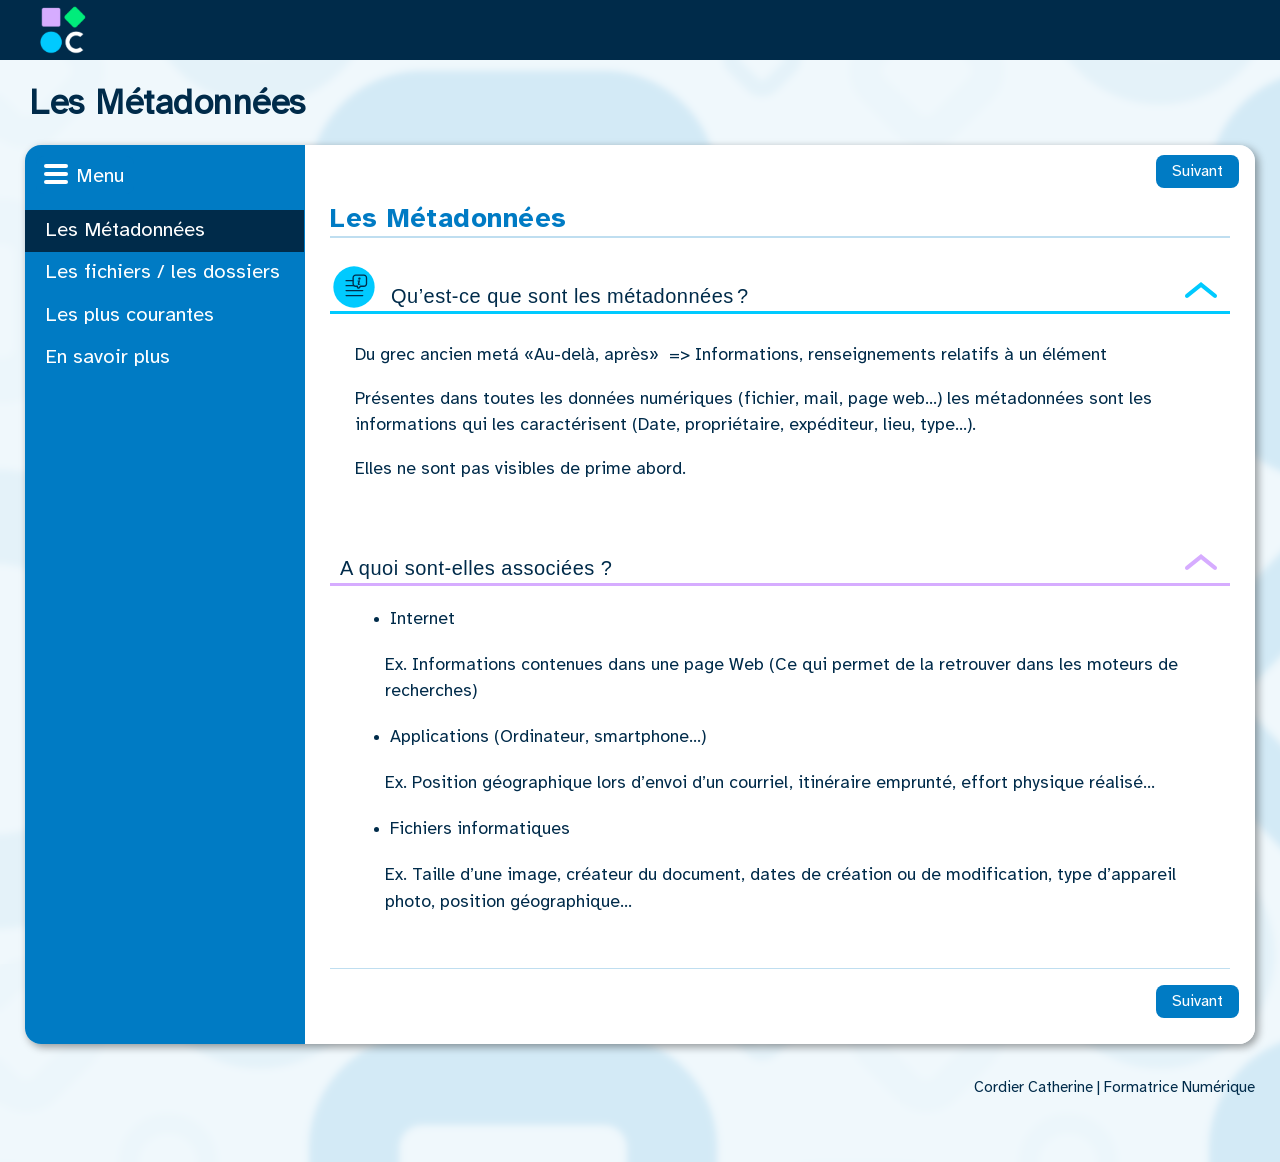
<file: index.html>
<!doctype html>
<html lang="fr">
<head>
<link rel="stylesheet" type="text/css" href="base.css" />
<link rel="stylesheet" type="text/css" href="content.css" />
<link rel="stylesheet" type="text/css" href="nav.css" />
<meta http-equiv="content-type" content="text/html;  charset=utf-8" />
<title>Les Métadonnées </title>
<link rel="shortcut icon" href="favicon.ico" type="image/x-icon" />
<meta name="author" content="Cordier Catherine" />
<meta name="generator" content="eXeLearning 2.9 Portable - exelearning.net" />
<meta name="description" content="Atelier découverte" />
<!--[if lt IE 9]><script type="text/javascript" src="exe_html5.js"></script><![endif]-->
<script type="text/javascript" src="exe_jquery.js"></script>
<script type="text/javascript" src="common_i18n.js"></script>
<script type="text/javascript" src="common.js"></script>
<meta name="viewport" content="width=device-width, initial-scale=1" />
    </head>
<body class="exe-web-site" id="exe-node-0"><script type="text/javascript">document.body.className+=" js"</script>
<div id="content">
<p id="skipNav"><a href="#main" class="sr-av">Ignorer la navigation</a></p>
<header id="header" ><div id="headerContent">Les Métadonnées</div></header>
<nav id="siteNav">
<ul>
   <li id="active"><a href="index.html" class="active daddy main-node">Les Métadonnées</a></li>
   <li><a href="les_fichiers__les_dossiers.html" class="no-ch">Les fichiers / les dossiers</a></li>
   <li><a href="les_plus_courantes.html" class="no-ch">Les plus courantes</a></li>
   <li><a href="en_savoir_plus.html" class="no-ch">En savoir plus</a></li>
</ul>
</nav>
<div id='topPagination'>
<nav class="pagination noprt">
<a href="les_fichiers__les_dossiers.html" class="next"><span>Suivant<span> &raquo;</span></span></a>
</nav>
</div>
<div id="main-wrapper">
<section id="main">
<header id="nodeDecoration"><h1 id="nodeTitle">Les Métadonnées</h1></header>
<article class="iDevice_wrapper activityIdevice em_iDevice em_iDevice_activity" id="id0">
<div class="iDevice emphasis1" >
<header class="iDevice_header"><h1 class="iDeviceTitle">Qu’est-ce que sont les métadonnées ?</h1></header>
<div class="iDevice_inner">
<div class="iDevice_content_wrapper">
<div id="ta0_127_2" class="block iDevice_content">
<p>Du grec ancien metá «Au-delà, après»  =&gt; Informations, renseignements relatifs à un élément</p>
<p>Présentes dans toutes les données numériques (fichier, mail, page web…) les métadonnées sont les informations qui les caractérisent (Date, propriétaire, expéditeur, lieu, type…).</p>
<p>Elles ne sont pas visibles de prime abord.</p>
<p></p>
</div>
</div>
</div>
</div>
</article>
<article class="iDevice_wrapper textIdevice em_iDevice" id="id1">
<div class="iDevice emphasis1" >
<header class="iDevice_header iDevice_header_noIcon"><h1 class="iDeviceTitle">A quoi sont-elles associées ?</h1></header>
<div class="iDevice_inner">
<div class="iDevice_content_wrapper">
<div id="ta1_128_2" class="block iDevice_content">
<div class="exe-text"><ul>
<li>Internet</li>
</ul>
<p style="padding-left: 30px;">Ex. Informations contenues dans une page Web (Ce qui permet de la retrouver dans les moteurs de recherches)</p>
<ul>
<li>Applications (Ordinateur, smartphone…)</li>
</ul>
<p style="padding-left: 30px;">Ex. Position géographique lors d’envoi d’un courriel, itinéraire emprunté, effort physique réalisé…</p>
<ul>
<li>Fichiers informatiques</li>
</ul>
<p style="padding-left: 30px;">Ex. Taille d’une image, créateur du document, dates de création ou de modification, type d’appareil photo, position géographique…</p></div>
</div>
</div>
</div>
</div>
</article>
</section>
</div>
<div id='bottomPagination'>
<nav class="pagination noprt">
<a href="les_fichiers__les_dossiers.html" class="next"><span>Suivant<span> &raquo;</span></span></a>
</nav>
</div>
<footer id="siteFooter">Cordier Catherine | Formatrice Numérique </footer></div>
<script type="text/javascript" src="_style_js.js"></script></body></html>
</file>
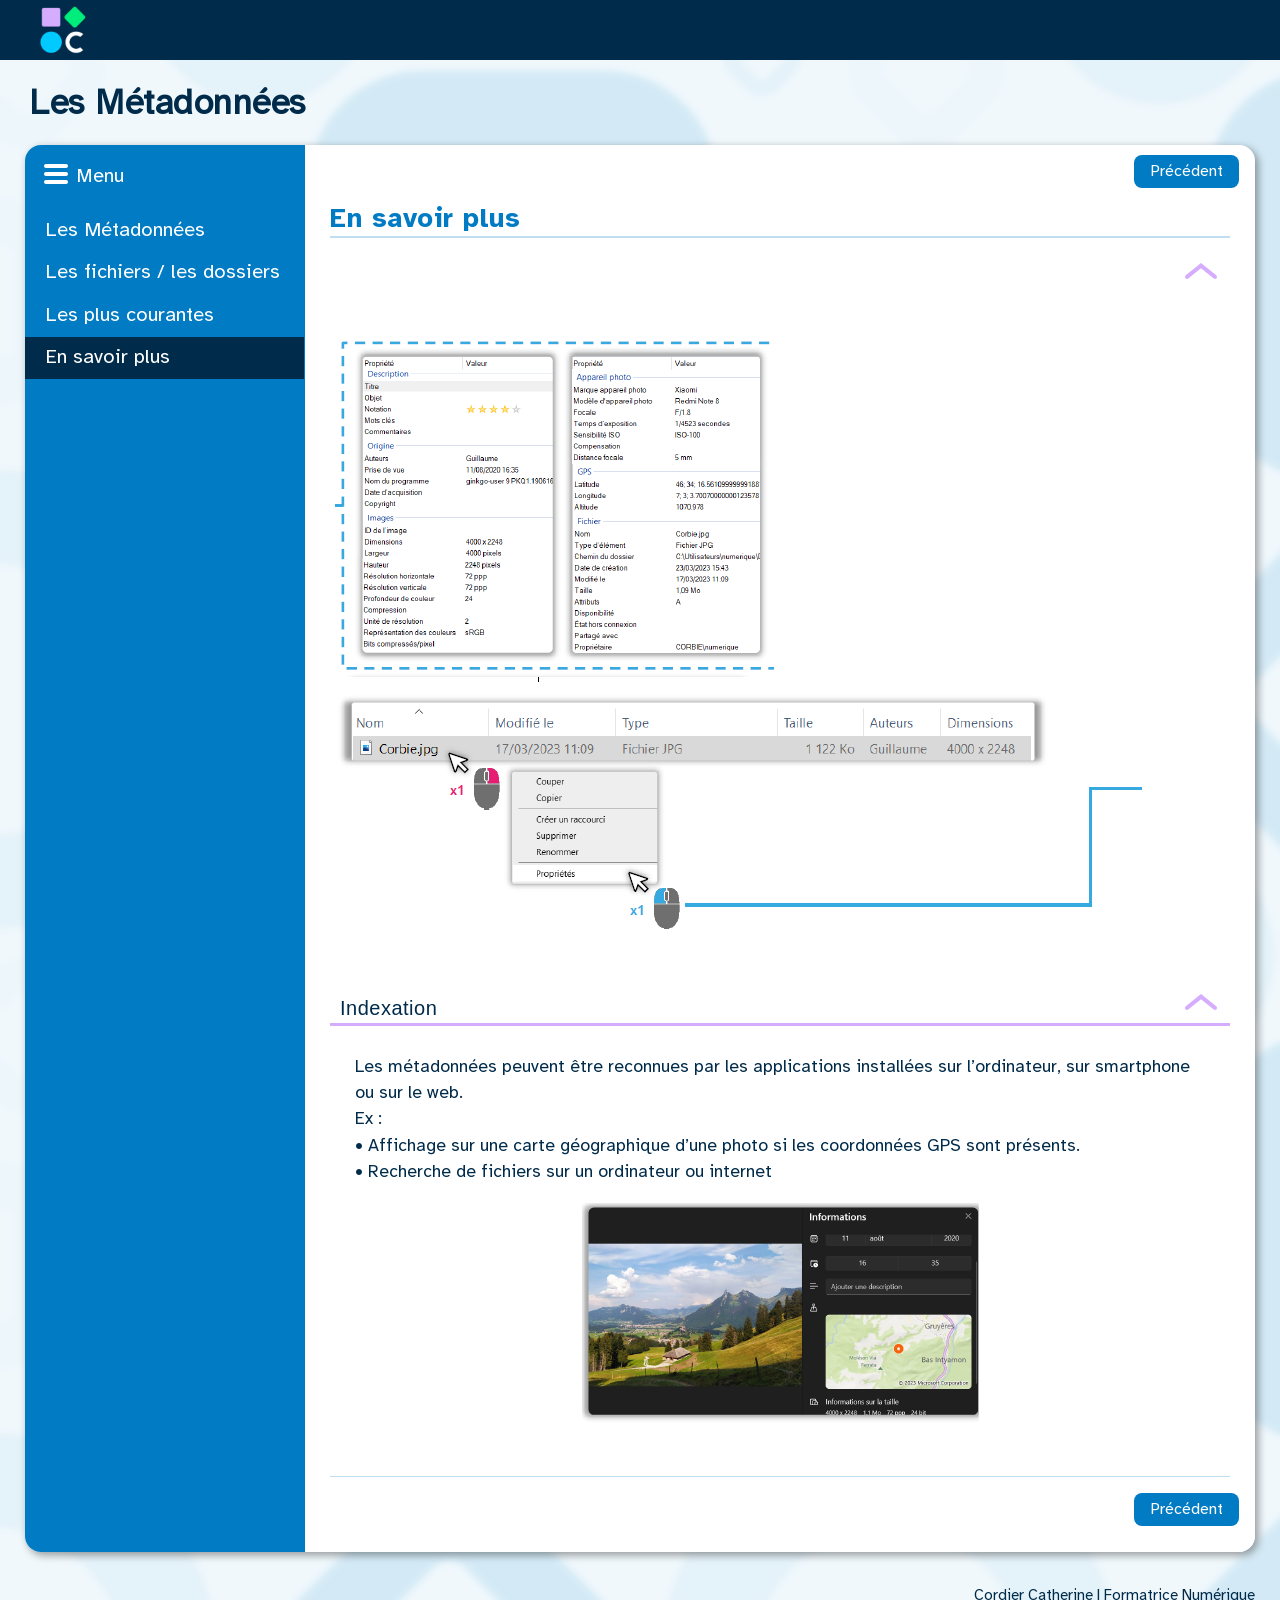
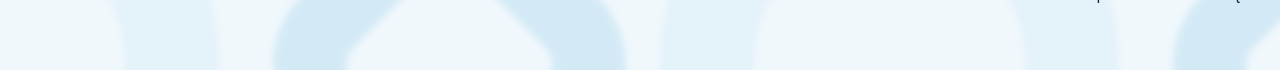
<file: en_savoir_plus.html>
<!doctype html>
<html lang="fr">
<head>
<link rel="stylesheet" type="text/css" href="base.css" />
<link rel="stylesheet" type="text/css" href="content.css" />
<link rel="stylesheet" type="text/css" href="nav.css" />
<meta http-equiv="content-type" content="text/html;  charset=utf-8" />
<title>En savoir plus | Les Métadonnées </title>
<link rel="shortcut icon" href="favicon.ico" type="image/x-icon" />
<meta name="author" content="Cordier Catherine" />
<meta name="generator" content="eXeLearning 2.9 Portable - exelearning.net" />
<!--[if lt IE 9]><script type="text/javascript" src="exe_html5.js"></script><![endif]-->
<script type="text/javascript" src="exe_jquery.js"></script>
<script type="text/javascript" src="common_i18n.js"></script>
<script type="text/javascript" src="common.js"></script>
<meta name="viewport" content="width=device-width, initial-scale=1" />
    </head>
<body class="exe-web-site" id="exe-node-3"><script type="text/javascript">document.body.className+=" js"</script>
<div id="content">
<p id="skipNav"><a href="#main" class="sr-av">Ignorer la navigation</a></p>
<header id="header" ><div id="headerContent">Les Métadonnées</div></header>
<nav id="siteNav">
<ul>
   <li><a href="index.html" class="daddy main-node">Les Métadonnées</a></li>
   <li><a href="les_fichiers__les_dossiers.html" class="no-ch">Les fichiers / les dossiers</a></li>
   <li><a href="les_plus_courantes.html" class="no-ch">Les plus courantes</a></li>
   <li id="active"><a href="en_savoir_plus.html" class="active no-ch">En savoir plus</a></li>
</ul>
</nav>
<div id='topPagination'>
<nav class="pagination noprt">
<a href="les_plus_courantes.html" class="prev"><span><span>&laquo; </span>Précédent</span></a>
</nav>
</div>
<div id="main-wrapper">
<section id="main">
<header id="nodeDecoration"><h1 id="nodeTitle">En savoir plus</h1></header>
<article class="iDevice_wrapper textIdevice" id="id7">
<div class="iDevice emphasis0" >
<div id="ta7_134_2" class="block iDevice_content">
<div class="exe-text"><p></p>
<p><img src="img1.png" width="439" height="342" style="vertical-align: top;" /><img src="img0.1.png" width="807" height="273" style="float: left;" /></p></div>
</div>
</div>
</article>
<article class="iDevice_wrapper textIdevice em_iDevice" id="id8">
<div class="iDevice emphasis1" >
<header class="iDevice_header iDevice_header_noIcon"><h1 class="iDeviceTitle">Indexation</h1></header>
<div class="iDevice_inner">
<div class="iDevice_content_wrapper">
<div id="ta8_135_2" class="block iDevice_content">
<div class="exe-text"><p>Les métadonnées peuvent être reconnues par les applications installées sur l’ordinateur, sur smartphone ou sur le web.<br />Ex :<br />• Affichage sur une carte géographique d’une photo si les coordonnées GPS sont présents.<br />• Recherche de fichiers sur un ordinateur ou internet</p>
<p><img src="img0.2.png" width="397" height="220" alt="" style="display: block; margin-left: auto; margin-right: auto;" /></p></div>
</div>
</div>
</div>
</div>
</article>
</section>
</div>
<div id='bottomPagination'>
<nav class="pagination noprt">
<a href="les_plus_courantes.html" class="prev"><span><span>&laquo; </span>Précédent</span></a>
</nav>
</div>
<footer id="siteFooter">Cordier Catherine | Formatrice Numérique </footer></div>
<script type="text/javascript" src="_style_js.js"></script></body></html>
</file>
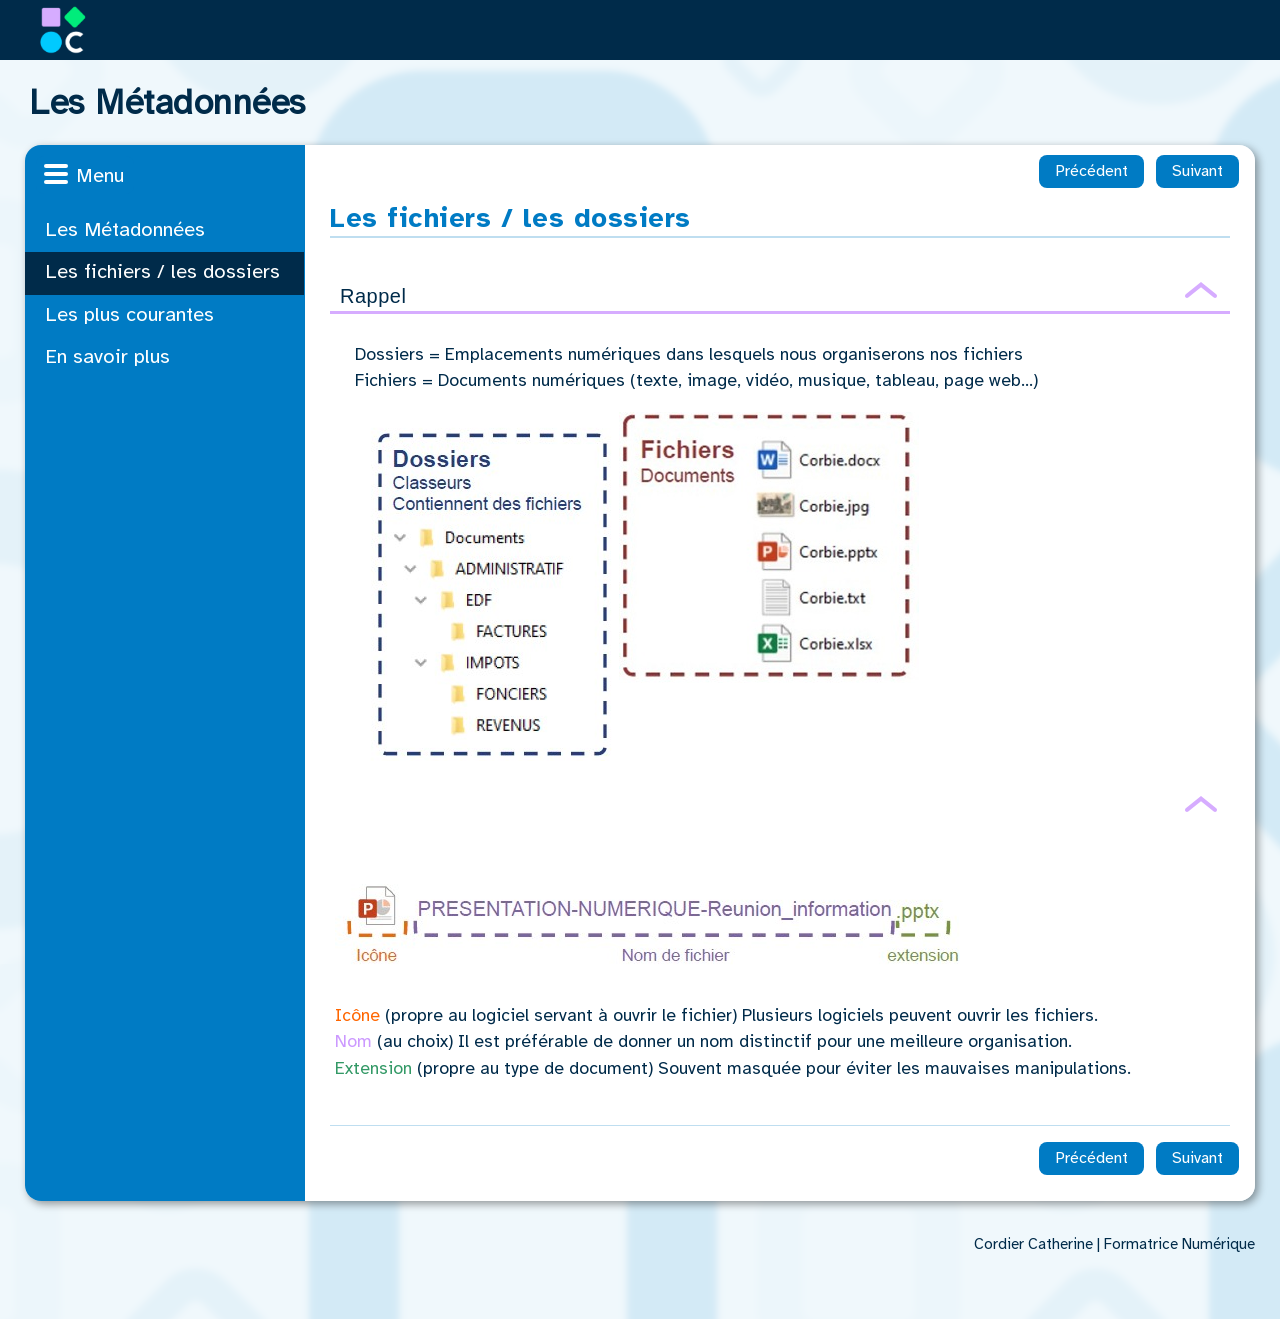
<file: les_fichiers__les_dossiers.html>
<!doctype html>
<html lang="fr">
<head>
<link rel="stylesheet" type="text/css" href="base.css" />
<link rel="stylesheet" type="text/css" href="content.css" />
<link rel="stylesheet" type="text/css" href="nav.css" />
<meta http-equiv="content-type" content="text/html;  charset=utf-8" />
<title>Les fichiers / les dossiers | Les Métadonnées </title>
<link rel="shortcut icon" href="favicon.ico" type="image/x-icon" />
<meta name="author" content="Cordier Catherine" />
<meta name="generator" content="eXeLearning 2.9 Portable - exelearning.net" />
<!--[if lt IE 9]><script type="text/javascript" src="exe_html5.js"></script><![endif]-->
<script type="text/javascript" src="exe_jquery.js"></script>
<script type="text/javascript" src="common_i18n.js"></script>
<script type="text/javascript" src="common.js"></script>
<meta name="viewport" content="width=device-width, initial-scale=1" />
    </head>
<body class="exe-web-site" id="exe-node-1"><script type="text/javascript">document.body.className+=" js"</script>
<div id="content">
<p id="skipNav"><a href="#main" class="sr-av">Ignorer la navigation</a></p>
<header id="header" ><div id="headerContent">Les Métadonnées</div></header>
<nav id="siteNav">
<ul>
   <li><a href="index.html" class="daddy main-node">Les Métadonnées</a></li>
   <li id="active"><a href="les_fichiers__les_dossiers.html" class="active no-ch">Les fichiers / les dossiers</a></li>
   <li><a href="les_plus_courantes.html" class="no-ch">Les plus courantes</a></li>
   <li><a href="en_savoir_plus.html" class="no-ch">En savoir plus</a></li>
</ul>
</nav>
<div id='topPagination'>
<nav class="pagination noprt">
<a href="index.html" class="prev"><span><span>&laquo; </span>Précédent</span></a> <span class="sep">| </span><a href="les_plus_courantes.html" class="next"><span>Suivant<span> &raquo;</span></span></a>
</nav>
</div>
<div id="main-wrapper">
<section id="main">
<header id="nodeDecoration"><h1 id="nodeTitle">Les fichiers / les dossiers</h1></header>
<article class="iDevice_wrapper textIdevice em_iDevice" id="id2">
<div class="iDevice emphasis1" >
<header class="iDevice_header iDevice_header_noIcon"><h1 class="iDeviceTitle">Rappel</h1></header>
<div class="iDevice_inner">
<div class="iDevice_content_wrapper">
<div id="ta2_129_2" class="block iDevice_content">
<div class="exe-text"><p>Dossiers = Emplacements numériques dans lesquels nous organiserons nos fichiers<br />Fichiers = Documents numériques (texte, image, vidéo, musique, tableau, page web…)</p>
<p><img src="1.jpg" width="264" height="349" style="float: left;" /></p>
<p></p>
<p></p>
<p><img src="3.jpg" alt="" width="300" height="271" /></p></div>
</div>
</div>
</div>
</div>
</article>
<article class="iDevice_wrapper textIdevice" id="id3">
<div class="iDevice emphasis0" >
<div id="ta3_130_2" class="block iDevice_content">
<div class="exe-text"><p><img src="4.jpg" alt="" width="654" height="109" /></p>
<p><span style="color: #ff6600;">Icône</span> (propre au logiciel servant à ouvrir le fichier) Plusieurs logiciels peuvent ouvrir les fichiers.<br /><span style="color: #cc99ff;">Nom </span>(au choix) Il est préférable de donner un nom distinctif pour une meilleure organisation.<br /><span style="color: #339966;">Extension</span> (propre au type de document) Souvent masquée pour éviter les mauvaises manipulations.</p></div>
</div>
</div>
</article>
</section>
</div>
<div id='bottomPagination'>
<nav class="pagination noprt">
<a href="index.html" class="prev"><span><span>&laquo; </span>Précédent</span></a> <span class="sep">| </span><a href="les_plus_courantes.html" class="next"><span>Suivant<span> &raquo;</span></span></a>
</nav>
</div>
<footer id="siteFooter">Cordier Catherine | Formatrice Numérique </footer></div>
<script type="text/javascript" src="_style_js.js"></script></body></html>
</file>
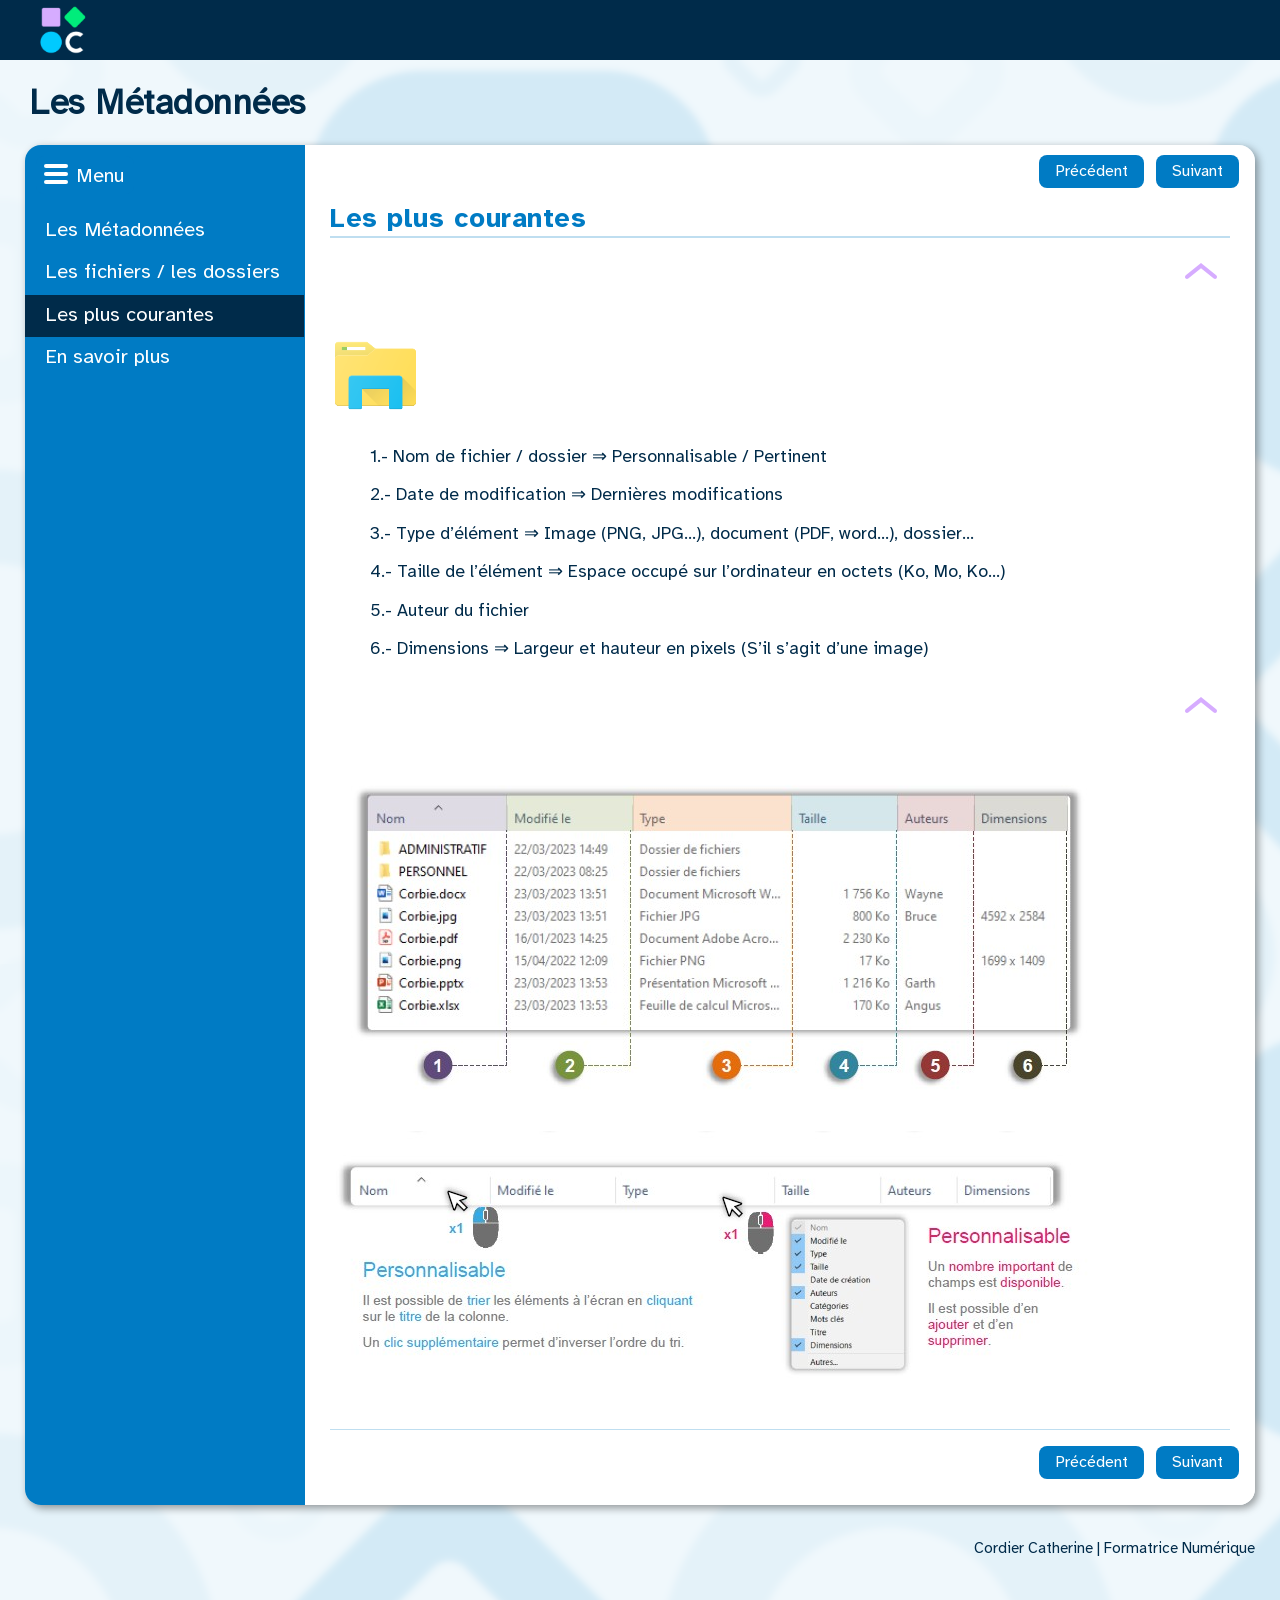
<file: les_plus_courantes.html>
<!doctype html>
<html lang="fr">
<head>
<link rel="stylesheet" type="text/css" href="base.css" />
<link rel="stylesheet" type="text/css" href="content.css" />
<link rel="stylesheet" type="text/css" href="nav.css" />
<meta http-equiv="content-type" content="text/html;  charset=utf-8" />
<title>Les plus courantes | Les Métadonnées </title>
<link rel="shortcut icon" href="favicon.ico" type="image/x-icon" />
<meta name="author" content="Cordier Catherine" />
<meta name="generator" content="eXeLearning 2.9 Portable - exelearning.net" />
<!--[if lt IE 9]><script type="text/javascript" src="exe_html5.js"></script><![endif]-->
<script type="text/javascript" src="exe_jquery.js"></script>
<script type="text/javascript" src="common_i18n.js"></script>
<script type="text/javascript" src="common.js"></script>
<meta name="viewport" content="width=device-width, initial-scale=1" />
    </head>
<body class="exe-web-site" id="exe-node-2"><script type="text/javascript">document.body.className+=" js"</script>
<div id="content">
<p id="skipNav"><a href="#main" class="sr-av">Ignorer la navigation</a></p>
<header id="header" ><div id="headerContent">Les Métadonnées</div></header>
<nav id="siteNav">
<ul>
   <li><a href="index.html" class="daddy main-node">Les Métadonnées</a></li>
   <li><a href="les_fichiers__les_dossiers.html" class="no-ch">Les fichiers / les dossiers</a></li>
   <li id="active"><a href="les_plus_courantes.html" class="active no-ch">Les plus courantes</a></li>
   <li><a href="en_savoir_plus.html" class="no-ch">En savoir plus</a></li>
</ul>
</nav>
<div id='topPagination'>
<nav class="pagination noprt">
<a href="les_fichiers__les_dossiers.html" class="prev"><span><span>&laquo; </span>Précédent</span></a> <span class="sep">| </span><a href="en_savoir_plus.html" class="next"><span>Suivant<span> &raquo;</span></span></a>
</nav>
</div>
<div id="main-wrapper">
<section id="main">
<header id="nodeDecoration"><h1 id="nodeTitle">Les plus courantes</h1></header>
<article class="iDevice_wrapper textIdevice" id="id5">
<div class="iDevice emphasis0" >
<div id="ta5_132_2" class="block iDevice_content">
<div class="exe-text"><p><img src="img0.png" width="81" height="81" alt="" /></p>
<ol style="list-style-type: decimal;" class=" auto-numbered">
<li>Nom de fichier / dossier ⇒ Personnalisable / Pertinent</li>
<li>Date de modification ⇒ Dernières modifications</li>
<li>Type d’élément ⇒ Image (PNG, JPG…), document (PDF, word...), dossier…</li>
<li>Taille de l’élément ⇒ Espace occupé sur l’ordinateur en octets (Ko, Mo, Ko…)</li>
<li>Auteur du fichier</li>
<li>Dimensions ⇒ Largeur et hauteur en pixels (S’il s’agit d’une image)</li>
</ol></div>
</div>
</div>
</article>
<article class="iDevice_wrapper textIdevice" id="id6">
<div class="iDevice emphasis0" >
<div id="ta6_133_2" class="block iDevice_content">
<div class="exe-text"><p><img src="5.jpg" alt="" width="763" height="336" /></p>
<p><img src="6.jpg" alt="" width="754" height="247" /></p></div>
</div>
</div>
</article>
</section>
</div>
<div id='bottomPagination'>
<nav class="pagination noprt">
<a href="les_fichiers__les_dossiers.html" class="prev"><span><span>&laquo; </span>Précédent</span></a> <span class="sep">| </span><a href="en_savoir_plus.html" class="next"><span>Suivant<span> &raquo;</span></span></a>
</nav>
</div>
<footer id="siteFooter">Cordier Catherine | Formatrice Numérique </footer></div>
<script type="text/javascript" src="_style_js.js"></script></body></html>
</file>
<file: base.css>
/*
eXe
Copyright 2004-2006, University of Auckland
Copyright 2004-2007 eXe Project, New Zealand Tertiary Education Commission
base style sheet for all themes
*/
body{margin:0;padding:0 10px 10px 10px;font-family:arial,verdana,helvetica,sans-serif;font-size:.8em}#header{text-align:left;height:50px;padding-left:20px;font-size:2.2em;font-weight:bold}a{text-decoration:none}a:hover,a:focus{text-decoration:underline}img.submit,img.help,img.info,img.gallery{border:0}li{list-style-position:inside}#nodeDecoration{padding:.1em;border-bottom:0;text-align:right}.block,.feedback{display:block;padding-top:.25em;padding-bottom:.25em}.feedback{font-family:times,serif;font-size:120%}.feedback-button p{margin:0}.emphasis0{padding-left:0;margin:0}.iDeviceTitle{font-weight:bold;position:relative;top:-18px}input.feedbackbutton{margin-top:10px;margin-bottom:10px}.popupDiv{background-color:#EDEFF0;border:2px solid #607489;padding:0 4px 4px 4px;margin-left:15px;text-align:left;z-index:99;border-radius:3px}.popupDivLabel{text-align:center;font:message-box;font-weight:bold;color:#fff;cursor:move;margin:0 -4px;background-image:url(popup_bg.gif)}@media print{.feedback{display:block!important}.feedback.iDevice_solution a{text-decoration:none;color:inherit}.iDevice_solution li span{display:none}div.node,article.node{page-break-after:always}.external-iframe{display:none}.external-iframe-src{display:block!important;margin:2em 0;font-size:.95em;text-align:center}#made-with-eXe{display:none}}.external-iframe{border:0}.iDevice a,#siteFooter a,#packageLicense a,.toggle-idevice a{text-decoration:underline}.iDevice a:hover,#siteFooter a:hover,#packageLicense a:hover,.toggle-idevice a:hover{text-decoration:none}.pre-code{background:#112C4A;color:#E7ECF1;font-family:Monaco,Courier,monospace;border-radius:9px;font-size:12px;margin:2em 1em;overflow:auto;padding:20px}.iDevice_content{position:relative;max-width:100%}.exe-epub3 .iDevice_content{position:static}.iDevice_header{background-position:0 50%;background-repeat:no-repeat}.iDevice_header.iDevice_header_noIcon{background-image:none;padding:5px 0}.TrueFalseIdevice label{white-space:nowrap;margin-right:1em;line-height:1.7em}.cloze-activity-form input[type='text']{max-width:calc(100% - .45em)}.exe-dl{margin-bottom:2em;margin-left:1.5em}.exe-dl dt{font-weight:bold}.exe-dl dd{margin:1em 1.5em}.js .exe-dl dt{margin:1.2em 0 0 0}.exe-dl dt a{text-decoration:underline}.exe-dl .icon{font-family:Arial,sans-serif;display:block;width:20px;height:20px;font-size:16px;margin-right:1em;line-height:20px;text-align:center;float:left;border-radius:2px;position:relative}@media all and (min-width:1px){.exe-dl dt a{align-items:center;display:flex;text-decoration:none}.exe-dl .icon{height:18px;line-height:18px;width:18px;padding:1px;font:18px monospace;font-weight:bold;display:flex;justify-content:center;align-items:center}}.exe-dl-toggler{height:20px;margin:1.5em}.exe-dl-toggler a{margin-left:0;font-weight:bold}.js .exe-dl dd{display:none;padding-left:0;margin:1em 1em 1em 37px}.exe-math{display:block;margin:2em 0}.exe-math,.MathJax_Display{text-align:left!important}.exe-math.position-center,.position-center .MathJax_Display,[style*="text-align: center"] .MathJax_Display{text-align:center!important}.exe-math.position-right,.position-right .MathJax_Display,[style*="text-align: right"] .MathJax_Display{text-align:right!important}.js .show-image .exe-math-code,.js .show-code .exe-math-img{display:none}.exe-math-links{font-size:.85em}.exe-math-inline{display:inline;margin:0 .1em!important}.exe-figure{margin:2em 0;max-width:100%}.position-center{margin:2em auto}.position-right{margin:2em 0 2em auto}.float-left{float:left;margin:.5em 1.5em 1em 0}.float-right{float:right;margin:.5em 0 1em 2em}.figcaption{padding-top:.2em}.figcaption.header{padding-top:0;padding-bottom:.2em}.exe-layout-2-cols,.exe-layout-3-cols{width:100%}.exe-layout-2-cols .exe-col{float:left;width:49%}.exe-layout-2-cols .exe-col-1{padding-right:1%}.exe-layout-2-cols .exe-col-2{padding-left:1%}.exe-layout-2-30-70 .exe-col{width:69%}.exe-layout-2-30-70 .exe-col-1{width:29%}.exe-layout-2-70-30 .exe-col{width:29%}.exe-layout-2-70-30 .exe-col-1{width:69%}.exe-layout-3-cols .exe-col{float:left;width:32%}.exe-layout-3-cols .exe-col-1,.exe-layout-3-cols .exe-col-2{padding-right:2%}.exe-block-warning{background:#FCF8E3;color:#796034;border:1px solid #FAEBCC;padding:0 1em;border-radius:4px}p.exe-block-warning{padding:1em}.exe-block-alert{background:#ffc;color:#855000;border:1px solid #FFF099;padding:0 1em;border-radius:4px}p.exe-block-alert{padding:1em}.exe-block-danger{background:#FEF0EF;color:#973C3B;border:1px solid #F3DADD;padding:0 1em;border-radius:4px}p.exe-block-danger{padding:1em}.exe-block-info{background:#E1F1F9;color:#2B627D;border:1px solid #C9EDF4;padding:0 1em;border-radius:4px}p.exe-block-info{padding:1em}.exe-block-success{background:#E5F3E0;color:#336634;border:1px solid #DEEDD1;padding:0 1em;border-radius:4px}p.exe-block-success{padding:1em}.exe-block-warning a{color:#4F360A}.exe-block-alert a{color:#5B2600}.exe-block-danger a{color:#6D1211}.exe-block-info a{color:#063853}.exe-block-success a{color:#093C0A}div.exe-block-warning,div.exe-block-alert,div.exe-block-danger,div.exe-block-info,div.exe-block-success{margin:1em 0}.js a.exe-enlarge{position:relative;display:block}.exe-enlarge-icon{display:none;width:30px;height:30px;position:absolute;top:50%;left:50%;margin:-15px 0 0 -15px;border-radius:15px;background:#333;z-index:10;box-shadow:0 0 7px 0 #DDD}.exe-enlarge-icon b{width:30px;height:30px;line-height:30px;text-align:center;display:block;font-size:1.3em;color:#FFF}.exe-enlarge-icon b:before{content:"+"}.js a.exe-enlarge:hover img,.js a.exe-enlarge:focus img{opacity:.7;filter:alpha(opacity=70)}a.exe-enlarge:hover .exe-enlarge-icon,a.exe-enlarge:focus .exe-enlarge-icon{display:block;*display:none}.exe-clear{overflow:auto}.toggle-idevice,.exe-hidden,.js-required,.js .js-hidden,.exe-mindmap-code{display:none}.js .js-required{display:block}#packageLicense{text-align:center}.js #main .iDevice_hint_title{font-size:1em;margin-top:0;font-weight:normal;*margin-top:1em}.iDevice_hint{margin-bottom:1.5em}.iDevice_hint_title a{background-repeat:no-repeat;background-position:0 50%;padding-left:23px;text-decoration:none}.iDevice_hint_content{padding:0 23px}.iDevice_answer{overflow:hidden;*margin:1.5em 0}.iDevice_answer{overflow:hidden}.iDevice_answer p{margin-top:0}.iDevice_answer-field{width:2.5em;float:left}.js .iDevice_answer-content,.js .iDevice_answer-feedback{padding-left:2.5em}.hidden-idevice .image_text{display:none}abbr[title],acronym[title]{text-decoration:none;border-bottom:1px dotted}.pagination.page-counter{text-align:center}.pagination.noprt .sep{display:none}.pagination.noprt .page-counter{margin-right:20px}#topPagination .page-counter{margin-left:20px;margin-right:0}#skipNav{margin:0;position:absolute;width:100%}.sr-av,.js .js-sr-av,#skipNav a,.exe-hidden-accessible,.js .exe-tooltip-text{position:absolute;overflow:hidden;clip:rect(0 0 0 0);clip:rect(0,0,0,0);height:0}#skipNav a{background:#333;color:#fff;padding:.4em .85em}#skipNav a:active,#skipNav a:focus{position:static;overflow:visible;clip:auto;height:auto}.exe-table{margin:2em auto;max-width:100%;border:1px solid #CCC;border-collapse:collapse;border-spacing:0}.exe-table tr{background:#fff}.exe-table caption{padding:.5em 0;text-align:center;font-style:italic}.exe-table td,.exe-table th{border:1px solid #CCC;margin:0;padding:.5em 1em}.exe-table thead{background:#ddd;color:#000;text-align:left}.exe-table tr:nth-child(2n-1) td,.exe-table tbody tr:nth-child(2n-1) th{background:#F4F4F4}.exe-table tbody tr:nth-child(2n) th{background:#F4F4F4}.exe-table tbody tr:nth-child(2n-1) th{background:#E4E4E4}.exe-table thead+tbody tr:nth-child(2n) th{background:#fff}.exe-table thead+tbody tr:nth-child(2n-1) th{background:#F4F4F4}.exe-table-minimalist{margin:2em auto;border-collapse:collapse}.exe-table-minimalist tr{background:#fff}.exe-table-minimalist thead th{color:#000;padding:.6em 1.5em .6em .8em;border-bottom:2px solid #CCC;text-align:left}.exe-table-minimalist td,.exe-table-minimalist tbody th{border-bottom:1px solid #ccc;color:#555;padding:.5em 1.5em .5em .8em}.exe-table-minimalist tbody tr:hover td,.exe-table-minimalist tbody tr:hover th{color:#222}.exe-table-minimalist tr:nth-child(2n-1) td,.exe-table-minimalist tbody tr:nth-child(2n-1) th{background:#F9F9F9}.exe-table-minimalist caption{text-align:center;font-style:italic;border-bottom:2px solid #CCC;padding:.6em 0}.exe-table-responsive{display:block;overflow-x:auto;border:none}.exe-table-responsive,.exe-table-responsive th,.exe-table-responsive tr,.exe-table-responsive td{width:auto!important}body .qtip{font-size:.85em;line-height:1.5em}.qtip .exe-tooltip-text{position:relative;overflow:auto;clip:auto;height:auto}ol.auto-numbered{counter-reset:item}.auto-numbered ol{counter-reset:item}.auto-numbered li{display:block}.auto-numbered li:before{content:counters(item,".") ".- ";counter-increment:item}.exe-quote-cite cite{display:block;text-align:right;margin-top:-.5em}.exe-link-data{font-size:.8em;margin:0 .2em}.exe-link-data abbr{cursor:help}.styled-qc{font-family:Georgia,serif;font-style:italic;margin:1.5em 2.5em;padding:.25em 3.5em;position:relative}.styled-qc:before{display:block;content:"\201C";font-size:5em;position:absolute;left:0;top:-20px}.js .pbl-task-info{visibility:hidden}.pbl-task-info dt{float:left;font-weight:bold;margin-right:.5em}.pbl-task-info{overflow:hidden;margin:1em 0 1.5em 20px;width:auto;float:right;text-align:right}.pbl-task-info dt{margin:0;float:left;clear:left;width:150px}.pbl-task-info dd{margin:0 0 0 150px;text-align:left;padding-left:.5em}.pbl-task-info dd:after{content:'';display:block;clear:both}.pbl-task-description{clear:both}iframe,object,embed{max-width:100%}img,video{max-width:100%;height:auto}@media all and (max-width:992px){.exe-layout-3-cols .exe-col{float:none;width:100%;padding:0}.exe-layout-3-cols .exe-col .exe-figure{margin:2em auto}}@media all and (max-width:780px){.styled-qc{margin:1.5em .5em}.exe-layout-2-cols .exe-col{float:none;width:100%;padding:0}.exe-layout-2-cols .exe-col .exe-figure{margin:2em auto}}#exe-client-search-form{text-align:right;margin-bottom:2em}#exe-client-search-form p{margin:0}#exe-client-search-text{border:1px solid #ddd;padding:5px 10px;width:250px;max-width:60%}#exe-client-search-submit{border:1px solid #ddd;padding:5px 10px;background:#ddd;margin-left:-.4em;color:#333}.exe-client-search-results #nodeTitle,.exe-client-search-results .iDevice_wrapper,#exe-client-search-results,#exe-client-search-reset{display:none}.exe-client-search-results #exe-client-search-results{display:block}.exe-client-search-results #exe-client-search-reset{display:inline;line-height:2em}#exe-client-search-results p{margin-top:1.5em}#exe-client-search-results ul{margin:1.5em 1.5em 3em 1.5em;padding:0;list-style:none}#main #exe-client-search-results li{list-style-image:none;margin-bottom:1.5em}#exe-client-search-results a{font-size:1.15em}.exe-client-search-result{background:yellow}.exe-client-search-read-more{font-size:.7em;margin-left:.2em}#exe-client-search-reset{margin-left:.5em}@media all and (max-width:700px){#exe-client-search-form{text-align:center}}@media all and (max-width:600px){.exe-client-search-results #exe-client-search-reset{display:block;margin:1em 0 0 0}}#made-with-eXe{margin:0;position:fixed;bottom:0;right:0}#made-with-eXe a{text-decoration:none;box-shadow:rgba(0,0,0,0.35) 0 5px 15px;border-top-left-radius:4px;color:#222;font-size:11px;font-family:Arial,sans-serif;line-height:35px;width:35px;height:35px;background:#fff url(exe_powered_logo.png) no-repeat 0 50%;display:block;background-size:auto 23px;text-decoration:none;transition:.5s;opacity:.8}#made-with-eXe span{padding-left:35px;padding-right:5px}#made-with-eXe span span{position:absolute;overflow:hidden;clip:rect(0 0 0 0);clip:rect(0,0,0,0);height:0}#made-with-eXe a:hover{width:auto;padding:0 5px;background-position:5px 50%;opacity:1}
</file>
<file: content.css>
/*cREAgal v2.3 20250322*/

:root{
  --light-blue-color: #007BC4;
  --dark-blue-color: #002B4A;
  --dua-eng-color: #00ED7B;
  --dua-rep-color: #D6ACFF;
  --dua-exp-color: #00CAFF;
  --height-score:54px;
  --text-score-font :1.875em;
  --text-score-padding : 0.1em 0e 0 0e;
}

/* vietnamese */
@font-face {
  font-family: "Atkinson";
  font-style: normal;
  font-weight: 300;
  src: local("Atkinson Regular"), local("Atkinson-Regular"),
    url(Atkinson-Hyperlegible-Regular-102a.woff2) format("woff2");
  unicode-range: U+0102-0103, U+0110-0111, U+1EA0-1EF9, U+20AB;
}

@font-face {
  font-family: "Atkinson Bold";
  font-style: bold;
  font-weight: 300;
  src: local("Atkinson Bold"), local("Atkinson-Bold"),
    url(Atkinson-Hyperlegible-Bold-102a.woff2) format("woff2");
  unicode-range: U+0102-0103, U+0110-0111, U+1EA0-1EF9, U+20AB;
}

/* latin-ext */
@font-face {
  font-family: "Atkinson";
  font-style: normal;
  font-weight: 300;
  src: local("Atkinson Regular"), local("Atkinson-Regular"),
    url(Atkinson-Hyperlegible-Regular-102a.woff2) format("woff2");
  unicode-range: U+0100-024F, U+0259, U+1E00-1EFF, U+2020, U+20A0-20AB,
    U+20AD-20CF, U+2113, U+2C60-2C7F, U+A720-A7FF;
}

@font-face {
  font-family: "Atkinson Bold";
  font-style: bold;
  font-weight: 300;
  src: local("Atkinson Bold"), local("Atkinson-Bold"),
    url(Atkinson-Hyperlegible-Bold-102a.woff2) format("woff2");
  unicode-range: U+0100-024F, U+0259, U+1E00-1EFF, U+2020, U+20A0-20AB,
    U+20AD-20CF, U+2113, U+2C60-2C7F, U+A720-A7FF;
}

/* latin */
@font-face {
  font-family: "Atkinson";
  font-style: normal;
  font-weight: 300;
  src: local("Atkinson Regular"), local("Atkinson-Regular"),
    url(Atkinson-Hyperlegible-Regular-102a.woff2) format("woff2");
  unicode-range: U+0000-00FF, U+0131, U+0152-0153, U+02BB-02BC, U+02C6, U+02DA,
    U+02DC, U+2000-206F, U+2074, U+20AC, U+2122, U+2191, U+2193, U+2212, U+2215,
    U+FEFF, U+FFFD;
}

@font-face {
  font-family: "Atkinson Bold";
  font-style: bold;
  font-weight: 300;
  src: local("Atkinson Bold"), local("Atkinson-Bold"),
    url(Atkinson-Hyperlegible-Bold-102a.woff2) format("woff2");
  unicode-range: U+0000-00FF, U+0131, U+0152-0153, U+02BB-02BC, U+02C6, U+02DA,
    U+02DC, U+2000-206F, U+2074, U+20AC, U+2122, U+2191, U+2193, U+2212, U+2215,
    U+FEFF, U+FFFD;
}


html,
body {
  min-height: 100%;
}

body {
  font: 1em/1em "Atkinson", Arial, Helvetica, sans-serif;
  padding: 20px;
  margin: 0;
  text-align: left;
  color: #002b4a;
  background: #ffffff;
}

textarea{
  font-family: "Atkinson", ​Arial, Helvetica, sans-serif;
  font-size: 1.25rem;
}

select,
input,
.feedback {
  font-family: "Atkinson", ​Arial, Helvetica, sans-serif;
  font-size: 1.1rem;
}

.pre-code,
.highlighted-code {
  font-family: "Atkinson", ​Arial, Helvetica, sans-serif;
  font-size: 0.9em;
  border-radius: 0;
}

a {
  color: #007691;
}

/* Header is also in single page */
h1 {
  font-size: 2.4rem;
  line-height: 1.25em;
  color: #002b4a;
  letter-spacing: 0.5px;
  font-weight: normal;
}

#header h1 {
  margin: 0;
  font-size: 2em;
  color: #002B4A;
}

#header,
#emptyHeader,
#nodeDecoration {
  height: auto;
  font-size: 1em;
  line-height: 1.8em;
  text-align: left;
  letter-spacing: 0.5px;
  padding: 10px;
  margin-bottom: 0;
}

.exe-single-page #header {
  font-size: 1.55em;
}

#nodeTitle {
  font-size: 1.5em;
  line-height: normal;
  font-weight: bold;
  margin: 0;
  color: #002b4a;
  padding: 6px;
}

#header h1 {
 text-shadow: 0 0 8px rgba(255, 255, 255, 0.6), 0 0 5px rgba(255, 255, 255, 0.6), 0 0 2px rgba(255, 255, 255, 0.9);
}

/* .nodeTitle when single page */
.nodeTitle {
  padding: 25px 0;
  border-bottom: 1px dotted #97afb2;
  margin: 25px 0 0 0;
  color: #3a4749;
  letter-spacing: 0.5px;
  font-size: 2.5em;
}

h2 {
  font-size: 1.25em;
  color: #002b4a;
  letter-spacing: 0.5px;
  font-weight: normal;
  line-height: 1.5rem;
}

h3 {
  font-size: 1.4rem;
  line-height: 1.25em;
  color: #002b4a;
  letter-spacing: 0.5px;
  font-weight: normal;
}

p {
  font-size: 1.1em;
  margin: 1em 0.3em;
  line-height: 1.5em;
}


ol,
ul {
  color: #002B4A;
  margin: 8px 0px 0px 0px;
}

ol li,
ul li {
  margin-bottom: 8px;
  line-height: 1.9rem;
  font-size:1.1rem;
}

#main {
  height: auto !important;
  height: 300px;
  min-height: 400px;
  border-bottom: 1px solid #BFDEF0;
}

#main h4 {
  font-size: 1.2rem;
  line-height: 1.25em;
  font-weight: normal;
}

#main h5 {
  font-size: 1.1rem;
  line-height: 1.25em;
  font-weight: normal;
}

#main h6 {
  font-size: 0.9rem;
  line-height: 1.25em;
  font-weight: normal;
}

.iDevice {
  margin: 25px 0;
}

/* iDevice icons */
.iDevice_header {
  background: url(icon_udl_exp_interactivo.svg) no-repeat 0 50%;
  padding-left: 51px;
  position: relative;
  height: 48px;
}

.hidden-idevice .iDevice_header {
  background-color: #FFFFFF;
  padding-left: 51px;
  border-bottom: 3px solid var(--dua-exp-color);
}

.iDevice_header.iDevice_header_noIcon {
  padding: 0;
}

.activityIdevice .iDevice_header {
  background-image: url(icon_udl_exp_actividad.svg);
  padding-left: 51px;

}

.readingIdevice .iDevice_header {
  background-image: url(icon_udl_rep_lee.svg);
  padding-left: 51px;
}

.objectivesIdevice .iDevice_header {
  background-image: url(icon_udl_eng_objetivos.svg);
  padding-left: 51px;
}

.RssIdevice .iDevice_header {
  background-image: url(icon_udl_eng_rss.svg);
  padding-left: 51px;
}

.RubricIdevice .iDevice_header {
  background-image: url(icon_udl_eng_rubrica.svg);
  padding-left: 51px;
}

.OrientacionesalumnadofpdIdevice .iDevice_header,
.OrientacionestutoriafpdIdevice .iDevice_header {
  background-image: url(icon_udl_eng_rubrica.svg);
  padding-left: 51px;
}

.GalleryIdevice .iDevice_header {
  background-image: url(icon_udl_rep_galeria.svg);
  padding-left: 51px;
}

.FileAttachIdeviceInc .iDevice_header {
  background-image: url(icon_udl_rep_adjunto.svg);
  padding-left: 51px;
}

.CasopracticofpdIdevice .iDevice_header,
.CasestudyIdevice .iDevice_header {
  background-image: url(icon_udl_rep_caso.svg);
  padding-left: 51px;
}

.CitasparapensarfpdIdevice .iDevice_header,
.ReflectionfpdIdevice .iDevice_header,
.ReflectionfpdmodifIdevice .iDevice_header,
.ReflectionIdevice .iDevice_header {
  background-image: url(icon_udl_rep_reflexion.svg);
  padding-left: 51px;
}

.EjercicioresueltofpdIdevice .iDevice_header {
  background-image: url(icon_udl_rep_ejemplo.svg);
  padding-left: 51px;
}

.ParasabermasfpdIdevice .iDevice_header,
.WikipediaIdevice .iDevice_header {
  background-image: url(icon_udl_rep_informarse.svg);
  padding-left: 51px;
}

.RecomendacionfpdIdevice .iDevice_header {
  background-image: url(icon_udl_rep_recomendacion.svg);
  padding-left: 51px;
}

.DebesconocerfpdIdevice .iDevice_header,
.preknowledgeIdevice .iDevice_header {
  background-image: url(icon_udl_rep_conocer.svg);
  padding-left: 51px;
}

/* iDevice title */
.iDeviceTitle {
  font-family: "Atkinson Regular", Arial, Helvetica, sans-serif;
  font-size: 1.25em;
  display: inline;
  font-weight: normal;
  vertical-align: top;
  top: unset;
  color: var(--dark-blue-color);
  line-height: 1.625rem;
  letter-spacing: 0.5px;
  position: absolute;
  bottom: 0px;
  margin: 0px;
  padding: 2px 10px;
}

.iDevice_content {
  overflow: auto;
}

/* iDevice content */
.iDevice_inner {
  padding: 10px 20px;
  border-top: 3px solid  var(--dua-rep-color);
}
.toggle-idevice a {
  display: inline-block;
  width: 32px;
  height: 21px;
  background:  url(crg.despliegue.azul2.arriba.svg) no-repeat 0 0;
}

.toggle-idevice .show-idevice {
  background-image:  url(crg.despliegue.azul2.abajo.svg);
}

.em_iDevice_question .iDevice_inner, .em_iDevice_activity .iDevice_inner {
  padding: 10px 20px;
  border-top: 3px solid  var(--dua-exp-color);
}

.em_iDevice_question.hidden-idevice .iDevice_header  , .em_iDevice_activity.hidden-idevice .iDevice_header {
  background-color: #FFFFFF;
  padding-left: 51px;
  border-bottom: 3px solid var(--dua-exp-color);
}
.em_iDevice_question .toggle-idevice a ,.em_iDevice_activity .toggle-idevice a {
  display: inline-block;
  width: 32px;
  height: 21px;
  background:  url(crg.despliegue.azul2.arriba.svg) no-repeat 0 0;
}

.em_iDevice_question .toggle-idevice .show-idevice , .em_iDevice_activity .toggle-idevice .show-idevice {
  background-image:  url(crg.despliegue.azul2.abajo.svg);
}

.textIdevice .toggle-idevice a,
.readingIdevice  .toggle-idevice a,
.RssIdevice  .toggle-idevice a,
.GalleryIdevice  .toggle-idevice a,
.FileAttachIdeviceInc  .toggle-idevice a,
.preknowledgeIdevice  .toggle-idevice a,
.WikipediaIdevice  .toggle-idevice a  {
  display: inline-block;
  width: 32px;
  height: 21px;
  background:  url(crg.despliegue.malva.arriba.svg) no-repeat 0 0;
}

.textIdevice  .toggle-idevice .show-idevice ,
.readingIdevice  .toggle-idevice .show-idevice ,
.RssIdevice  .toggle-idevice .show-idevice ,
.GalleryIdevice  .toggle-idevice .show-idevice ,
.FileAttachIdeviceInc  .toggle-idevice .show-idevice ,
.preknowledgeIdevice  .toggle-idevice .show-idevice ,
.WikipediaIdevice .toggle-idevice .show-idevice {
  background-image:  url(crg.despliegue.malva.abajo.svg);
}

.textIdevice.hidden-idevice .iDevice_header ,
.readingIdevice.hidden-idevice .iDevice_header  ,
.RssIdevice.hidden-idevice .iDevice_header  ,
.GalleryIdevice.hidden-idevice .iDevice_header  ,
.FileAttachIdeviceInc.hidden-idevice .iDevice_header ,
.preknowledgeIdevice.hidden-idevice .iDevice_header  ,
.WikipediaIdevice.hidden-idevice .iDevice_header {
  background-color: #FFFFFF;
  padding-left: 51px;
  border-bottom: 3px solid var(--dua-rep-color);
}

.RubricIdevice  .toggle-idevice a , .objectivesIdevice  .toggle-idevice a,{
  display: inline-block;
  width: 32px;
  height: 21px;
  background:  url(crg.despliegue.verde.arriba.svg) no-repeat 0 0;
}
.RubricIdevice .toggle-idevice .show-idevice , .objectivesIdevice  .toggle-idevice .show-idevice , 
.download-packageIdevice .toggle-idevice  .show-idevice  {
  background:  url(crg.despliegue.verde.abajo.svg) no-repeat 0 0;
}
.RubricIdevice .toggle-idevice a , .objectivesIdevice  .toggle-idevice a ,
.download-packageIdevice .toggle-idevice a  {
  background:  url(crg.despliegue.verde.arriba.svg) no-repeat 0 0;
}
.RubricIdevice.hidden-idevice .iDevice_header, .objectivesIdevice.hidden-idevice .iDevice_header ,
.download-packageIdevice.hidden-idevice .iDevice_header   {
  border-bottom: 3px solid var(--dua-eng-color);
}
.RubricIdevice  .iDevice_inner , .download-packageIdevice  .iDevice_inner, .objectivesIdevice  .iDevice_inner{
  border-top: 3px solid var(--dua-eng-color);  
}
.interactive-videoIdevice .iDevice_inner {
border-top: 3px solid var(--dua-exp-color);
}
.toggle-idevice span,
#printNode a span {
  position: absolute;
  overflow: hidden;
  clip: rect(0, 0, 0, 0);
  height: 0;
}

#siteFooter {
  font-size: 0.95em;
  margin: 25px 0;
}

#siteFooter a {
  color: #db0b00;
}

#lbOverlay {
  background-color: #e2e2e2;
}

#lbOuterContainer {
  border-color: #dddddd;
}

.ExternalUrlIdevice iframe {
  border: none;
}

/* Lightbox */
.exeImageGallery {
  width: 100%;
}

/* base.css */
.block,
.feedback {
  padding: 0;
}

li {
  list-style-position: outside;
}

#wikipedia-content ul li {
  list-style-image: none;
  margin-bottom: auto;
}

/* Form buttons */
.iDevice_inner input[type="submit"],
.feedbackbutton {
  background: #007BC4;
  border: 0;
  border-radius: 8px;
  padding: 8px 16px;
  color: #ffffff;
  margin-bottom: 1em;
}

.iDevice_inner input[type="submit"]:hover,
.feedbackbutton:hover,
.iDevice_inner input[type="submit"]:focus,
.feedbackbutton:focus {
  background: #3F9CD2;
}

/* Hide/Show iDevice */
.toggle-idevice {
  text-align: right;
  display: block;
  margin-right: 13px;
}

.iDevice_header .toggle-idevice {
  position: absolute;
  right: 13px;
  bottom: 0;
  margin: 0;
}



.js .exe-dl dt {
  margin: 2em 0 2em 0;
}

.exe-dl dt a {
  border: solid 1px #007bc4;
  border-radius: 8px;
  padding: 14px 16px 14px 0px;
  position: relative;
  left: -20px;
  color: #002b4a;
  background: #e5f2f9;
}

.exe-dl dt a span {
  left: 20px;
  margin-right: 30px !important;
  text-decoration: none;
}

@-moz-document url-prefix() {
  .exe-dl dt a span {
    left: 15px;
  }
}

/* eXe < 2.1 */
.iDevice a,
#siteFooter a,
#packageLicense a,
.toggle-idevice a {
  text-decoration: underline;
}

/* Licenses */
#packageLicense {
  text-align: left;
  font-size: 0.8rem;
  padding: 0 20px;
  color: #ffffff;
  line-height: 1em;
  margin: 0 0 25px 0;
  background: #526668;
  border: 1px solid #526668;
  box-shadow: rgba(0, 0, 0, 0.4) 3px 3px 4px;
}

#packageLicense p {
  margin: 20px 0;
  font-size: 0.8rem;

}

#packageLicense a {
  color: #bfdef0;
  text-decoration: underline;
}

#packageLicense.propietary {
  position: absolute;
  overflow: hidden;
  clip: rect(0, 0, 0, 0);
  height: 0;
}

#packageLicense.cc {
  padding: 0 20px 0 110px;
  background: #002b4a url(_intef_licenses.gif) no-repeat 20px 5px;
}

#packageLicense.cc-by-sa {
  background-position: 20px -95px;
}

#packageLicense.cc-by-nd {
  background-position: 20px -195px;
}

#packageLicense.cc-by-nc {
  background-position: 20px -295px;
}

#packageLicense.cc-by-nc-sa {
  background-position: 20px -395px;
}

#packageLicense.cc-by-nc-nd {
  background-position: 20px -495px;
}

#packageLicense.cc-0 {
  background-position: 20px -595px;
}

/* eXe Figures */
.exe-figure {
  margin: 2.5em 0;
}

.exe-figure figcaption {
  text-align: center;
  font-size:0.85rem;
}

.exe-figure figcaption a {
  text-decoration: underline;
}

.position-center {
  margin: 2.5em auto;
}

.position-right {
  margin: 2.5em 0 2.5em auto;
}

.float-left {
  margin: 0.5em 1.5em 1em 0;
}

.float-right {
  float: right;
  margin: 0.5em 0 1em 2em;
}

#printNode {
  margin: 0;
  position: absolute;
  top: 33px;
  right: 33px;
}

#printNode.with-toggler {
  margin-bottom: 0;
}

#printNode a {
  display: block;
  width: 30px;
  height: 30px;
  background: #ffffff url(_intef_print.png) no-repeat 50% 50%;
  box-shadow: rgba(0, 0, 0, 0.3) 3px 3px 4px;
  border-radius: 15px;
}

@media print {
  #nodeDecoration,
  #header,
  #emptyHeader {
    color: #000;
    text-shadow: none;
    background: none;
    border: none;
    border-bottom: 1px solid #e2e2e2;
    padding: 20px 0;
  }

  #packageLicense,
  #packageLicense.cc {
    background: none;
    padding: 0;
    border: none;
    box-shadow: none;
    text-align: center;
  }

  #packageLicense,
  #packageLicense a,
  #nodeTitle,
  .nodeTitle {
    color: #000;
  }

  .hidden-idevice .iDevice_header {
    box-shadow: none;
  }

  .iDevice_inner {
    box-shadow: none;
    padding: 10px 0;
  }

  .iDevice_header {
    padding: 5px 0;
  }

  .toggle-idevice {
    display: none;
  }

  /* Uncomment this to print URL after links:
	a[href^=http]{font-weight:bold;text-decoration:none!important}
	a[href^=http]:after{content:" <" attr(href) "> "}
	*/
}

/* Hint & Feedback */
.iDevice_hint_content {
  background: #E5F2F9;
  color: #002B4A;
  border-bottom: 1px solid #80BDE1;
  border-left: 1px solid #80BDE1;
  border-right: 1px solid #80BDE1;
}

.iDevice_hint_content p:first-child {
  margin-top: 0;
  padding-top: 1em;
}

.iDevice_inner .feedback {
  background: #e5f2f9;
  border: 1px solid #80bde1;
  padding: 0 1em;
  margin: 1em 0;
  color: #002b4a;
}

.iDevice_inner .feedback ul li {
  margin: 8px 0px;
}

.iDevice_inner .feedback p {
  font-size: 1em;
}

.iDevice_inner .feedback-right {
  background: #BFDEF0;
  border: 0px;
  border-radius: 8px;
  font-weight: bold;
  padding-top: 1px;
  padding-bottom: 1px;
}

.iDevice_inner .feedback-wrong {
  background: #BFDEF0;
  border: 0px;
  border-radius: 8px;
  font-weight: bold;
  padding-top: 1px;
  padding-bottom: 1px;
}

.iDevice_inner .iDevice_answer-feedback {
  background: none;
  border: none;
  padding: 0;
  margin: 0;
}

.TrueFalseIdevice .feedback {
  margin-top: 1.5em;
  font-size: 1.25em;
}
.TrueFalseIdevice .feedback::after {
  content: ""; 
  clear: both;
  display: table;
  padding-bottom:10px;
} 

.MultichoiceIdevice .feedback,
.MultiSelectIdevice .feedback,
.QuizTestIdevice .feedback,
.EleccionmultiplefpdIdevice .feedback{
  font-size: 1.25em;
}

.activity-form div .iDevice_buttons p input {
  background: #007BC4;
  border-radius: 8px;
  color: #FFFFFF;
  border: 0px;
  margin: 5px 5px 5px 0px;
  padding: 8px 16px;
}

.activity-form div .iDevice_buttons p input:hover {
  background: #3F9CD2;
}

.activity-form div input,
.activity-form div select {
  border-radius: 4px;
  border: 1px solid #007BC4;
  margin: 2px 0px;
}

.activity-form div div[id^='clozeScore']:not(:empty) {
  background: #BFDEF0;
  width: 100%;
  border-radius: 8px;
  padding: 16px 16px;
  font-weight: bold;
  display: flex;
  gap: 8px;
  font-size: 1.25em;
}

.activity-form div div[id^='clozeScore']:not(:empty)::before {
  content: "";
  width: 22px;
  height: 22px;
  background: url(crg.despliegue.doble.negro.svg) no-repeat;
  font-weight: bold;
  display: inline-block;
  margin-top:-4px;
}

.exe-sortableList p[id^='exe-sortableListButton'] {
  width: auto;
  display: inline-block;
}

.quiz-test-form div[id^='quizFormScore'] .feedback {
  font-weight: bold;
}

.quiz-test-form div[id^='quizFormScore'] .feedback p {
  display: flex;
  gap: 8px;
}

.quiz-test-form div[id^='quizFormScore'] .feedback p::before {
  content: "";
  width: 22px;
  height: 22px;
  background: url(crg.despliegue.doble.negro.svg) no-repeat;
  font-weight: bold;
  display: inline-block;
  margin-top:2px;
}

.FreeTextfpdIdevice h3 {
  font-weight: bold;
  font-size: 2em;
  line-height: 2.375rem;
}

.js #main .iDevice_hint_title {
  font-weight: bold;
  margin-top: 0.5em;
  margin-bottom: 0em;
  border-bottom: 1px solid #80BDE1;
}

.js #main .iDevice_hint_title a.show-hint {
  background: url(crg.despliegue.azul.abajo.small.svg) right 10px top 50% no-repeat !important;
}

.js #main .iDevice_hint_title a.hide-hint {
  background: url(crg.despliegue.azul.arriba.small.svg) right 10px top 50% no-repeat !important;
}

.iDevice_hint_title a {
  color: #007BC4;
  padding-left: 0;
  width: 100%;
  display: flex;
  background-image: none !important;
  align-items: center;
  font-size: 1.25em;
}

.iDevice_hint_title a:before {
  content: "";
  display: inline-block;
  width: 30px;
  height: 30px;
  background: url(crg.mas.svg) no-repeat;
  margin-right: 12px;
  margin-bottom: 8px;
}

.iDevice_answer p.right-option {
  color: #007BC4;
  margin-left: 1.5em;
  display: flex;
  line-height:1.3em;
  gap: 8px;
}

.iDevice_answer p.right-option::before {
  content: "";
  display: inline-block;
  width: 24px;
  height: 24px;
  background: url(crg.despliegue.doble.negro.svg) no-repeat;

}

.iDevice_answer p.wrong-option {
  margin-top: 0;
  margin-left: 1.5em;
  display: flex;
  line-height:1.3em;
  gap: 8px;
}

.iDevice_answer p.wrong-option::before {
  content: "";
  display: inline-block;
  width: 24px;
  height: 24px;
  background: url(crg.despliegue.doble.negro.svg) no-repeat;

}

.iDevice_answer-field {
  width: 1.5em;
  float: left;
}

.js .iDevice_answer-content,
.js .iDevice_answer-feedback {
  padding-left: 1.5em;
}

.qtip {
  background: #FFF899 !important;
  border: 0px !important;
  font-family: "Atkinson" !important;
  color: #FFF899 !important;
  border-radius: 8px !important;
}

.qtip-titlebar {
  background: #FFF899 !important;
  font-family: "Atkinson" !important;
  font-weight: bold !important;
  border-radius: 8px !important;
  color: #333333 !important;
  font-size: 16px;
  padding-top: 10px !important;
}

.qtip-content {
  color: #002B4A !important;
  padding: 0px 9px;
}

.qtip-content .exe-tooltip-text p:first-of-type {
  margin-top: 0px;
}

.exe-quote-cite cite {
  font-style: normal;
  font-weight: bold;
}

.styled-qc {
  font-family: Atkinson;
}

.styled-qc:before {
  font-style: normal;
  top: 30px;
  color: #80bde1;
}

.pbl-task-info {
  width: 100%;
  display: flex;
  background: #BFDEF0;
  justify-content: flex-end;
  padding: 6px 16px;
}

.pbl-task-info dt {
  margin: 0 0 0 8px;
}

.pbl-task-info dd {
  margin: 0 0 0 0 !important;
}

.js .exe-accordion {
  border-radius: 8px;
  background: #E5F2F9;
}

.fx-accordion-title {
  border-top: 1px solid #80BDE1;
  background: #002B4A url(crg.despliegue.blanca.abajo.svg) no-repeat right 32px top 50% !important;
}

.fx-accordion-title,
.exe-accordion h2 {
  font-size: 1.25em;
  background: unset;
  line-height: 1.5rem;
  padding-right:70px;
}

.fx-accordion-title.active {
  background-image: url(crg.despliegue.blanca.arriba.svg) !important;
}

.fx-accordion-content {
  border: 1px solid #80BDE1;
}

.fx-accordion-content::after {
  content: ""; 
  clear: both;
  display: table;
  padding-bottom:6px;
}

.fx-accordion-section .fx-accordion-content:last-of-type {
  border-radius: 0px 0px 8px 8px;
}


.exe-tabs .fx-tabs a {
  padding: 8px 12px;
  border-radius: 8px 8px 0px 0px;
  background: #007BC4 !important;
  color: #FFFFFF;
  margin-right: 4px;
  position: relative;
  top: 4px;
  font-size: 1.1em;
  margin-bottom: 4px;
  min-width:100px;
  text-align:center;
}

.exe-tabs .fx-tabs a:hover,
.exe-tabs .fx-tabs a:focus {
  text-decoration: none;
}

.fx-tabs .fx-current a {
  background: #002B4A !important;
}

.exe-tabs .fx-tab-content {
  background: #E5F2F9 !important;
  border: 1px solid #80BDE1;
  border-radius: 0;
  
}

.exe-tabs .fx-tab-content.fx-current {
  overflow: auto;
}

.exe-paginated .fx-pagination {
  display: flex;
  width: 100%;
  justify-content: center;
  gap: 8px;
  flex-wrap: wrap;
}

.fx-pagination li {
  background: none !important;
  margin: unset;
}

.fx-pagination .fx-prev {
  margin-right: unset;
}

.fx-pagination a {
  padding: unset;
  border-radius: unset;
  background: unset;
}

.fx-pagination li:not(.fx-prev-next):not(.fx-carousel-prev-next) a {
  min-width: 48px;
  border-radius: 8px;
  background: #007BC4 !important;
  line-height: 48px;
  font-size: 1.25em;
  color: #FFFFFF;
  margin-top: 4px;
  text-decoration: none;
}

.fx-pagination li:not(.fx-prev-next):not(.fx-carousel-prev-next).fx-current a {
  background: #002B4A !important;
}

.fx-carousel-pagination li {
  font-size: 1em !important;
}

.fx-pagination a:hover,
.fx-pagination a:focus {
  color: unset;
  text-decoration: none;
}

.fx-prev-next a {
  font-family: none;
  width: 16px;
  height: 100%;
  position: relative;
}

.fx-prev-next a span {
  visibility: hidden;
  content: "";
}

.fx-prev-next.fx-prev a {
  background: url(crg.despliegue.azul.izquierda.small.svg) no-repeat 50% 50% !important;
}

.fx-prev-next.fx-next a {
  background: url(crg.despliegue.azul.derecha.small.svg) no-repeat 50% 50% !important;
}

.fx-pagination .fx-disabled,
.fx-pagination .fx-disabled a,
.fx-pagination .fx-disabled a:hover {
  cursor: pointer;
  text-decoration: none;
}

.fx-page-content {
  background: #E5F2F9 !important;
  border: 1px solid #80BDE1;
  border-radius: unset;
}

.fx-page-content.fx-current {
  display: flex;
  flex-direction: column;
}

.fx-page-content.fx-current a {
  background: none !important;
}

.fx-carousel-pagination a {
  padding: 0px 0px;
  border-radius: 8px;
}

.fx-carousel-pagination a:hover,
.fx-carousel-pagination a:focus {
  text-decoration: none;
}

.fx-carousel-content {
  display: none;
  background: #E5F2F9 !important;
  border-radius: unset;
  border: 1px solid #80BDE1;
}
/*Erro no estilo, esta clase xera un espazo maior entre contido e título na primeira páxina*/
.fx-carousel-content.fx-current {
  display: flex;
  flex-direction: column;
}

.fx-carousel-content.fx-current h2 {
  font-weight: bold;
}

.fx-carousel-pagination .fx-carousel-prev-next {
  top: 40px;
}

/* IE6, IE7 */
.fx-carousel-pagination .fx-carousel-prev-next a {
  background: none;
  width: 30px;
  height: 54px;
  padding: unset;
  line-height: unset;
  font-size: unset;
  font-family: unset;
  border-radius: unset;
  text-align: unset;
  text-indent: unset;
}

.fx-carousel-pagination .fx-carousel-next a {
  background: url(crg.despliegue.azul.derecha.svg) no-repeat 50% 50% !important;
  text-indent: unset;
}

.fx-carousel-pagination .fx-carousel-next a span {
  visibility: hidden;
}

.fx-carousel-pagination .fx-carousel-prev a {
  background: url(crg.despliegue.azul.izquierda.svg) no-repeat 50% 50% !important;
}

.fx-carousel-pagination .fx-carousel-prev a span {
  visibility: hidden;
}

.fx-timeline-container a.fx-timeline-expand {
  background: #007BC4 !important;
  border-radius: 8px;
  font-size: 1.25em;
  padding: 8px 16px;
  text-decoration: none !important;
}

.fx-timeline-major h2 {
  font-size: 1.25em !important;
  margin: 0;
  display: flex;
}

.fx-timeline-major h2 span {
  border-radius: 8px;
  background: #002B4A;
  width: 100%;
}

.fx-timeline-major h2:before {
  display: flex;
  align-items: center;
}

.fx-timeline-major h2 a {
  background: none !important;
  border-radius: unset;
  color: #FFFFFF;
  line-height: 2em;
}

div.fx-timeline-minor {
  width: 100%;
}
.fx-timeline-minor h3 {
line-height:1.5em !important;
white-space:normal !important;

}
.fx-timeline-minor h3:before {
  content: "";
  margin: 0 9px 0 0px;
}

.fx-timeline-minor h3 a {
  color: #007BC4 !important;
  font-size: 1em !important;
  font-weight: bold;
  border-bottom: 1px solid #80BDE1;
  width: calc(100% - 20px);
  display: inline-block;
  background: url(crg.despliegue.azul.abajo.small.svg) no-repeat right 24px top 50%;
  overflow-wrap: break-word;
padding-right:80px !important;
}

.fx-timeline-major h2 a:hover,
.fx-timeline-major h2 a:focus,
.fx-timeline-minor h3 a:hover,
.fx-timeline-minor h3 a:focus {
  text-decoration: none;
}

.fx-timeline-minor h3 a.open {
  border-bottom: none;
  background-image: url(crg.despliegue.azul.arriba.small.svg);
}

.fx-timeline-event {
  width: 90%;
  border: 1px solid #80BDE1;
  background: #E5F2F9;
  margin-left: 32px;
  padding: 10px 16px;
}

.fx-timeline-event h4 {
  color: #002B4A;
  font-size: 2em !important;
  font-weight: bold !important;
  margin: 20px 0px;
}

.fx-timeline-event p {
  width: 100%;
}

div.pp_default .pp_top .pp_left {
  background: none;
}

div.pp_default .pp_top .pp_middle {
  background: none;
}

div.pp_default .pp_top .pp_right {
  background: none;
}

div.pp_default .pp_content_container .pp_left {
  background: none;
  padding-left: unset;
}

div.pp_default .pp_content_container .pp_right {
  background: none;
  padding-right: unset;
}

div.pp_default .pp_next:hover {
  background: none;
  cursor: pointer;
}

div.pp_default .pp_description {
  margin-left: 5px !important;
}

div.pp_default .pp_description[style^="display: none;"] {
  display: block !important;
  visibility: hidden;
  min-height: 16px;
}

div.pp_default .pp_close {
  width: 24px;
  height: 24px;
  background: url(crg.cerrar.popup.svg) no-repeat;
}

div.pp_default .pp_bottom .pp_left {
  background: none;
}

div.pp_default .pp_bottom .pp_middle {
  background: none;
}

div.pp_default .pp_bottom .pp_right {
  background: none;
}

a.pp_close {
  right: 10px;
  top: 0px;
}

div.pp_default .pp_content {
  background-color: #FFFFFF;
  border-radius: 16px;
  box-shadow: 0px 4px 25px #002B4A4D;
  padding: 20px 5px 5px 5px;
}

div.pp_default #pp_full_res .pp_inline {
  color: #002B4A;
}

div.pp_default .pp_details {
  position: absolute;
  bottom: 2px;
}

div.pp_overlay {
  background: #E5F2F9;
}

#pp_full_res .pp_inline {
  padding: 0 24px;
}

#pp_full_res .pp_inline p {
  padding: 0;
}

#pp_full_res .pp_title {
  color: unset;
  font-size: 1em !important;
  font-weight: bold;
  padding: 0.25em 0 0.25em 0;
}

#start-activity a {
  padding: 8px 16px !important;
  background: #007BC4 !important;
  color: #FFFFFF !important;
  border-radius: 8px !important;
  font-weight: unset !important;
  text-decoration: none !important;
  font-size: 1.25em;
}

#start-activity a:hover {
  background: #3F9CD2 !important;
}

@media screen and (min-width: 100px) {
  #activity {
    border: none !important;
    box-shadow: unset !important;
  }
}

#slide.matchElements .random-a {
  color: #002B4A !important;
  background: #E5F2F9 !important;
  border: 1px solid #BFDEF0 !important;
  border-radius: 4px !important;
}

#slide.matchElements .random-b {
  color: #002B4A !important;
  border: 1px solid #007BC4 !important;
  border-radius: 4px !important;
}

#slide .actions input {
  padding: 8px 16px !important;
  background: #007BC4 !important;
  color: #FFFFFF !important;
  border-radius: 8px !important;
  font-weight: unset !important;
  font-size: 1.25em !important;
}

#activity-results-toggler a {
  border-radius: unset !important;
  color: #007BC4 !important;
  font-weight: bold !important;
  background: url(crg.despliegue.azul.abajo.small.svg) no-repeat right 50% !important;
  border: unset !important;
  display: flex !important;
  padding: 0.5em 0em !important;
  width: 100% !important;
  align-items: center !important;
  gap: 8px !important;
  font-size: 1.25em;
}

#activity-results-toggler a:before {
  content: "";
  display: inline-block;
  width: 30px;
  height: 30px;
  background: url(crg.mas.svg) no-repeat
}

#activity-results-toggler .hide {
  background-image: url(crg.despliegue.azul.arriba.small.svg) !important;
}

#activity-results-toggler {
  font-size: 1em !important;
}

#activity-results table {
  font-size: 1.25em !important;
  border: 1px solid #80BDE1 !important;
  background: #E5F2F9 !important;
}

#activity-results th {
  font-size: 1em !important;
  font-weight: bold !important;
  color: #002B4A !important;
  padding: 10px 0 !important;
  border-bottom: 1px solid #002B4A !important;
}

#activity-results #resultsSummary {
  font-size: unset !important;
  font-weight: unset !important;
  color: unset !important;
  padding: unset !important;
  border-bottom: unset !important;
}

#activity-results #resultsSummaryTH {
  font-size: 1em !important;
  font-weight: bold !important;
  border-top: 1px solid #002B4A !important;
  border-bottom: none !important;
  padding-left: 30px !important;
  background: url(crg.despliegue.doble.negro.svg) left 8px top 50% no-repeat !important;
}

#activity-results #resultsSummary {
  font-size: 1em !important;
  font-weight: bold !important;
  color: #002B4A !important;
  border-top: 1px solid #002B4A !important;
}

#activity-results #resultsSummaryTH em {
  color: #002B4A !important;
  font-size: 1em !important;
}

#activity-results td {
  border-bottom: unset !important;
  color: #002B4A !important;
}

#activity-results td.order {
  font-weight: bold !important;
}

tr.even td {
  background: #BFDEF0 !important;
}

.exe-sortableList-options {
  margin: 0.5em 0 !important;

}

.exe-sortableList-options li {
  font-size: 1.10em;
  background: #E5F2F9 !important;
  color: #002B4A !important;
  border: 1px solid #007BC4 !important;
  border-radius: 8px !important;
  box-shadow: none !important;
  padding:4px 80px 2px 8px !important;
  overflow-wrap: break-word;
}

.exe-sortableList .first .up,
.exe-sortableList-options .last .down {
  pointer-events: none !important;
  visibility: unset !important;
}

.exe-sortableList .first .up {
  background-image: url(crg.flecha.abajo.desmarcada.svg) !important;
}

.exe-sortableList-options .last .down {
  background-image: url(crg.flecha.abajo.desmarcada.svg) !important;
}

.exe-sortableList li a {
  background: url(crg.flecha.arriba.marcada.svg) no-repeat 0 0 !important;
}

.exe-sortableList li .down {
  background-image: url(crg.flecha.abajo.marcada.svg) !important;
  right: 13px;
}


.no-nav #main-wrapper #nodeDecoration #nodeTitle {
  left: 160px;
}


.exe-download-package-instructions .exe-table caption {
  font-size: 1rem;
}

.exe-table td,
.exe-table th {
  border-color: #80bde1;
  line-height: 1.25em;
  /*padding:0.2rem !important;*/
  box-sizing: border-box;
}

.exe-table a {
  color: #002b4a;
  text-decoration: underline;
}

.exe-table tbody tr:nth-child(2n-1) th {
  background-color: #bfdef0;
}

.exe-table tbody tr:nth-child(2n-1) td {
  background-color: #e5f2f9;
}

.exe-table tbody tr:nth-child(2n) th {
  background-color: #e5f2f9;
}

.exe-table tbody tr:nth-child(2n) td {
  background-color: #ffffff;
}

.exe-download-package-link a {
  background-color: #007bc4 !important;
  border-radius: 8px;
  padding: 8px 16px;
  color: #ffffff !important;
  font-size: 1.25em;
  text-decoration: none !important;
}

.exe-download-package-link a:hover {
  background-color: #3f9cd2;
}

.FileAttachIdeviceInc .exeFileList{
margin-top:20px;
  }
  
.FileAttachIdeviceInc .exeFileList li {
  display: flex;
  align-items: center;
  list-style-type: none;
  background-image: url(anexo.svg);
  background-repeat: no-repeat;
  background-size: 36px 46px;
  margin-top:10px;
  padding:10px 10px 10px 44px;  
}

.FileAttachIdeviceInc .exeFileList li a {
  margin-left: 2px;
  text-decoration: underline;
}

.FileAttachIdeviceInc .exeFileList li a span {
  text-decoration: none;
  display:none;
  margin-bottom:4px;
  margin-left:6px;
}

.GalleryIdevice .exeImageGallery {
  display: flex;
  justify-content: center;
}

.RubricIdevice caption {
  font-size: 1rem !important;
}

.RubricIdevice .exe-table td,
.RubricIdevice .exe-table th {
  border-color: #80bde1;
}

.RubricIdevice .exe-table td span,
.RubricIdevice .exe-table th span {
  opacity: 1;
}

.emphasis1 .exe-fx .fx-C2 a {
  background: unset;
}

.exe-scorm {
  padding: 0;
  text-align: center;
  overflow-x: hidden
}

.exe-authoring-page {
  padding: 0;
  overflow-x: hidden
}

.exe-authoring-page #main {
  padding: 0 20px;
}

.exe-scorm::before,
.exe-authoring-page::before {
  content: "";
  width: 100%;
  height: 60px;
  display: block;
  background: #002B4A url(crg-iso.png) left 38px top 2px no-repeat;
  background-size: contain;
}

.exe-scorm>.iDevice_header.iDevice_header_noIcon,
.exe-authoring-page>.iDevice_header.iDevice_header_noIcon {
  padding: 0;
  display: flex;
  justify-content: center;
}

.exe-scorm #nodeDecoration,
.exe-authoring-page #nodeDecoration {
  border-top: 1px solid #BFDEF0;
  margin-top: 115px;
}

.exe-scorm #nodeTitle,
.exe-authoring-page #nodeTitle {
  padding: 8px 0 0 0;
  color: #007bc4;
  font-size: 1.5em;
  font-family: "Atkinson Bold";
  line-height: normal;
  position: absolute;
  z-index: 1;
  display: flex;
  height: 80px;
  align-items: center;
  bottom: 100%
}
.exe-scorm #nodeDecoration {
  position:relative;
  padding:0;
  margin:80px 4px 10px 4px;
}
.exe-scorm #nodeDecoration #nodeTitle{
margin:100px 0 0 0;
height:auto;
}
.exe-authoring-page #nodeDecoration #nodeTitle {
margin-bottom:0px;
}
.exe-authoring-page #nodeDecoration {
  position:relative;
  padding:0;
  margin:90px 4px 10px 4px;
}
.exe-authoring-page #nodeDecoration #nodeTitle{
margin:100px 0 0 0;
height:auto;
padding-bottom:0px;
}



.exe-scorm #outer,
.exe-authoring-page #outer {
  width: 100%;
  max-width: 1230px;
  min-width: 300px;
  margin: 0 auto;
  text-align: left;
  position: relative;
  padding-bottom: 21px;
}

.exe-authoring-page .udlContentFormBlockButtonTxtOptions .pos-1{
  content: url(Personaxe1-small.png) !important
}

.exe-authoring-page .udlContentFormBlockButtonTxtOptions .pos-2{
  content: url(Personaxe2-small.png) !important
}

.exe-authoring-page .udlContentFormBlockButtonTxtOptions .pos-3{
  content: url(Personaxe3-small.png) !important
}

.exe-authoring-page .udlContentFormBlockButtonTxtOptions .pos-4{
  content: url(Personaxe4-small.png) !important
}
.exe-authoring-page .udlContentFormBlockButtonTxtOptions img{
  margin-left:80px !important;
  margin-top:-20px !important;
  width:90px !important;
  height:auto !important;
}
.exe-text{
  font-size: 1.1rem;
}

.exe-text p {
  font-size: 1.1rem;
}


/* -------------- GAMES --------------------- */

.gameQP-MainContainer {
  margin: 1em 0;
}

.gameQP-MainContainer {
  margin: 1em 0;
}

.gameQP-MainContainer .gameQP-GameContainer {
  margin: 1em 0;
}

.gameQP-MainContainer .gameQP-GameContainer .gameQP-GameScoreBoard {
  background-color: #002b4a;
  border-radius: 8px;
  height:var(--height-score );
}

.gameQP-MainContainer .gameQP-GameContainer .gameQP-GameScoreBoard .gameQP-GameScores {
  padding: 16px 0px 16px 16px;
}

.gameQP-MainContainer .gameQP-GameContainer .gameQP-GameScoreBoard .gameQP-GameScores p {
  color: #FFFFFF;
  text-shadow: 0px 0px 6px #ffffff;
  font-size: var( --text-score-font ) !important;
  padding: var( --text-score-padding ) !important;
}

.gameQP-MainContainer .gameQP-GameContainer .gameQP-GameScoreBoard .gameQP-GameScores .exeQuextIcons {
  width: auto;
  height: auto;
}

.gameQP-MainContainer .gameQP-GameContainer .gameQP-GameScoreBoard .gameQP-GameScores .exeQuextIcons-Number {
  content: url("crg.triangulo.derecha.svg");
  background-image: none;
}

.gameQP-MainContainer .gameQP-GameContainer .gameQP-GameScoreBoard .gameQP-GameScores .exeQuextIcons-Hit {
  content: url("crg.aciertos.svg");
  background-image: none;
}

.gameQP-MainContainer .gameQP-GameContainer .gameQP-GameScoreBoard .gameQP-GameScores .exeQuextIcons-Error {
  content: url("crg.erros.svg");
  background-image: none;
}

.gameQP-MainContainer .gameQP-GameContainer .gameQP-GameScoreBoard .gameQP-GameScores .exeQuextIcons-Score {
  content: url("crg.puntuacion.svg");
  background-image: none;
}

.gameQP-MainContainer .gameQP-GameContainer .gameQP-GameScoreBoard .gameQP-TimeNumber {
  padding: 16px 16px 16px 0px;
}

.gameQP-MainContainer .gameQP-GameContainer .gameQP-GameScoreBoard .gameQP-TimeNumber p {
  color: #FFFFFF;
  text-shadow: 0px 0px 6px #ffffff;
  font-size: var( --text-score-font ) !important;
  padding: var( --text-score-padding ) !important;
}

.gameQP-MainContainer .gameQP-GameContainer .gameQP-GameScoreBoard .gameQP-TimeNumber .exeQuextIcons {
  width: auto;
  height: auto;
}

.gameQP-MainContainer .gameQP-GameContainer .gameQP-GameScoreBoard .gameQP-TimeNumber .exeQuextIcons-Time {
  content: url("crg.tempo.svg");
  background-image: none;
}

.gameQP-MainContainer .gameQP-GameContainer .gameQP-GameScoreBoard .gameQP-TimeNumber .exeQuextIcons-Minimize {
  content: url("crg.actividad.pantalla.minimizar.min.svg");
  background-image: none;
}

.gameQP-MainContainer .gameQP-GameContainer .gameQP-GameScoreBoard .gameQP-TimeNumber .exeQuextIcons-FullScreen {
  content: url("crg.actividad.pantalla.completa.svg");
  background-image: none;
}

.gameQP-MainContainer .gameQP-GameContainer .gameQP-GameScoreBoard .gameQP-TimeNumber a {
  margin-right: 16px;
}

.gameQP-MainContainer .gameQP-GameContainer .gameQP-Multimedia {
  width: 75%;
}

.gameQP-MainContainer .gameQP-GameContainer .gameQP-Multimedia img.gameQP-Cover {
  content: url("Thumbnail-Actividad-Adivina.png");
}

.gameQP-MainContainer .gameQP-GameContainer .gameQP-Multimedia .gameQP-GameOver .gameQP-DataImage .gameQP-HistGGame {
  content: url("exequextwonnew.png");
  width: 100%;
  height: auto;
}

.gameQP-MainContainer .gameQP-GameContainer .gameQP-Multimedia .gameQP-GameOver .gameQP-DataScore {
  width: 100%;
  font-size: 1.5em;

}

.gameQP-MainContainer .gameQP-GameContainer .gameQP-Multimedia .gameQP-GameOver .gameQP-DataScore p {
  position: relative;
  line-height:0.5em !important;
}

.gameQP-MainContainer .gameQP-GameContainer .gameQP-Multimedia .gameQP-GameOver .gameQP-DataScore p::before {
  position: relative;
  left: -2px;
  top: 8px;
}

.gameQP-MainContainer .gameQP-GameContainer .gameQP-Multimedia .gameQP-GameOver .gameQP-DataScore p[id*="Score"]::before  {
  margin-right:10px;
  content: url("crg.puntuacion.svg");
  background-image: none !important;
}

.gameQP-MainContainer .gameQP-GameContainer .gameQP-Multimedia .gameQP-GameOver .gameQP-DataScore p[id*="Hits"]::before {
  margin-right:10px;
  content: url("crg.aciertos.svg");
}

.gameQP-MainContainer .gameQP-GameContainer .gameQP-Multimedia .gameQP-GameOver .gameQP-DataScore p[id*="Errors"]::before {
  margin-right:10px;
  content: url("crg.erros.svg");
}

.gameQP-MainContainer .gameQP-GameContainer .gameQP-StartGame a {
  background-color: #007bc4;
  border-radius: 8px;
  padding: 8px 16px;
  color: #ffffff;
  font-size: 1.25em;
  text-decoration: none !important;
}

.gameQP-MainContainer .gameQP-GameContainer .gameQP-StartGame a:hover {
  background-color: #3f9cd2;
}

.gameQP-MainContainer .gameQP-GameContainer .gameQP-DivInstructions {
  color: #002b4a;
  font-size: 1em;
}

.gameQP-MainContainer .gameQP-GameContainer .gameQP-QuestionDiv .gameQP-Prhase .gameQP-Word {
  gap: 8px;
}

.gameQP-MainContainer .gameQP-GameContainer .gameQP-QuestionDiv .gameQP-Prhase .gameQP-Word .gameQP-Letter {
  font-size: 3em;
  padding: 24px;
  border: 1px solid #007bc4;
  border-radius: 8px;
}

.gameQP-MainContainer .gameQP-GameContainer .gameQP-QuestionDiv .gameQP-Prhase .gameQP-Word .gameQP-Letter.blue {
  color: #007bc4;
}

.gameQP-MainContainer .gameQP-GameContainer .gameQP-QuestionDiv .gameQP-Question {
  color: #002b4a;
  font-size: 1.25em;
}

.gameQP-MainContainer .gameQP-GameContainer .gameQP-QuestionDiv .gameQP-DivReply .exeQuextIcons-MoveOne {
  content: url("crg.x.svg") !important;
  width: 48px;
  height: 48px;
  background: #e5f2f9;
  background-image: none;
  padding: 12px 12px;
  border: 1px solid #007bc4;
  border-radius: 8px;
}

.gameQP-MainContainer .gameQP-GameContainer .gameQP-QuestionDiv .gameQP-DivReply .gameQP-EdReply {
  height: 48px;
  font-size: 1.5em;
  border-radius: 4px;
  border: 1px solid #007bc4;
}

.gameQP-MainContainer .gameQP-GameContainer .gameQP-QuestionDiv .gameQP-DivReply   .exeQuextIcons-Submit {
  content: url("crg.actividad.checkmark.blanco.svg");
  width: 64px;
  height: 48px;
  padding: 0px 16px;
  background: #007bc4;
  background-image: none;
  border-radius: 8px;
}

.candado-MainContainer .candado-GameContainer .candado-GameScoreBoard {
  background-color: #002b4a;
  border-radius: 8px;
  height:var(--height-score );
}

.candado-MainContainer .candado-GameContainer .candado-GameScoreBoard p {
  color: #ffffff;
  text-shadow: 0px 0px 6px #ffffff;
  font-size: var( --text-score-font ) !important;
  padding: var( --text-score-padding ) !important;
  font-weight: normal;
}

.candado-MainContainer .candado-GameContainer .candado-GameScoreBoard .exeQuextIcons34-Time {
  content: url("crg.tempo.svg");
  height:32px;
  width:32px;
  background-image:none;
}

.candado-MainContainer .candado-GameContainer .candado-GameScoreBoard .exeQuextIcons34-Minimize {
  content: url("crg.actividad.pantalla.minimizar.min.svg");
  background-image: none;
  height: auto;
  width: auto;
}

.candado-MainContainer .candado-GameContainer .candado-SolutionDiv .candado-Solution {
  border: 1px solid #007bc4;
  border-radius: 4px;
  height: 48px;
}

.candado-MainContainer .candado-GameContainer .candado-SolutionDiv .candado-SolutionButton {
  content: url("crg.actividad.checkmark.blanco.svg");
  width: 64px;
  height: 48px;
  padding: 0px 16px;
  background: #007bc4;
  background-image: none;
  border-radius: 8px;
}

.FLCDSP-MainContainer .FLCDSP-GameContainer .FLCDSP-GameScoreBoard {
  background-color: #002b4a;
  border-radius: 8px;
  height:var(--height-score );
}

.FLCDSP-MainContainer .FLCDSP-GameContainer .FLCDSP-GameScoreBoard .FLCDSP-GameScores {
  padding: 16px 0px 16px 16px;
}

.FLCDSP-MainContainer .FLCDSP-GameContainer .FLCDSP-GameScoreBoard .FLCDSP-GameScores p {
  color: #ffffff;
  text-shadow: 0px 0px 6px #ffffff;
  font-size: var( --text-score-font ) !important;
  padding: var( --text-score-padding ) !important;
}

.FLCDSP-MainContainer .FLCDSP-GameContainer .FLCDSP-GameScoreBoard .FLCDSP-GameScores .exeQuextIcons {
  width: auto;
  height: auto;
}

.FLCDSP-MainContainer .FLCDSP-GameContainer .FLCDSP-GameScoreBoard .FLCDSP-GameScores .exeQuextIcons-Number {
  content: url("crg.triangulo.derecha.svg");
  background-image: none;
}

.FLCDSP-MainContainer .FLCDSP-GameContainer .FLCDSP-GameScoreBoard .FLCDSP-GameScores .exeQuextIcons-Hit {
  content: url("crg.aciertos.svg");
  background-image: none;
}

.FLCDSP-MainContainer .FLCDSP-GameContainer .FLCDSP-GameScoreBoard .FLCDSP-GameScores .exeQuextIcons-Error {
  content: url("crg.erros.svg");
  background-image: none;
}

.FLCDSP-MainContainer .FLCDSP-GameContainer .FLCDSP-GameScoreBoard .FLCDSP-GameScores .exeQuextIcons-Score {
  content: url("crg.puntuacion.svg");
  background-image: none;
}

.FLCDSP-MainContainer .FLCDSP-GameContainer .FLCDSP-GameScoreBoard .FLCDSP-TimeNumber {
  padding: 16px 16px 16px 0px;
}

.FLCDSP-MainContainer .FLCDSP-GameContainer .FLCDSP-GameScoreBoard .FLCDSP-TimeNumber p {
  color: #ffffff;
  text-shadow: 0px 0px 6px #ffffff;
  font-size: var( --text-score-font ) !important;
  padding: var( --text-score-padding ) !important;
}

.FLCDSP-MainContainer .FLCDSP-GameContainer .FLCDSP-GameScoreBoard .FLCDSP-TimeNumber .exeQuextIcons {
  width: auto;
  height: auto;
}

.FLCDSP-MainContainer .FLCDSP-GameContainer .FLCDSP-GameScoreBoard .FLCDSP-TimeNumber .exeQuextIcons-Time {
  content: url("crg.tempo.svg");
  background-image: none;
}

.FLCDSP-MainContainer .FLCDSP-GameContainer .FLCDSP-GameScoreBoard .FLCDSP-TimeNumber .exeQuextIcons-Minimize {
  content: url("crg.actividad.pantalla.minimizar.min.svg");
  background-image: none;
}

.FLCDSP-MainContainer .FLCDSP-GameContainer .FLCDSP-GameScoreBoard .FLCDSP-TimeNumber .exeQuextIcons-FullScreen {
  content: url("crg.actividad.pantalla.completa.svg");
  background-image: none;
}

.FLCDSP-MainContainer .FLCDSP-GameContainer .FLCDSP-GameScoreBoard .FLCDSP-TimeNumber a {
  margin-right: 16px;
}

.FLCDSP-MainContainer .FLCDSP-GameContainer .FLCDSP-StartNivelMemory {
  margin: 32px 0px;
}

.FLCDSP-MainContainer .FLCDSP-GameContainer .FLCDSP-StartNivelMemory a {
  background-color: #007bc4;
  border-radius: 8px;
  padding: 8px 16px;
  color: #ffffff;
  font-size: 1.25em;
}

.FLCDSP-MainContainer .FLCDSP-GameContainer .FLCDSP-StartNivelMemory a:hover {
  background-color: #3f9cd2;
}

.FLCDSP-MainContainer .FLCDSP-EText{
  line-height: 1.25em;
}

.FLCDSP-MainContainer .FLCDSP-GameContainer .FLCDSP-Multimedia .FLCDSP-CardContainerMemory .FLCDSP-Card1Memory {
  background: unset;
  border: unset;
  border-radius: 16px;
}

.FLCDSP-MainContainer .FLCDSP-GameContainer .FLCDSP-Multimedia .FLCDSP-CardContainerMemory .FLCDSP-Card1Memory .FLCDSP-CardFrontMemory {
  background: url("Actividad-Cartas-Memoria.png");
  background-size: contain;
  border-radius: 16px;
}

.FLCDSP-MainContainer .FLCDSP-GameContainer .FLCDSP-Multimedia .FLCDSP-CardContainerMemory .FLCDSP-Card1Memory .FLCDSP-CardBackMemory {
  border: 8px solid #002b4a;
  border-radius: 16px;
}

.FLCDSP-MainContainer .FLCDSP-GameContainer .FLCDSP-Multimedia .FLCDSP-CardContainerMemory .FLCDSP-Card1Memory .FLCDSP-CardBackMemory .FLCDSP-ImageContainMemory .FLCDSP-ImageMemory {
  -o-object-fit: cover;
  object-fit: cover;
  left: unset !important;
  top: unset !important;
  width: 100% !important;
  height: 100% !important;
}

.FLCDSP-MainContainer .FLCDSP-GameContainer .FLCDSP-GameOverExt {
  width: 70%;
  max-width: 500px;
  padding-bottom: 24px;
}

.FLCDSP-MainContainer .FLCDSP-GameContainer .FLCDSP-GameOverExt .FLCDSP-GameOver {
  margin-bottom: 16px;
}

.FLCDSP-MainContainer .FLCDSP-GameContainer .FLCDSP-GameOverExt .FLCDSP-GameOver .FLCDSP-DataImage .FLCDSP-HistGGame {
  content: url("exequextwonnew.png");
  width: 100%;
  height: auto;
}

.FLCDSP-MainContainer .FLCDSP-GameContainer .FLCDSP-GameOverExt .FLCDSP-GameOver .FLCDSP-DataScore {
  width: 100%;
  font-size: 1.5em;
}

.FLCDSP-MainContainer .FLCDSP-GameContainer .FLCDSP-GameOverExt .FLCDSP-GameOver .FLCDSP-DataScore p {
  font-weight: bold;
  background: url("crg.despliegue.doble.negro.svg") no-repeat;
  background-position: 4px 14px;
  position: relative;
  left: 30px;
}

.FLCDSP-MainContainer .FLCDSP-GameContainer .FLCDSP-GameOverExt .FLCDSP-GameOver .FLCDSP-DataScore p::before {
  position: relative;
  left: -32px;
  top: 8px;
}

.FLCDSP-MainContainer .FLCDSP-GameContainer .FLCDSP-GameOverExt .FLCDSP-GameOver .FLCDSP-DataScore [id^=flcdsOverNumCards]::before {
  content: url("crg.triangulo.derecha.svg");
}

.FLCDSP-MainContainer .FLCDSP-GameContainer .FLCDSP-GameOverExt .FLCDSP-GameOver .FLCDSP-DataScore [id^=flcdsOverHits]::before {
  content: url("crg.aciertos.svg");
}

.FLCDSP-MainContainer .FLCDSP-GameContainer .FLCDSP-GameOverExt .FLCDSP-GameOver .FLCDSP-DataScore [id^=flcdsOverScore]::before {
  content: url("crg.puntuacion.svg");
}

.FLCDSP-MainContainer .FLCDSP-GameContainer .FLCDSP-GameOverExt .FLCDSP-StartGame a {
  background-color: #007bc4;
  border-radius: 8px;
  padding: 8px 16px;
  color: #ffffff;
  font-size: 1.25em;
}

.CMPT-MainContainer .CMPT-GameContainer {
  max-width: 750px;
}

.CMPT-MainContainer .CMPT-GameContainer .CMPT-GameScoreBoard {
  background-color: #002b4a;
  border-radius: 8px;
  height:var(--height-score );
}

.CMPT-MainContainer .CMPT-GameContainer .CMPT-GameScoreBoard .CMPT-GameScores {
  padding: 16px 0px 16px 16px;
}

.CMPT-MainContainer .CMPT-GameContainer .CMPT-GameScoreBoard .CMPT-GameScores p {
  color: #ffffff;
  text-shadow: 0px 0px 6px #ffffff;
  font-size: var( --text-score-font ) !important;
  padding: var( --text-score-padding ) !important;
}

.CMPT-MainContainer .CMPT-GameContainer .CMPT-GameScoreBoard .CMPT-GameScores .exeQuextIcons {
  width: auto;
  height: auto;
}

.CMPT-MainContainer .CMPT-GameContainer .CMPT-GameScoreBoard .CMPT-GameScores .exeQuextIcons-Number {
  content: url("crg.triangulo.derecha.svg");
  background-image: none;
}

.CMPT-MainContainer .CMPT-GameContainer .CMPT-GameScoreBoard .CMPT-GameScores .exeQuextIcons-Hit {
  content: url("crg.aciertos.svg");
  background-image: none;
}

.CMPT-MainContainer .CMPT-GameContainer .CMPT-GameScoreBoard .CMPT-GameScores .exeQuextIcons-Error {
  content: url("crg.erros.svg");
  background-image: none;
}

.CMPT-MainContainer .CMPT-GameContainer .CMPT-GameScoreBoard .CMPT-GameScores .exeQuextIcons-Score {
  content: url("crg.puntuacion.svg");
  background-image: none;
}

.CMPT-MainContainer .CMPT-GameContainer .CMPT-GameScoreBoard .CMPT-TimeNumber {
  padding: 16px 16px 16px 0px;
}

.CMPT-MainContainer .CMPT-GameContainer .CMPT-GameScoreBoard .CMPT-TimeNumber p {
  color: #ffffff;
  text-shadow: 0px 0px 6px #ffffff;
  font-size: var( --text-score-font ) !important;
  padding: var( --text-score-padding ) !important;
}

.CMPT-MainContainer .CMPT-GameContainer .CMPT-GameScoreBoard .CMPT-TimeNumber .exeQuextIcons {
  width: auto;
  height: auto;
}

.CMPT-MainContainer .CMPT-GameContainer .CMPT-GameScoreBoard .CMPT-TimeNumber .exeQuextIcons-Time {
  content: url("crg.tempo.svg");
  background-image: none;
}

.CMPT-MainContainer .CMPT-GameContainer .CMPT-GameScoreBoard .CMPT-TimeNumber .exeQuextIcons-Minimize {
  content: url("crg.actividad.pantalla.minimizar.min.svg");
  background-image: none;
}

.CMPT-MainContainer .CMPT-GameContainer .CMPT-GameScoreBoard .CMPT-TimeNumber .exeQuextIcons-FullScreen {
  content: url("crg.actividad.pantalla.completa.svg");
  background-image: none;
}

.CMPT-MainContainer .CMPT-GameContainer .CMPT-GameScoreBoard .CMPT-TimeNumber a {
  margin-right: 16px;
}

.CMPT-MainContainer .CMPT-GameContainer .CMPT-Multimedia input {
  border-radius: 4px;
  border: 1px solid #007bc4;
}

.CMPT-MainContainer .CMPT-GameContainer .CMPT-Multimedia [style*="color: rgb(3, 99, 84)"] {
  background: #ccff99;
}

.CMPT-MainContainer .CMPT-GameContainer .CMPT-Multimedia [style*="color: rgb(102, 1, 1);"] {
  background: #ff9999;
}

.CMPT-MainContainer .CMPT-GameContainer .CMPT-Message:not(:empty) {
  color: #002b4a !important;
  background: #bfdef0;
  width: 100%;
  border-radius: 8px;
  padding: 16px 16px;
  font-weight: bold;
  display: flex;
  line-height:1.6em;
  gap: 8px;
  
}

.CMPT-MainContainer .CMPT-GameContainer .CMPT-Message:not(:empty)::before {
  content: "";
  width: 22px;
  height: 22px;
  background: url(crg.despliegue.doble.negro.svg) no-repeat;
  font-weight: bold;
  display: inline-block;
}

.CMPT-MainContainer .CMPT-GameContainer .CMPT-ButtonsDiv .CMPT-ButtonsComands {
  font: inherit;
  background: unset;
  text-shadow: unset;
  border: none;
  background-color: #007bc4;
  border-radius: 8px;
  padding: 8px 16px;
  color: #ffffff;
  font-size: 1.25em;
}

.CMPT-MainContainer .CMPT-GameContainer .CMPT-ButtonsDiv .CMPT-ButtonsComands:hover {
  background-color: #3f9cd2;
}

.desafio-MainContainer .desafio-GameContainer .desafio-GameScoreBoard {
  background-color: #002b4a;
  border-radius: 8px;
  height:var(--height-score );
}

.desafio-MainContainer .desafio-GameContainer .desafio-GameScoreBoard .desafio-GameChallenges {
  padding: 16px 0px 16px 24px;
  gap: 16px;
}

.desafio-MainContainer .desafio-GameContainer .desafio-GameScoreBoard .desafio-GameChallenges p {
  color: #ffffff;
  text-shadow: 0px 0px 6px #ffffff;
  font-size: 1.875em;
}

.desafio-MainContainer .desafio-GameContainer .desafio-GameScoreBoard .desafio-GameChallenges .desafio-LinkDesafio {
  width: auto;
  height: auto;
  content: url("crg.desafio.svg");
  background-image: none;
}

.desafio-MainContainer .desafio-GameContainer .desafio-GameScoreBoard .desafio-GameChallenges .desafio-LinkChallenge {
  border-radius: 8px;
  font-size: 1em;
  width: auto;
  height: 1.8em;
  padding: 2px 12px;
}

.desafio-MainContainer .desafio-GameContainer .desafio-GameScoreBoard .desafio-GameChallenges .desafio-LinkChallenge::before {
  content: attr(title);
  text-transform: uppercase;
  line-height: 2em;
}

.desafio-MainContainer .desafio-GameContainer .desafio-GameScoreBoard .desafio-GameChallenges .desafio-LinkChallenge:has([style$="0px no-repeat; width: 24px; height: 24px;"]) {
  background: #bfdef0;
  color: #002b4a;
}

.desafio-MainContainer .desafio-GameContainer .desafio-GameScoreBoard .desafio-GameChallenges .desafio-LinkChallenge:has([style$="-24px no-repeat; width: 24px; height: 24px;"]) {
  background: #007bc4;
  color: #ffffff;
}

.desafio-MainContainer .desafio-GameContainer .desafio-GameScoreBoard .desafio-GameChallenges .desafio-LinkChallenge:has([style$="-48px no-repeat; width: 24px; height: 24px;"]) {
  background: #ccff99;
  color: #002b4a;
}

.desafio-MainContainer .desafio-GameContainer .desafio-GameScoreBoard .desafio-GameChallenges .desafio-LinkChallenge:has([style$="-72px no-repeat; width: 24px; height: 24px;"]) {
  background-color: #ff9999;
  color: #002b4a;
}

@-moz-document url-prefix() {
  .desafio-MainContainer .desafio-GameContainer .desafio-GameScoreBoard .desafio-GameChallenges .desafio-LinkChallenge {
    color: #ffffff;
  }
}


.desafio-MainContainer .desafio-GameContainer .desafio-GameScoreBoard .desafio-GameChallenges .desafio-LinkChallenge .exeQuextRetos {
  display: none;
}

.desafio-MainContainer .desafio-GameContainer .desafio-GameScoreBoard .desafio-TimeNumber {
  padding: 16px 16px 16px 0px;
}

.desafio-MainContainer .desafio-GameContainer .desafio-GameScoreBoard .desafio-TimeNumber p {
  color: #ffffff;
  text-shadow: 0px 0px 6px #ffffff;
  font-size: var( --text-score-font ) !important;
  padding: var( --text-score-padding ) !important;
}

.desafio-MainContainer .desafio-GameContainer .desafio-GameScoreBoard .desafio-TimeNumber .exeQuextIcons34 {
  width: auto;
  height: auto;
}

.desafio-MainContainer .desafio-GameContainer .desafio-GameScoreBoard .desafio-TimeNumber .exeQuextIcons34-Time {
  content: url("crg.tempo.svg");
  background-image: none;
}

.desafio-MainContainer .desafio-GameContainer .desafio-GameScoreBoard .desafio-TimeNumber .desafio-LinkMinimize {
  display: flex;
  justify-content: center;
  align-items: center;
}

.desafio-MainContainer .desafio-GameContainer .desafio-GameScoreBoard .desafio-TimeNumber .desafio-LinkMinimize .exeQuextIcons34-Minimize {
  content: url("crg.actividad.pantalla.minimizar.min.svg");
  background-image: none;
  margin: auto;
}

.desafio-MainContainer .desafio-GameContainer .desafio-GameScoreBoard .desafio-TimeNumber .exeQuextIcons34-FullScreen {
  content: url("crg.actividad.pantalla.completa.svg");
  background-image: none;
}

.desafio-MainContainer .desafio-GameContainer .desafio-Multimedia {
  width: 75%;
}

.desafio-MainContainer .desafio-GameContainer .desafio-Multimedia .desafio-Images[src] {
  content: url("Thumbnail-Actividad-Desafio.png");
  display: block;
  width: 100%;
  height: auto;
}

.desafio-MainContainer .desafio-GameContainer .desafio-Title {
  font-size: 1.25em;
  padding: 1em 0;

}

.desafio-MainContainer .desafio-GameContainer .desafio-SolutionDiv label {
  font-weight: bold;
}

.desafio-MainContainer .desafio-GameContainer .desafio-SolutionDiv .desafio-Solution {
  border: 1px solid #007bc4;
  border-radius: 4px;
  height: 48px;
}

.desafio-MainContainer .desafio-GameContainer .desafio-SolutionDiv a {
  content: url("crg.actividad.checkmark.blanco.svg");
  width: 64px;
  height: 48px;
  padding: 0px 16px;
  background: #007bc4;
  background-image: none;
  border-radius: 8px;
}

.desafio-MainContainer .desafio-GameContainer .desafio-StartGameDiv .desafio-StartGame {
  width: auto !important;
  background-color: #007bc4;
  border-radius: 8px;
  padding: 8px 16px;
  color: #ffffff;
}

.desafio-MainContainer .desafio-GameContainer .desafio-StartGameDiv .desafio-StartGame:hover {
  background-color: #3f9cd2;
}

.desafio-MainContainer .desafio-GameContainer .desafio-DateDiv {
  color: #002b4a !important;
  background: #bfdef0;
  width: 100%;
  border-radius: 8px;
  padding: 16px 16px;
}

.desafio-MainContainer .desafio-GameContainer .desafio-DateDiv p {
  font-size: 1em;
}

.desafio-MainContainer .desafio-GameContainer .desafio-DateDiv .desafio-LinkReboot {
  content: url("crg.reiniciar.svg");
  background: none;
}
.desafio-HistGGame{
  content: url("exequextwonnew.png");
  background: none !important;
}

.IDFP-MainContainer .IDFP-GameContainer .IDFP-GameScoreBoard {
  background-color: #002b4a;
  border-radius: 8px;
  height:var(--height-score );
}

.IDFP-MainContainer .IDFP-GameContainer .IDFP-GameScoreBoard .IDFP-GameScores {
  padding: 16px 0px 16px 24px;
}

.IDFP-MainContainer .IDFP-GameContainer .IDFP-GameScoreBoard .IDFP-GameScores p {
  color: #ffffff;
  text-shadow: 0px 0px 6px #ffffff;
  font-size: var( --text-score-font ) !important;
  padding: var( --text-score-padding ) !important;
}

.IDFP-MainContainer .IDFP-GameContainer .IDFP-GameScoreBoard .IDFP-GameScores .IDFPIcons {
  width: auto;
  height: auto;
}

.IDFP-MainContainer .IDFP-GameContainer .IDFP-GameScoreBoard .IDFP-GameScores .IDFPIcons-Number {
  content: url("crg.triangulo.derecha.svg");
  background-image: none;
}

.IDFP-MainContainer .IDFP-GameContainer .IDFP-GameScoreBoard .IDFP-GameScores .IDFPIcons-Hit {
  content: url("crg.aciertos.svg");
  background-image: none;
}

.IDFP-MainContainer .IDFP-GameContainer .IDFP-GameScoreBoard .IDFP-GameScores .IDFPIcons-Error {
  content: url("crg.erros.svg");
  background-image: none;
}

.IDFP-MainContainer .IDFP-GameContainer .IDFP-GameScoreBoard .IDFP-GameScores .IDFPIcons-Score {
  content: url("crg.puntuacion.svg");
  background-image: none;
}

.IDFP-MainContainer .IDFP-GameContainer .IDFP-GameScoreBoard .IDFP-TimeNumber {
  padding: 16px 24px 16px 0px;
}

.IDFP-MainContainer .IDFP-GameContainer .IDFP-GameScoreBoard .IDFP-TimeNumber p {
  color: #ffffff;
  text-shadow: 0px 0px 6px #ffffff;
  font-size: var( --text-score-font ) !important;
  padding: var( --text-score-padding ) !important;
}

.IDFP-MainContainer .IDFP-GameContainer .IDFP-GameScoreBoard .IDFP-TimeNumber .IDFPIcons {
  width: auto;
  height: auto;
}

.IDFP-MainContainer .IDFP-GameContainer .IDFP-GameScoreBoard .IDFP-TimeNumber .IDFPIcons-Life {
  content: url("crg.vidas.svg");
  background-image: none;
}

.IDFP-MainContainer .IDFP-GameContainer .IDFP-GameScoreBoard .IDFP-TimeNumber .IDFPIcons-PointsClue {
  content: url("crg.puntos.pista.svg");
  background-image: none;
}

.IDFP-MainContainer .IDFP-GameContainer .IDFP-GameScoreBoard .IDFP-TimeNumber .IDFPIcons-Minimize {
  content: url("crg.actividad.pantalla.minimizar.min.svg");
  background-image: none;
  margin: auto;
}

.IDFP-MainContainer .IDFP-GameContainer .IDFP-GameScoreBoard .IDFP-TimeNumber .IDFPIcons-FullScreen {
  content: url("crg.actividad.pantalla.completa.svg");
  background-image: none;
  margin-left: 16px;
}

.IDFP-MainContainer .IDFP-GameContainer .IDFP-Multimedia .IDFP-LinkClue .IDFP-Clue {
  content: url("crg.pista.svg");
}

.IDFP-MainContainer .IDFP-GameContainer .IDFP-Multimedia .IDFP-LinkClue.IDFP-ActivoClue .IDFP-Clue {
  content: url("crg.pista.usada.svg");
}

.IDFP-MainContainer .IDFP-GameContainer .IDFP-ButtonClue .IDFP-BClue {
  padding-left: 16px;
  background-color: #007BC4;
  color: #FFFFFF;
  border-radius: 8px;
}

.IDFP-MainContainer .IDFP-GameContainer .IDFP-ButtonClue .IDFP-BClue::before {
  content: url("crg.pista.ojo.svg");
  top: 5px;
  position: relative;
  margin-right: 8px;
}

.IDFP-MainContainer .IDFP-GameContainer .IDFP-ButtonClue .IDFP-BClue:hover {
  background-color: #3f9cd2;
}

.IDFP-MainContainer .IDFP-GameContainer .IDFP-MessageClue {
  color: #002B4A !important;
}

.IDFP-MainContainer .IDFP-GameContainer .IDFP-DivSubmit [id^=idfBtnMoveOn] .exeQuextIcons-MoveOne {
  content: url("crg.x.svg") !important;
  width: 48px;
  height: 48px;
  background: #e5f2f9;
  background-image: none;
  padding: 12px 12px;
  border: 1px solid #007bc4;
  border-radius: 8px;
}

.IDFP-MainContainer .IDFP-GameContainer .IDFP-DivSubmit [id^=idfAnswer] {
  height: 48px;
  font-size: 1.5em;
  border-radius: 4px;
  border: 1px solid #007bc4;
}

.IDFP-MainContainer .IDFP-GameContainer .IDFP-DivSubmit [id^=idfSubmit] .exeQuextIcons-Submit {
  content: url("crg.actividad.checkmark.blanco.svg");
  width: 64px;
  height: 48px;
  padding: 0px 16px;
  background: #007bc4;
  background-image: none;
  border-radius: 8px;
}

.MQP-MainContainer .MQP-GameContainer .MQP-ToolBar {
  background-color: #002b4a;
  border-radius: 8px;
  padding: 10px 16px 10px 0px;
  height:var(--height-score );
}

.MQP-MainContainer .MQP-GameContainer .MQP-ToolBar .exeQuextIcons-Number {
  content: url("crg.triangulo.derecha.svg");
  background-image: none;
}

.MQP-MainContainer .MQP-GameContainer .MQP-ToolBar .exeQuextIcons-Hit {
  content: url("crg.aciertos.svg");
  background-image: none;
}

.MQP-MainContainer .MQP-GameContainer .MQP-ToolBar .exeQuextIcons-Score {
  content: url("crg.puntuacion.svg");
  background-image: none;
}

.MQP-MainContainer .MQP-GameContainer .MQP-ToolBar p {
  color: #ffffff;
  text-shadow: 0px 0px 6px #ffffff;
  font-size: 1.875em;
  font-weight: normal;
}

.MQP-MainContainer .MQP-GameContainer .MQP-ToolBar .exeQuextIcons-MZGame {
  content: url("crg.actividad.pantalla.minimizar.min.svg");
  background-image: none;
}

.MQP-MainContainer .MQP-GameContainer .MQP-ToolBar .exeQuextIcons-FSGame {
  content: url("crg.actividad.pantalla.completa.svg");
  height: auto;
  width: auto;
  background-image: none;
}

.MQP-MainContainer .MQP-GameContainer .MQP-Multimedia .MQP-Point[style^='display: block; background-image: url("mapam60.svg");'] {
  content: url("crg.icono.lupa.svg");
  background-image: none !important;
  width: auto;
  height: auto;
  transform: translate(-50%, -50%);
}
.MQP-MainContainer a.MPQ-OptionTest{
  background-color:#007BC4 !important;
  color:#FFFFFF !important;
  font-size:1.1em !important;
}
.MQP-MainContainer .exeQuextIcons-CWGame{
background-image: url(crg.cerrar.popup.svg) !important;
}
.MQP-MainContainer .MQP-GameContainer .MQP-Multimedia .MQP-Detail {
  border-radius: 16px;
  box-shadow: 0px 4px 25px rgba(0, 43, 74, 0.3019607843);
}

.MQP-MainContainer .MQP-GameContainer .MQP-Multimedia .MQP-Detail .MQP-LinkDetailClose {
  width: 32px;
  height: 32px;
}

.MQP-MainContainer .MQP-GameContainer .MQP-Multimedia .MQP-Detail .MQP-LinkDetailClose .exeQuextIcons-CWGame {
  content: url("crg.x.svg");
  width: 32px;
  height: 32px;
  background-image: none;
}
.MQP-MainContainer .MQP-Test{
  top:61px !important;
  height:auto !important;
}
.MQP-MainContainer .exeQuextIcons-Score{
  content: url("crg.puntuacion.svg");
  background-image: none !important;
}
.MQP-MainContainer .exeQuextIcons-Number{
  content: url("crg.triangulo.derecha.svg");
  background-image: none !important;
}
.MQP-MainContainer .exeQuextIcons-Hit{
  content: url("crg.aciertos.tabla.svg");
  background-image: none !important;
}
.MQP-MainContainer .exeQuextIcons-Error{
  content: url("crg.erros.svg");
  background-image: none !important;
}
.MQP-GOScoreButtons a{
  background-color: #007bc4;
  border-radius: 8px;
  padding: 8px 8px;
  margin-left:6px;
  color: #ffffff;
  font-size: 1.25em;
  line-height:0.7em;
  text-decoration: none !important;
}
.MQP-MessageMoScoreData{
  font-size: 1.1em;
  color: #002B4A !important;
}
div:-webkit-full-screen .exeQuextIcons-FullScreen {
  content: url("crg.actividad.pantalla.completa.min.svg") !important;
  background-image: none;
}

div:fullscreen .exeQuextIcons-FullScreen {
  content: url("crg.actividad.pantalla.completa.min.svg") !important;
  background-image: none;
}

div:-webkit-full-screen .exeQuextIcons-FullScreen {
  content: url("crg.actividad.pantalla.completa.min.svg") !important;
  background-image: none;
}

div:-moz-full-screen .exeQuextIcons-FullScreen {
  content: url("crg.actividad.pantalla.completa.min.svg") !important;
  background-image: none;
}

.MTHO-MainContainer {
  max-width: 800px !important;
}

.MTHO-MainContainer .MTHO-GameContainer {
  max-width: 800px;
}

.MTHO-MainContainer .MTHO-GameContainer .MTHO-GameScoreBoard {
  background-color: #002b4a;
  border-radius: 8px;
  height:var(--height-score );
}

.MTHO-MainContainer .MTHO-GameContainer .MTHO-GameScoreBoard .MTHO-GameScores {
  padding: 16px 0px 16px 16px;
}

.MTHO-MainContainer .MTHO-GameContainer .MTHO-GameScoreBoard .MTHO-GameScores p {
  color: #ffffff;
  text-shadow: 0px 0px 6px #ffffff;
  font-size: var( --text-score-font ) !important;
  padding: var( --text-score-padding ) !important;
}

.MTHO-MainContainer .MTHO-GameContainer .MTHO-GameScoreBoard .MTHO-GameScores .exeQuextIcons {
  width: auto;
  height: auto;
}

.MTHO-MainContainer .MTHO-GameContainer .MTHO-GameScoreBoard .MTHO-GameScores .exeQuextIcons-Number {
  content: url("crg.triangulo.derecha.svg");
  background-image: none;
}

.MTHO-MainContainer .MTHO-GameContainer .MTHO-GameScoreBoard .MTHO-GameScores .exeQuextIcons-Hit {
  content: url("crg.aciertos.svg");
  background-image: none;
}

.MTHO-MainContainer .MTHO-GameContainer .MTHO-GameScoreBoard .MTHO-GameScores .exeQuextIcons-Error {
  content: url("crg.erros.svg");
  background-image: none;
}

.MTHO-MainContainer .MTHO-GameContainer .MTHO-GameScoreBoard .MTHO-GameScores .exeQuextIcons-Score {
  content: url("crg.puntuacion.svg");
  background-image: none;
}

.MTHO-MainContainer .MTHO-GameContainer .MTHO-GameScoreBoard .MTHO-TimeNumber {
  padding: 16px 16px 16px 0px;
}

.MTHO-MainContainer .MTHO-GameContainer .MTHO-GameScoreBoard .MTHO-TimeNumber p {
  color: #ffffff;
  text-shadow: 0px 0px 6px #ffffff;
  font-size: var( --text-score-font ) !important;
  padding: var( --text-score-padding ) !important;
}

.MTHO-MainContainer .MTHO-GameContainer .MTHO-GameScoreBoard .MTHO-TimeNumber .exeQuextIcons {
  width: auto;
  height: auto;
}

.MTHO-MainContainer .MTHO-GameContainer .MTHO-GameScoreBoard .MTHO-TimeNumber .exeQuextIcons-Time {
  content: url("crg.tempo.svg");
  background-image: none;
}

.MTHO-MainContainer .MTHO-GameContainer .MTHO-GameScoreBoard .MTHO-TimeNumber .exeQuextIcons-Minimize {
  content: url("crg.actividad.pantalla.minimizar.min.svg");
  background-image: none;
}

.MTHO-MainContainer .MTHO-GameContainer .MTHO-GameScoreBoard .MTHO-TimeNumber .exeQuextIcons-FullScreen {
  content: url("crg.actividad.pantalla.completa.svg");
  background-image: none;
}

.MTHO-MainContainer .MTHO-GameContainer .MTHO-GameScoreBoard .MTHO-TimeNumber a {
  margin-right: 16px;
}

.MTHO-MainContainer .MTHO-GameContainer .MTHO-Multimedia .MTHO-Form p {
  display: flex;
  align-items: center;
  justify-content: center;
}

.MTHO-MainContainer .MTHO-GameContainer .MTHO-Multimedia .MTHO-Form p label {
  display: flex;
  align-items: center;
  justify-content: center;
}

.MTHO-MainContainer .MTHO-GameContainer .MTHO-Multimedia .MTHO-Form p label .operandA,
.MTHO-MainContainer .MTHO-GameContainer .MTHO-Multimedia .MTHO-Form p label .operation,
.MTHO-MainContainer .MTHO-GameContainer .MTHO-Multimedia .MTHO-Form p label .operandB {
  color: #002b4a;
  padding-top: 5px;
}

.MTHO-MainContainer .MTHO-GameContainer .MTHO-Multimedia .MTHO-Form p .operationResult {
  display: block;
}

.MTHO-MainContainer .MTHO-GameContainer .MTHO-Multimedia .MTHO-Form p .operationResult input {
  height: 100%;
  font-size: 1.5rem;
  border-radius: 4px;
  border: 1px solid #007bc4;
  padding-top: 5px;
}

.MTHO-MainContainer .MTHO-GameContainer .MTHO-Multimedia .MTHO-Form p input[id$=submit] {
  margin-bottom: 0;
  font-size: 1.25rem;
}

.MTHO-MainContainer .MTHO-GameContainer .MTHO-Multimedia .MTHO-pagination {
  visibility: hidden;
}

.MTHO-MainContainer .MTHO-GameContainer .MTHO-Multimedia .MTHO-pagination a {
  visibility: hidden !important;
}

.MTHO-MainContainer .MTHO-GameContainer .MTHO-Multimedia table {
  border: none;
  border-collapse: collapse;
}

.MTHO-MainContainer .MTHO-GameContainer .MTHO-Multimedia table thead {
  border: none;
  color: #002b4a;
  font-weight: bold;
}

.MTHO-MainContainer .MTHO-GameContainer .MTHO-Multimedia table thead tr {
  border-bottom: 1px solid #002b4a !important;
}

.MTHO-MainContainer .MTHO-GameContainer .MTHO-Multimedia table thead tr th {
  border: none;
}

.MTHO-MainContainer .MTHO-GameContainer .MTHO-Multimedia table thead tr th:first-child {
  padding-left: 32px;
}

.MTHO-MainContainer .MTHO-GameContainer .MTHO-Multimedia table tbody tr {
  background-color: #e5f2f9;
}

.MTHO-MainContainer .MTHO-GameContainer .MTHO-Multimedia table tbody tr:not(:last-child) {
  border-bottom: 1px solid #80bde1;
}

.MTHO-MainContainer .MTHO-GameContainer .MTHO-Multimedia table tbody tr.MTHO-tr-right td {
  background: #edffdb;
}

.MTHO-MainContainer .MTHO-GameContainer .MTHO-Multimedia table tbody tr.MTHO-tr-wrong td {
  background: #ffdbdb;
}

.MTHO-MainContainer .MTHO-GameContainer .MTHO-Multimedia table tbody tr td {
  background-color: unset;
  border: none;
}

.MTHO-MainContainer .MTHO-GameContainer .MTHO-Multimedia table tbody tr td:first-child {
  padding-left: 32px;
}

.MTHO-MainContainer .MTHO-GameContainer .MTHO-Multimedia table tbody tr td a {
  color: #002b4a !important;
}

.MTHO-MainContainer .MTHO-GameContainer .MTHO-Multimedia table tbody tr td .MTHO-right {
  content: url("crg.aciertos.tabla.svg");
  background-image: none;
  width: 24px;
  height: 24px;
  margin: 0 10%;
}

.MTHO-MainContainer .MTHO-GameContainer .MTHO-Multimedia table tbody tr td .MTHO-wrong {
  content: url("crg.erros.tabla.svg");
  background-image: none;
  width: 24px;
  height: 24px;
  margin: 0 10%;
}

.MTHO-MainContainer .MTHO-GameContainer .MTHO-Summary {
  color: #002b4a !important;
  background: #bfdef0;
  width: 100%;
  height: 64px;
  border-radius: 8px;
  margin-top: 24px;
  display: flex;
  align-items: center;
  font-size: 1.25em;
}

.MTHO-MainContainer .MTHO-GameContainer .MTHO-Summary::before {
  content: url("crg.despliegue.doble.negro.svg");
  position: relative;
  left: 10px;
  top: 0px;
}

.MTHO-MainContainer .MTHO-GameContainer .MTHO-Summary ul {
  width: 95%;
  margin-left: 4px;
  font-size: 0.8em;
  justify-content: space-evenly !important;
  margin-top:-2px;
  
}

.MTHO-MainContainer .MTHO-GameContainer .MTHO-Summary ul li{
  margin-bottom: 0px !important;
}

.MTHP-MainContainer .MTHP-GameContainer .MTHP-GameScoreBoard {
  background-color: #002b4a;
  border-radius: 8px;
  height:var(--height-score );
}

.MTHP-MainContainer .MTHP-GameContainer .MTHP-GameScoreBoard .MTHP-GameScores {
  padding: 16px 0px 16px 16px;
}

.MTHP-MainContainer .MTHP-GameContainer .MTHP-GameScoreBoard .MTHP-GameScores p {
  color: #ffffff;
  text-shadow: 0px 0px 6px #ffffff;
  font-size: var( --text-score-font ) !important;
  padding: var( --text-score-padding ) !important;
}

.MTHP-MainContainer .MTHP-GameContainer .MTHP-GameScoreBoard .MTHP-GameScores .exeQuextIcons {
  width: auto;
  height: auto;
}

.MTHP-MainContainer .MTHP-GameContainer .MTHP-GameScoreBoard .MTHP-GameScores .exeQuextIcons-Number {
  content: url("crg.triangulo.derecha.svg");
  background-image: none;
}

.MTHP-MainContainer .MTHP-GameContainer .MTHP-GameScoreBoard .MTHP-GameScores .exeQuextIcons-Hit {
  content: url("crg.aciertos.svg");
  background-image: none;
}

.MTHP-MainContainer .MTHP-GameContainer .MTHP-GameScoreBoard .MTHP-GameScores .exeQuextIcons-Error {
  content: url("crg.erros.svg");
  background-image: none;
}

.MTHP-MainContainer .MTHP-GameContainer .MTHP-GameScoreBoard .MTHP-GameScores .exeQuextIcons-Score {
  content: url("crg.puntuacion.svg");
  background-image: none;
}

.MTHP-MainContainer .MTHP-GameContainer .MTHP-GameScoreBoard .MTHP-TimeNumber {
  padding: 16px 16px 16px 0px;
}

.MTHP-MainContainer .MTHP-GameContainer .MTHP-GameScoreBoard .MTHP-TimeNumber p {
  color: #ffffff;
  text-shadow: 0px 0px 6px #ffffff;
  font-size: var( --text-score-font ) !important;
  padding: var( --text-score-padding ) !important;
}

.MTHP-MainContainer .MTHP-GameContainer .MTHP-GameScoreBoard .MTHP-TimeNumber .exeQuextIcons {
  width: auto;
  height: auto;
}

.MTHP-MainContainer .MTHP-GameContainer .MTHP-GameScoreBoard .MTHP-TimeNumber .exeQuextIcons-Time {
  content: url("crg.tempo.svg");
  background-image: none;
}

.MTHP-MainContainer .MTHP-GameContainer .MTHP-GameScoreBoard .MTHP-TimeNumber .exeQuextIcons-Minimize {
  content: url("crg.actividad.pantalla.minimizar.min.svg");
  background-image: none;
}

.MTHP-MainContainer .MTHP-GameContainer .MTHP-GameScoreBoard .MTHP-TimeNumber .exeQuextIcons-FullScreen {
  content: url("crg.actividad.pantalla.completa.svg");
  background-image: none;
}

.MTHP-MainContainer .MTHP-GameContainer .MTHP-GameScoreBoard .MTHP-TimeNumber a {
  margin-right: 16px;
}

.MTHP-MainContainer .MTHP-GameContainer .MTHP-Flex .MTHP-ImagesHome {
  content: url("Thumbnail-Actividad-Problemas matematicas.png");
  max-width: unset;
}

.MTHP-MainContainer .MTHP-GameContainer .MTHP-StartGame a {
  background-color: #007bc4;
  border-radius: 8px;
  padding: 8px 16px;
  color: #ffffff;
  font-size: 1.25em;
  text-decoration: none !important;
}

.MTHP-MainContainer .MTHP-GameContainer .MTHP-StartGame a:hover {
  background-color: #3f9cd2;
}

.MTHP-MainContainer .MTHP-GameContainer .MTHP-DivReply [id^=mthpBtnMoveOn] .exeQuextIcons-MoveOne {
  content: url("crg.x.svg") !important;
  width: 48px;
  height: 48px;
  background: #e5f2f9;
  background-image: none;
  padding: 12px 12px;
  border: 1px solid #007bc4;
  border-radius: 8px;
}

.MTHP-MainContainer .MTHP-GameContainer .MTHP-DivReply .MTHP-EdReply {
  height: 48px;
  font-size: 2em;
  border-radius: 4px;
  border: 1px solid #007bc4;
  max-width: 310px;
}

.MTHP-MainContainer .MTHP-GameContainer .MTHP-DivReply [id^=mathBtnReply] .exeQuextIcons-Submit {
  content: url("crg.actividad.checkmark.blanco.svg");
  width: 64px;
  height: 48px;
  padding: 0px 16px;
  background: #007bc4;
  background-image: none;
  border-radius: 8px;
}

.gameQP-MainContainer {
  margin: 1em 0;
}

.gameQP-MainContainer .gameQP-GameContainer[id^=quextGameContainer] {
  margin: 1em 0;
}

.gameQP-MainContainer .gameQP-GameContainer[id^=quextGameContainer] .gameQP-GameScoreBoard {
  background-color: #002b4a;
  border-radius: 8px;
  height:var(--height-score );
}

.gameQP-MainContainer .gameQP-GameContainer[id^=quextGameContainer] .gameQP-GameScoreBoard .gameQP-GameScores {
  padding: 16px 0px 16px 16px;
}

.gameQP-MainContainer .gameQP-GameContainer[id^=quextGameContainer] .gameQP-GameScoreBoard .gameQP-GameScores p {
  color: #ffffff;
  text-shadow: 0px 0px 6px #ffffff;
  font-size: var( --text-score-font ) !important;
  padding: var( --text-score-padding ) !important;
}

.gameQP-MainContainer .gameQP-GameContainer[id^=quextGameContainer] .gameQP-GameScoreBoard .gameQP-GameScores .exeQuextIcons {
  width: auto;
  height: auto;
}

.gameQP-MainContainer .gameQP-GameContainer[id^=quextGameContainer] .gameQP-GameScoreBoard .gameQP-GameScores .exeQuextIcons-Number {
  content: url("crg.triangulo.derecha.svg");
  background-image: none;
}

.gameQP-MainContainer .gameQP-GameContainer[id^=quextGameContainer] .gameQP-GameScoreBoard .gameQP-GameScores .exeQuextIcons-Hit {
  content: url("crg.aciertos.svg");
  background-image: none;
}

.gameQP-MainContainer .gameQP-GameContainer[id^=quextGameContainer] .gameQP-GameScoreBoard .gameQP-GameScores .exeQuextIcons-Error {
  content: url("crg.erros.svg");
  background-image: none;
}

.gameQP-MainContainer .gameQP-GameContainer[id^=quextGameContainer] .gameQP-GameScoreBoard .gameQP-GameScores .exeQuextIcons-Score {
  content: url("crg.puntuacion.svg");
  background-image: none;
}

.gameQP-MainContainer .gameQP-GameContainer[id^=quextGameContainer] .gameQP-GameScoreBoard .gameQP-TimeNumber {
  padding: 16px 16px 16px 0px;
}

.gameQP-MainContainer .gameQP-GameContainer[id^=quextGameContainer] .gameQP-GameScoreBoard .gameQP-TimeNumber p {
  color: #ffffff;
  text-shadow: 0px 0px 6px #ffffff;
  font-size: var( --text-score-font ) !important;
  padding: var( --text-score-padding ) !important;}

.gameQP-MainContainer .gameQP-GameContainer[id^=quextGameContainer] .gameQP-GameScoreBoard .gameQP-TimeNumber .exeQuextIcons {
  width: auto;
  height: auto;
}

.gameQP-MainContainer .gameQP-GameContainer[id^=quextGameContainer] .gameQP-GameScoreBoard .gameQP-TimeNumber .exeQuextIcons-Time {
  content: url("crg.tempo.svg");
  background-image: none;
}

.gameQP-MainContainer .gameQP-GameContainer[id^=quextGameContainer] .gameQP-GameScoreBoard .gameQP-TimeNumber .exeQuextIcons-Minimize {
  content: url("crg.actividad.pantalla.minimizar.min.svg");
  background-image: none;
}

.gameQP-MainContainer .gameQP-GameContainer[id^=quextGameContainer] .gameQP-GameScoreBoard .gameQP-TimeNumber .exeQuextIcons-FullScreen {
  content: url("crg.actividad.pantalla.completa.svg");
  background-image: none;
}

.gameQP-MainContainer .gameQP-GameContainer[id^=quextGameContainer] .gameQP-GameScoreBoard .gameQP-TimeNumber a {
  margin-right: 16px;
}

.gameQP-MainContainer .gameQP-GameContainer[id^=quextGameContainer] .gameQP-Multimedia {
  width: 75%;
}

.gameQP-MainContainer .gameQP-GameContainer[id^=quextGameContainer] .gameQP-Multimedia img.gameQP-Cover {
  content: url("Thumbnail-Actividad-QuExt.png");
}

.gameQP-MainContainer .gameQP-GameContainer[id^=quextGameContainer] .gameQP-Multimedia .gameQP-GameOver .gameQP-DataImage .gameQP-HistGGame {
  content: url("exequextwonnew.png");
  width: 100%;
  height: auto;
}

.gameQP-MainContainer .gameQP-GameContainer[id^=quextGameContainer] .gameQP-Multimedia .gameQP-GameOver .gameQP-DataScore {
  width: 100%;
  font-size: 1.5em;
}

.gameQP-MainContainer .gameQP-GameContainer[id^=quextGameContainer] .gameQP-Multimedia .gameQP-GameOver .gameQP-DataScore p {
  position: relative;
  left: 30px;
}

.gameQP-MainContainer .gameQP-GameContainer[id^=quextGameContainer] .gameQP-Multimedia .gameQP-GameOver .gameQP-DataScore [id^=quextOverScore]::before {
  content: url("crg.puntuacion.svg");
}

.gameQP-MainContainer .gameQP-GameContainer[id^=quextGameContainer] .gameQP-Multimedia .gameQP-GameOver .gameQP-DataScore [id^=quextOverHits]::before {
  content: url("crg.aciertos.svg");
}

.gameQP-MainContainer .gameQP-GameContainer[id^=quextGameContainer] .gameQP-Multimedia .gameQP-GameOver .gameQP-DataScore [id^=quextOverErrors]::before {
  content: url("crg.erros.svg");
}

.gameQP-MainContainer .gameQP-GameContainer[id^=quextGameContainer] .gameQP-StartGame a, RLCP-Buttons a {
  background-color: #007bc4;
  border-radius: 8px;
  padding: 8px 16px;
  color: #ffffff;
  font-size: 1.25em;
  text-decoration: none !important;
}

.gameQP-MainContainer .gameQP-GameContainer[id^=quextGameContainer] .gameQP-StartGame a:hover , RLCP-Buttons a:hover  {
  background-color: #007bc4;
  background-color: #3f9cd2;
}

.gameQP-MainContainer .gameQP-GameContainer[id^=quextGameContainer] .gameQP-DivInstructions {
  color: #002b4a;
  font-size: 1.25em;
}

.gameQP-MainContainer .gameQP-GameContainer[id^=quextGameContainer] .gameQP-QuestionDiv .gameQP-OptionsDiv .gameQP-Options {
  color: #002b4a !important;
  background-color: #e5f2f9 !important;
  border: 1px solid #007bc4 !important;
  border-radius: 8px;
}

.gameQP-MainContainer .gameQP-GameContainer[id^=quextGameContainer] .gameQP-QuestionDiv .gameQP-OptionsDiv .gameQP-Options[style^="border-color: rgb(0, 255, 0);"] {
  color: #002b4a !important;
  background-color: #ccff99 !important;
  border: 1px solid #007bc4 !important;
}

.gameQP-MainContainer .gameQP-GameContainer[id^=quextGameContainer] .gameQP-QuestionDiv .gameQP-OptionsDiv .gameQP-Options[style^="border-color: rgb(217, 217, 217);"] {
  color: #002b4a !important;
  background-color: #ff9999 !important;
  border: 1px solid #007bc4 !important;
}

.gameQP-MainContainer .gameQP-GameContainer[id^=quextGameContainer] .gameQP-QuestionDiv .gameQP-Question {
  color: #002b4a;
  font-size: 1.25em;
}

.rosco-MainContainer .rosco-GameContainer {
  max-width: 485px;
  /*
  .rosco-Messages{
      p{
          &[style^="color: rgb(51, 51, 51);"]{
              &::before {
                  content: url("crg.despliegue.doble.negro.svg");
                  position: relative;
                  left: -4px;
                  top: 5%;
              }

              color: #002b4a !important;
              background: #bfdef0;
              width: 100%;
              height: 64px;
              border-radius: 8px;
              margin-top: 24px;
              padding-left: 24px;
              display: flex;
              align-items: center;
              font-weight: bold; 

          }
      }
  }
  */
}

.rosco-MainContainer .rosco-GameContainer .rosco-GameScoreBoard {
  background-color: #002b4a;
  border-radius: 8px;
  height:var(--height-score );
}

.rosco-MainContainer .rosco-GameContainer .rosco-GameScoreBoard .rosco-GameScores {
  padding: 16px 0px 16px 16px;
}

.rosco-MainContainer .rosco-GameContainer .rosco-GameScoreBoard .rosco-GameScores p {
  color: #ffffff;
  text-shadow: 0px 0px 6px #ffffff;
  font-size: 1.875em;
  font-weight: normal !important;
}

.rosco-MainContainer .rosco-GameContainer .rosco-GameScoreBoard .rosco-GameScores .exeQuextIcons {
  width: auto;
  height: auto;
}

.rosco-MainContainer .rosco-GameContainer .rosco-GameScoreBoard .rosco-GameScores .exeQuextIcons-Hit {
  content: url("crg.aciertos.svg");
  background-image: none;
}

.rosco-MainContainer .rosco-GameContainer .rosco-GameScoreBoard .rosco-GameScores .exeQuextIcons-Error {
  content: url("crg.erros.svg");
  background-image: none;
}

.rosco-MainContainer .rosco-GameContainer .rosco-GameScoreBoard .rosco-TimeNumber {
  padding: 16px 16px 16px 0px;
}

.rosco-MainContainer .rosco-GameContainer .rosco-GameScoreBoard .rosco-TimeNumber p {
  color: #ffffff;
  text-shadow: 0px 0px 6px #ffffff;
  font-size: 1.875em;
  font-weight: normal !important;
}

.rosco-MainContainer .rosco-GameContainer .rosco-GameScoreBoard .rosco-TimeNumber .exeQuextIcons {
  width: auto;
  height: auto;
}

.rosco-MainContainer .rosco-GameContainer .rosco-GameScoreBoard .rosco-TimeNumber .exeQuextIcons-Time {
  content: url("crg.tempo.svg");
  background-image: none;
  display: unset !important;
  order: 1;
}

.rosco-MainContainer .rosco-GameContainer .rosco-GameScoreBoard .rosco-TimeNumber .rosco-PTime {
  order: 1;
}

.rosco-MainContainer .rosco-GameContainer .rosco-GameScoreBoard .rosco-TimeNumber .rosco-LinkTypeGame {
  order: 2;
}

.rosco-MainContainer .rosco-GameContainer .rosco-GameScoreBoard .rosco-TimeNumber .rosco-LinkTypeGame .exeQuextIcons-RoscoCanvas {
  content: url("crg.ocultar.rosco.svg");
  background-image: none;
}

.rosco-MainContainer .rosco-GameContainer .rosco-GameScoreBoard .rosco-TimeNumber .rosco-LinkTypeGame .exeQuextIcons-RoscoRows {
  content: url("crg.mostrar.rosco.svg");
  background-image: none;
}

.rosco-MainContainer .rosco-GameContainer .rosco-GameScoreBoard .rosco-TimeNumber .rosco-LinkArrowMinimize {
  order: 3;
}

.rosco-MainContainer .rosco-GameContainer .rosco-GameScoreBoard .rosco-TimeNumber .rosco-LinkArrowMinimize .exeQuextIcons-Minimize {
  content: url("crg.actividad.pantalla.minimizar.min.svg");
  background-image: none;
}

.rosco-MainContainer .rosco-GameContainer .rosco-GameScoreBoard .rosco-TimeNumber .rosco-LinkFullScreen {
  order: 3;
}

.rosco-MainContainer .rosco-GameContainer .rosco-GameScoreBoard .rosco-TimeNumber .rosco-LinkFullScreen .exeQuextIcons-FullScreen {
  content: url("crg.actividad.pantalla.completa.svg");
  background-image: none;
}

.rosco-MainContainer .rosco-GameContainer .rosco-GameScoreBoard .rosco-TimeNumber a {
  margin-right: 16px;
}

.rosco-MainContainer .rosco-GameContainer .rosco-Letters {
  margin-top: 90px;
  width: 485px;
  justify-content: center;
}

.rosco-MainContainer .rosco-GameContainer .rosco-Letters .rosco-Letter {
  box-shadow: 0px 3px 6px rgba(0, 0, 0, 0.1607843137);
}

.rosco-MainContainer .rosco-GameContainer .rosco-Letters .rosco-Letter[style^="background-color: rgb(88, 119, 198);"] {
  background-color: #007BC4 !important;
  color: #FFFFFF !important;
}

.rosco-MainContainer .rosco-GameContainer .rosco-Letters .rosco-Letter[style^="background-color: rgb(249, 249, 249);"] {
  background-color: #E5F2F9 !important;
  color: #FFFFFF !important;
}

.rosco-MainContainer .rosco-GameContainer .rosco-Letters .rosco-Letter[style^="background-color: rgb(243, 213, 90);"] {
  background-color: #FFF899 !important;
  color: #002B4A !important;
}

.rosco-MainContainer .rosco-GameContainer .rosco-Letters .rosco-Letter[style^="background-color: rgb(179, 9, 47);"] {
  background-color: #FF9999 !important;
  color: #002B4A !important;
}

.rosco-MainContainer .rosco-GameContainer .rosco-Letters .rosco-Letter[style^="background-color: rgb(0, 163, 0);"] {
  background-color: #CCFF99 !important;
  color: #002B4A !important;
}

.rosco-MainContainer .rosco-GameContainer .rosco-Multimedia::before {
  padding-top: 0px;
}

.rosco-MainContainer .rosco-GameContainer .rosco-Multimedia:has(img.rosco-NoImage[style$="none;"])::before {
  padding-top: 56%;
}

.rosco-MainContainer .rosco-GameContainer .rosco-Messages {
  display: none !important;
}
.rosco-MainContainer .rosco-GameContainer .rosco-StartGame {
padding-bottom:10px;
}
.rosco-MainContainer .rosco-GameContainer .rosco-StartGame a {
  background-color: #007bc4;
  border-radius: 8px;
  padding: 8px 16px;
  color: #ffffff;
  font-size: 1.25em;
  text-decoration: none !important;
}

.rosco-MainContainer .rosco-GameContainer .rosco-StartGame a:hover {
  background-color: #3f9cd2;
}

.rosco-MainContainer .rosco-GameContainer .rosco-QuestionDiv .rosco-TypeDefinition {
  color: #333333;
  font-size: 1.2em;
}

.rosco-MainContainer .rosco-GameContainer .rosco-QuestionDiv .rosco-DivReply [id^=roscoBtnMoveOn] .exeQuextIcons-MoveOne {
  content: url("crg.x.svg") !important;
  width: 48px;
  height: 48px;
  background: #e5f2f9;
  background-image: none;
  padding: 12px 12px;
  border: 1px solid #007bc4;
  border-radius: 8px;
}

.rosco-MainContainer .rosco-GameContainer .rosco-QuestionDiv .rosco-DivReply .rosco-EdReply {
  height: 48px;
  font-size: 1.5em;
  border-radius: 4px;
  border: 1px solid #007bc4;
}

.rosco-MainContainer .rosco-GameContainer .rosco-QuestionDiv .rosco-DivReply [id^=roscoBtnReply] .exeQuextIcons-Submit {
  content: url("crg.actividad.checkmark.blanco.svg");
  width: 64px;
  height: 48px;
  padding: 0px 16px;
  background: #007bc4;
  background-image: none;
  border-radius: 8px;
}

.rosco-MainContainer .rosco-Game {
  padding-top: 75px;
}

.rosco-MainContainer .rosco-Game .rosco-Canvas {
  width: 360px;
  height: 360px;
}
.rosco-MainContainer .rosco-ImageNeo{
  margin-top:10px;
}
.rosco-WordsClose{
background-color: #007bc4 !important;
}

.gameQP-MainContainer {
  margin: 1em 0;
}

.gameQP-MainContainer .gameQP-GameContainer[id^=seleccionaGameContainer] {
  margin: 1em 0;
}

.gameQP-MainContainer .gameQP-GameContainer[id^=seleccionaGameContainer] .gameQP-GameScoreBoard {
  background-color: #002b4a;
  border-radius: 8px;
  height:var(--height-score );
}

.gameQP-MainContainer .gameQP-GameContainer[id^=seleccionaGameContainer] .gameQP-GameScoreBoard .gameQP-GameScores {
  padding: 16px 0px 16px 16px;
}

.gameQP-MainContainer .gameQP-GameContainer[id^=seleccionaGameContainer] .gameQP-GameScoreBoard .gameQP-GameScores p {
  color: #ffffff;
  text-shadow: 0px 0px 6px #ffffff;
  font-size: 1.875em;
}

.gameQP-MainContainer .gameQP-GameContainer[id^=seleccionaGameContainer] .gameQP-GameScoreBoard .gameQP-GameScores .exeQuextIcons {
  width: auto;
  height: auto;
}

.gameQP-MainContainer .gameQP-GameContainer[id^=seleccionaGameContainer] .gameQP-GameScoreBoard .gameQP-GameScores .exeQuextIcons-Number {
  content: url("crg.triangulo.derecha.svg");
  background-image: none;
}

.gameQP-MainContainer .gameQP-GameContainer[id^=seleccionaGameContainer] .gameQP-GameScoreBoard .gameQP-GameScores .exeQuextIcons-Hit {
  content: url("crg.aciertos.svg");
  background-image: none;
}

.gameQP-MainContainer .gameQP-GameContainer[id^=seleccionaGameContainer] .gameQP-GameScoreBoard .gameQP-GameScores .exeQuextIcons-Error {
  content: url("crg.erros.svg");
  background-image: none;
}

.gameQP-MainContainer .gameQP-GameContainer[id^=seleccionaGameContainer] .gameQP-GameScoreBoard .gameQP-GameScores .exeQuextIcons-Score {
  content: url("crg.puntuacion.svg");
  background-image: none;
}

.gameQP-MainContainer .gameQP-GameContainer[id^=seleccionaGameContainer] .gameQP-GameScoreBoard .gameQP-TimeNumber {
  padding: 16px 16px 16px 0px;
}

.gameQP-MainContainer .gameQP-GameContainer[id^=seleccionaGameContainer] .gameQP-GameScoreBoard .gameQP-TimeNumber p {
  color: #ffffff;
  text-shadow: 0px 0px 6px #ffffff;
  font-size: 1.875em;
}

.gameQP-MainContainer .gameQP-GameContainer[id^=seleccionaGameContainer] .gameQP-GameScoreBoard .gameQP-TimeNumber .exeQuextIcons {
  width: auto;
  height: auto;
}

.gameQP-MainContainer .gameQP-GameContainer[id^=seleccionaGameContainer] .gameQP-GameScoreBoard .gameQP-TimeNumber .exeQuextIcons-Time {
  content: url("crg.tempo.svg");
  background-image: none;
}

.gameQP-MainContainer .gameQP-GameContainer[id^=seleccionaGameContainer] .gameQP-GameScoreBoard .gameQP-TimeNumber .exeQuextIcons-Minimize {
  content: url("crg.actividad.pantalla.minimizar.min.svg");
  background-image: none;
}

.gameQP-MainContainer .gameQP-GameContainer[id^=seleccionaGameContainer] .gameQP-GameScoreBoard .gameQP-TimeNumber .exeQuextIcons-FullScreen {
  content: url("crg.actividad.pantalla.completa.svg");
  background-image: none;
}

.gameQP-MainContainer .gameQP-GameContainer[id^=seleccionaGameContainer] .gameQP-GameScoreBoard .gameQP-TimeNumber a {
  margin-right: 16px;
}

.gameQP-MainContainer .gameQP-GameContainer[id^=seleccionaGameContainer] .gameQP-Multimedia {
  width: 75%;
}

.gameQP-MainContainer .gameQP-GameContainer[id^=seleccionaGameContainer] .gameQP-Multimedia img.gameQP-Cover {
  content: url("Thumbnail-Actividad-Selecciona.png");
}

.gameQP-MainContainer .gameQP-GameContainer[id^=seleccionaGameContainer] .gameQP-Multimedia .gameQP-GameOver .gameQP-DataImage .gameQP-HistGGame {
  content: url("exequextwonnew.png");
  width: 100%;
  height: auto;
}

.gameQP-MainContainer .gameQP-GameContainer[id^=seleccionaGameContainer] .gameQP-Multimedia .gameQP-GameOver .gameQP-DataScore {
  width: 100%;
  font-size: 1.5em;
}



.gameQP-MainContainer .gameQP-GameContainer[id^=seleccionaGameContainer] .gameQP-Multimedia .gameQP-GameOver .gameQP-DataScore p::before {
  position: relative;
  left: -2px;
  top: 8px;
}

.gameQP-MainContainer .gameQP-GameContainer[id^=seleccionaGameContainer] .gameQP-Multimedia .gameQP-GameOver .gameQP-DataScore [id^=seleccionaOverScore]::before {
  content: url("crg.puntuacion.svg");
}

.gameQP-MainContainer .gameQP-GameContainer[id^=seleccionaGameContainer] .gameQP-Multimedia .gameQP-GameOver .gameQP-DataScore [id^=seleccionaOverHits]::before {
  content: url("crg.aciertos.svg");
}

.gameQP-MainContainer .gameQP-GameContainer[id^=seleccionaGameContainer] .gameQP-Multimedia .gameQP-GameOver .gameQP-DataScore [id^=seleccionaOverErrors]::before {
  content: url("crg.erros.svg");
}

.gameQP-MainContainer .gameQP-GameContainer[id^=seleccionaGameContainer] .gameQP-StartGame a {
  background-color: #007bc4;
  border-radius: 8px;
  padding: 8px 16px;
  color: #ffffff;
  font-size: 1.25em;
  text-decoration: none !important;
}

.gameQP-MainContainer .gameQP-GameContainer[id^=seleccionaGameContainer] .gameQP-StartGame a:hover {
  background-color: #3f9cd2;
}

.gameQP-MainContainer .gameQP-GameContainer[id^=seleccionaGameContainer] .gameQP-DivInstructions {
  color: #002b4a;
  font-size: 1.25em;
}

.gameQP-MainContainer .gameQP-GameContainer[id^=seleccionaGameContainer] .gameQP-QuestionDiv .gameQP-OptionsDiv .gameQP-Options {
  color: #002b4a !important;
  background-color: #ffffff !important;
  border: 2px solid;
  border-radius: 8px;
  line-height: 1.25em;
}

.gameQP-MainContainer .gameQP-GameContainer[id^=seleccionaGameContainer] .gameQP-QuestionDiv .gameQP-OptionsDiv .gameQP-Options[style^="border-color: rgb(179, 9, 47);"] {
  border-color: #ff9999 !important;
}

.gameQP-MainContainer .gameQP-GameContainer[id^=seleccionaGameContainer] .gameQP-QuestionDiv .gameQP-OptionsDiv .gameQP-Options[style^="border-color: rgb(88, 119, 198);"] {
  border-color: #3f9cd2 !important;
}

.gameQP-MainContainer .gameQP-GameContainer[id^=seleccionaGameContainer] .gameQP-QuestionDiv .gameQP-OptionsDiv .gameQP-Options[style^="border-color: rgb(0, 163, 0);"] {
  border-color: #ccff99 !important;
}

.gameQP-MainContainer .gameQP-GameContainer[id^=seleccionaGameContainer] .gameQP-QuestionDiv .gameQP-OptionsDiv .gameQP-Options[style^="border-color: rgb(243, 213, 90);"] {
  border-color: #fff899 !important;
}

.gameQP-MainContainer .gameQP-GameContainer[id^=seleccionaGameContainer] .gameQP-QuestionDiv .gameQP-OptionsDiv .gameQP-Options[style$="background-color: rgb(179, 9, 47); cursor: pointer; color: rgb(255, 255, 255);"] {
  background-color: #ff9999 !important;
}

.gameQP-MainContainer .gameQP-GameContainer[id^=seleccionaGameContainer] .gameQP-QuestionDiv .gameQP-OptionsDiv .gameQP-Options[style$="background-color: rgb(88, 119, 198); cursor: pointer; color: rgb(255, 255, 255);"] {
  background-color: #3f9cd2 !important;
}

.gameQP-MainContainer .gameQP-GameContainer[id^=seleccionaGameContainer] .gameQP-QuestionDiv .gameQP-OptionsDiv .gameQP-Options[style$="background-color: rgb(0, 163, 0); cursor: pointer; color: rgb(255, 255, 255);"] {
  background-color: #ccff99 !important;
}

.gameQP-MainContainer .gameQP-GameContainer[id^=seleccionaGameContainer] .gameQP-QuestionDiv .gameQP-OptionsDiv .gameQP-Options[style$="background-color: rgb(243, 213, 90); cursor: pointer; color: rgb(255, 255, 255);"] {
  background-color: #fff899 !important;
}

.gameQP-MainContainer .gameQP-GameContainer[id^=seleccionaGameContainer] .gameQP-QuestionDiv .gameQP-OptionsDiv .gameQP-Options[style^="border-color: rgb(0, 255, 0);"] {
  background-color: #ccff99 !important;
  border-color: #ccff99 !important;
}

.gameQP-MainContainer .gameQP-GameContainer[id^=seleccionaGameContainer] .gameQP-QuestionDiv .gameQP-OptionsDiv .gameQP-Options[style^="border-color: rgb(217, 217, 217);"] {
  border-color: #002b4a !important;
  border-width: 2px !important;
}

.gameQP-MainContainer .gameQP-GameContainer[id^=seleccionaGameContainer] .gameQP-QuestionDiv .gameQP-Question {
  color: #002b4a;
  font-size: 1.25em;
  line-height: 1.25em;
}

.gameQP-MainContainer .gameQP-GameContainer[id^=seleccionaGameContainer] .gameQP-BottonContainerDiv {
  justify-content: center;
}

.gameQP-MainContainer .gameQP-GameContainer[id^=seleccionaGameContainer] .gameQP-BottonContainerDiv .gameQP-AnswersDiv .gameQP-Answers {
  width: auto;
}

.gameQP-MainContainer .gameQP-GameContainer[id^=seleccionaGameContainer] .gameQP-BottonContainerDiv .gameQP-AnswersDiv .gameQP-Answers .gameQP-AnswersOptions {
  border: 2px solid #007bc4;
  width: 32px;
  height: 32px;
}

.gameQP-MainContainer .gameQP-GameContainer[id^=seleccionaGameContainer] .gameQP-BottonContainerDiv .gameQP-AnswersDiv .gameQP-Answers .gameQP-Answer1 {
  background-color: #ff9999;
}

.gameQP-MainContainer .gameQP-GameContainer[id^=seleccionaGameContainer] .gameQP-BottonContainerDiv .gameQP-AnswersDiv .gameQP-Answers .gameQP-Answer2 {
  background-color: #3f9cd2;
}

.gameQP-MainContainer .gameQP-GameContainer[id^=seleccionaGameContainer] .gameQP-BottonContainerDiv .gameQP-AnswersDiv .gameQP-Answers .gameQP-Answer3 {
  background-color: #ccff99;
}

.gameQP-MainContainer .gameQP-GameContainer[id^=seleccionaGameContainer] .gameQP-BottonContainerDiv .gameQP-AnswersDiv .gameQP-Answers .gameQP-Answer4 {
  background-color: #fff899;
}

.gameQP-MainContainer .gameQP-GameContainer[id^=seleccionaGameContainer] .gameQP-BottonContainerDiv .gameQP-AnswersDiv a .exeQuextIcons-Submit {
  background-image: none;
  content: url("crg.check.azul.svg");
  width: auto;
  height: auto;
}

.SPP-MainContainer {
  height: 100% !important;
}

.SPP-MainContainer #sopaMessage[style^="color: rgb(3, 99, 84)"],
.SPP-MainContainer #sopaMessage[style^="color: rgb(102, 1, 1);"] {
  color: #002b4a !important;
  background: #bfdef0;
  width: 100%;
  height: 64px;
  border-radius: 8px;
  margin-top: 24px;
  padding-left: 24px;
  display: flex;
  align-items: center;
}

.SPP-MainContainer #sopaMessage[style^="color: rgb(3, 99, 84)"]::before,
.SPP-MainContainer #sopaMessage[style^="color: rgb(102, 1, 1);"]::before {
  content: url("crg.despliegue.doble.negro.svg");
  position: relative;
  left: -4px;
  margin-right:6px;
  top: 0;
}

.SPP-MainContainer .SPP-GameContainer {
  height: 100% !important;
}

.SPP-MainContainer .SPP-GameContainer .SPP-GameScoreBoard {
  background-color: #002b4a;
  border-radius: 8px;
  height:var(--height-score );
}

.SPP-MainContainer .SPP-GameContainer .SPP-GameScoreBoard .SPP-GameScores {
  padding: 16px 0px 16px 16px;
}

.SPP-MainContainer .SPP-GameContainer .SPP-GameScoreBoard .SPP-GameScores p {
  color: #ffffff;
  text-shadow: 0px 0px 6px #ffffff;
  font-size: var( --text-score-font ) !important;
  padding: var( --text-score-padding ) !important;
}

.SPP-MainContainer .SPP-GameContainer .SPP-GameScoreBoard .SPP-GameScores .exeQuextIcons {
  width: auto;
  height: auto;
}

.SPP-MainContainer .SPP-GameContainer .SPP-GameScoreBoard .SPP-GameScores .exeQuextIcons-Number {
  content: url("crg.triangulo.derecha.svg");
  background-image: none;
}

.SPP-MainContainer .SPP-GameContainer .SPP-GameScoreBoard .SPP-GameScores .exeQuextIcons-Hit {
  content: url("crg.aciertos.svg");
  background-image: none;
}

.SPP-MainContainer .SPP-GameContainer .SPP-GameScoreBoard .SPP-GameScores .exeQuextIcons-Score {
  content: url("crg.puntuacion.svg");
  background-image: none;
}

.SPP-MainContainer .SPP-GameContainer .SPP-GameScoreBoard .SPP-TimeNumber {
  padding: 16px 16px 16px 0px;
}

.SPP-MainContainer .SPP-GameContainer .SPP-GameScoreBoard .SPP-TimeNumber p {
  color: #ffffff;
  text-shadow: 0px 0px 6px #ffffff;
  font-size: var( --text-score-font ) !important;
  padding: var( --text-score-padding ) !important;
}

.SPP-MainContainer .SPP-GameContainer .SPP-GameScoreBoard .SPP-TimeNumber .exeQuextIcons {
  width: auto;
  height: auto;
}

.SPP-MainContainer .SPP-GameContainer .SPP-GameScoreBoard .SPP-TimeNumber .exeQuextIcons-Minimize {
  content: url("crg.actividad.pantalla.minimizar.min.svg");
  background-image: none;
}

.SPP-MainContainer .SPP-GameContainer .SPP-GameScoreBoard .SPP-TimeNumber .exeQuextIcons-FullScreen {
  content: url("crg.actividad.pantalla.completa.svg");
  background-image: none;
}

.SPP-MainContainer .SPP-GameContainer .SPP-GameScoreBoard .SPP-TimeNumber a {
  margin-right: 16px;
}

.SPP-MainContainer .SPP-GameContainer .SPP-Multimedia .SPP-Puzzle {
  border: 2px solid #007bc4;
  border-radius: 8px;
}

@media only screen and (min-width: 600px) {
  .SPP-MainContainer .SPP-GameContainer .SPP-Multimedia .SPP-Puzzle .SPP-PuzzleSquare {
    width: 3.25rem;
    height: 3.25rem;
    font-size: 2rem;
  }
}

.SPP-MainContainer .SPP-GameContainer .SPP-Multimedia .SPP-Puzzle .complete {
  background-color: #ccff99;
}

.SPP-MainContainer .SPP-GameContainer .SPP-Multimedia .SPP-Puzzle .selected {
  background-color: #80bde1;
  color: #ffffff;
}

.SPP-MainContainer .SPP-GameContainer .SPP-Multimedia .SPP-Puzzle .found {
  color: #007bc4;
  font-weight: bold;
}

.SPP-MainContainer .SPP-GameContainer .SPP-Multimedia .SPP-Words .Sopa-Li .SPP-LinkImage .SopaIcons {
  background-image: none;
  content: url("crg.icono.lupa.sinfondo.svg");
  width: 100%;
  height: auto;
  filter: none;
}

.SPP-MainContainer .SPP-GameContainer .SPP-Multimedia .SPP-Words .Sopa-Li span {
  font-family: "Atkinson", ​Arial, Helvetica, sans-serif;
  color: #002b4a;
}

.SPP-MainContainer .SPP-GameContainer .SPP-Multimedia .SPP-Words .Sopa-Li span:first-of-type {
  font-weight: bold;
}

.SPP-MainContainer .SPP-GameContainer #sopaResolve {
  position: relative;
  left: 25%;
  background-color: #007bc4;
  border-radius: 8px;
  padding: 8px 16px;
  color: #ffffff;
  font-size: 1.25em;
  text-decoration: none !important;
  border: none;
}

.SPP-MainContainer .SPP-GameContainer #sopaResolve:hover {
  background-color: #3f9cd2;
}

.SPP-MainContainer .SPP-GameContainer .SPP-Cubierta {
  height: 100% !important;
}

.SPP-MainContainer .SPP-GameContainer .SPP-Cubierta .SPP-Detail .SPP-Flex .SPP-LinkClose .exeQuextIcons-CWGame {
  background-image: none;
  content: url("crg.x.svg");
  width: 50%;
  height: auto;
  left: 10px;
}

.trivial-MainContainer {
  max-width: 800px !important;
  width: 100% !important;
  padding: 0px !important;
}

.trivial-MainContainer .trivial-GameContainer {
  max-width: 800px;
  width: 100%;
}

div:fullscreen .trivial-Tablero{
  max-width: 95vmin !important;
  width: 95vmin !important;
}

.trivial-MainContainer .trivial-GameContainer .trivial-Tablero .trivial-ImageTablero[src$="tvltv2.png"] {
  content: url("Trivial2Temas.png");
}
.trivial-MainContainer .trivial-GameContainer .trivial-Tablero .trivial-ImageTablero[src$="tvltv3.png"] {
  content: url("Trivial3Temas.png");
}
.trivial-MainContainer .trivial-GameContainer .trivial-Tablero .trivial-ImageTablero[src$="tvltv4.png"] {
  content: url("Trivial4Temas.png");
}
.trivial-MainContainer .trivial-GameContainer .trivial-Tablero .trivial-ImageTablero[src$="tvltv5.png"] {
  content: url("Trivial5Temas.png");
}
.trivial-MainContainer .trivial-GameContainer .trivial-Tablero .trivial-ImageTablero[src$="tvltv6.png"] {
  content: url("Trivial6Temas.png");
}

.trivial-MainContainer .trivial-GameContainer .trivial-Tablero .trivial-LinkFullScreen {
  content: url("crg.actividad.pantalla.completa.svg");
  background-image: none;
}

.trivial-MainContainer .trivial-GameContainer .trivial-Tablero .trivial-LinkMinimize {
  content: url("crg.actividad.pantalla.minimizar.min.svg");
  background-image: none;
}

.trivial-MainContainer .trivial-GameContainer .trivial-Tablero .trivial-LinkReboot {
  content: url("crg.reiniciar.svg");
  background-image: none;
}

.trivial-MainContainer .trivial-GameContainer .trivial-Tablero .trivial-CasillaDestino {
  background-image: url("tlv-Trivial-Destino.svg");
}

.trivial-MainContainer .trivial-GameContainer .trivial-Tablero .trivial-SelectsGamers {
  box-shadow: 0px 4px 25px rgba(0, 43, 74, 0.3019607843);
  border-radius: 16px;
  width: 100%;
  height: 70%;
  padding: 24px;
}

.trivial-MainContainer .trivial-GameContainer .trivial-Tablero .trivial-SelectsGamers .trivial-NumberGamers p {
  font-size: 1em !important;
  color: #002b4a;
}

.trivial-MainContainer .trivial-GameContainer .trivial-Tablero .trivial-SelectsGamers .trivial-NumberGamers .trivial-NumberIcon {
  width: 32px !important;
  height: 32px !important;
}

.trivial-MainContainer .trivial-GameContainer .trivial-Tablero .trivial-SelectsGamers .trivial-NumberGamers .trivial-NumberIcon::before {
  content: attr(data-number);
  color: #007bc4;
  font-size: 2em;
  position: absolute;
  left: 8px;
  top: 10px;
}

.trivial-MainContainer .trivial-GameContainer .trivial-Tablero .trivial-SelectsGamers .trivial-NumberGamers .trivial-NumberIcon img[src$="tvlcb1.png"] {
  -o-object-position: -99999px 99999px;
  object-position: -99999px 99999px;
  width: 32px;
  height: 32px;
  border: 2px solid #007bc4;
  border-radius: 4px;
  background-color: #e5f2f9;
}

.trivial-MainContainer .trivial-GameContainer .trivial-Tablero .trivial-SelectsGamers .trivial-NumberGamers .trivial-NumberIcon img[src$="tvlcr1.png"] {
  -o-object-position: -99999px 99999px;
  object-position: -99999px 99999px;
  width: 32px;
  height: 32px;
  border: 2px solid #007bc4;
  border-radius: 4px;
  background-color: #ff9999;
}

.trivial-MainContainer .trivial-GameContainer .trivial-Tablero .trivial-SelectsGamers .trivial-NumberGamers .trivial-NumberIcon img[src$="tvlcb2.png"] {
  -o-object-position: -99999px 99999px;
  object-position: -99999px 99999px;
  width: 32px;
  height: 32px;
  border: 2px solid #007bc4;
  border-radius: 4px;
  background-color: #e5f2f9;
}

.trivial-MainContainer .trivial-GameContainer .trivial-Tablero .trivial-SelectsGamers .trivial-NumberGamers .trivial-NumberIcon img[src$="tvlcr2.png"] {
  -o-object-position: -99999px 99999px;
  object-position: -99999px 99999px;
  width: 32px;
  height: 32px;
  border: 2px solid #007bc4;
  border-radius: 4px;
  background-color: #3f9cd2;
}

.trivial-MainContainer .trivial-GameContainer .trivial-Tablero .trivial-SelectsGamers .trivial-NumberGamers .trivial-NumberIcon img[src$="tvlcb3.png"] {
  -o-object-position: -99999px 99999px;
  object-position: -99999px 99999px;
  width: 32px;
  height: 32px;
  border: 2px solid #007bc4;
  border-radius: 4px;
  background-color: #e5f2f9;
}

.trivial-MainContainer .trivial-GameContainer .trivial-Tablero .trivial-SelectsGamers .trivial-NumberGamers .trivial-NumberIcon img[src$="tvlcr3.png"] {
  -o-object-position: -99999px 99999px;
  object-position: -99999px 99999px;
  width: 32px;
  height: 32px;
  border: 2px solid #007bc4;
  border-radius: 4px;
  background-color: #ccff99;
}

.trivial-MainContainer .trivial-GameContainer .trivial-Tablero .trivial-SelectsGamers .trivial-NumberGamers .trivial-NumberIcon img[src$="tvlcb4.png"] {
  -o-object-position: -99999px 99999px;
  object-position: -99999px 99999px;
  width: 32px;
  height: 32px;
  border: 2px solid #007bc4;
  border-radius: 4px;
  background-color: #e5f2f9;
}

.trivial-MainContainer .trivial-GameContainer .trivial-Tablero .trivial-SelectsGamers .trivial-NumberGamers .trivial-NumberIcon img[src$="tvlcr4.png"] {
  -o-object-position: -99999px 99999px;
  object-position: -99999px 99999px;
  width: 32px;
  height: 32px;
  border: 2px solid #007bc4;
  border-radius: 4px;
  background-color: #fff899;
}

.trivial-MainContainer .trivial-GameContainer .trivial-Tablero .trivial-SelectsGamers .trivial-NameGamers {
  margin-bottom: 2.5em;
}

.trivial-MainContainer .trivial-GameContainer .trivial-Tablero .trivial-SelectsGamers .trivial-NameGamers .trivial-JugadorData .trivial-FichaJugador {
  width: 32px !important;
  height: 32px !important;
}

.trivial-MainContainer .trivial-GameContainer .trivial-Tablero .trivial-SelectsGamers .trivial-NameGamers .trivial-JugadorData .trivial-NameGamer {
  height: 32px !important;
  font-size: 1.25em !important;
  color: #002b4a;
  border: 1px solid #007bc4;
  border-radius: 8px;
}

.trivial-MainContainer .trivial-GameContainer .trivial-Tablero .trivial-SelectsGamers .trivial-StartGame {
  background-color: #007bc4;
  border-radius: 8px;
  padding: 8px 16px !important;
  color: #ffffff;
  font-size: 1em !important;
  font-weight: normal;
  text-decoration: none !important;
  width: auto;
  position: relative;
  left: 50%;
  transform: translate(-50%, -50%);
}

.trivial-MainContainer .trivial-GameContainer .trivial-Tablero .trivial-SelectsGamers .trivial-StartGame:hover {
  background-color: #3f9cd2;
}

.trivial-MainContainer .trivial-GameContainer .trivial-Tablero .trivial-Message {
  opacity: unset;
  box-shadow: 0px 4px 25px rgba(0, 43, 74, 0.3019607843);
  border-radius: 16px;
}

.trivial-MainContainer .trivial-GameContainer .trivial-Tablero .trivial-Message .trivial-MessageImage[src$="tvlfr.png"] {
  content: url("Trivial-Ficha-JugadorRojo.svg");
}

.trivial-MainContainer .trivial-GameContainer .trivial-Tablero .trivial-Message .trivial-MessageImage[src$="tvlfb.png"] {
  content: url("Trivial-Ficha-JugadorAzul.svg");
}

.trivial-MainContainer .trivial-GameContainer .trivial-Tablero .trivial-Message .trivial-MessageImage[src$="tvlfg.png"] {
  content: url("Trivial-Ficha-JugadorVerde.svg");
}

.trivial-MainContainer .trivial-GameContainer .trivial-Tablero .trivial-Message .trivial-MessageImage[src$="tvlfy.png"] {
  content: url("Trivial-Ficha-JugadorAmarillo.svg");
}

.trivial-MainContainer .trivial-GameContainer .trivial-Tablero .trivial-Message p {
  color: #002b4a;
}

.trivial-MainContainer .trivial-GameContainer .trivial-Tablero .trivial-Dado .trivial-FondoDado {
  box-shadow: 0px 3px 6px rgba(0, 0, 0, 0.1607843137) !important;
  border-radius: 10px !important;
}

.trivial-MainContainer .trivial-GameContainer .trivial-Tablero .trivial-Dado .trivial-FondoDado[style^="background-color: rgb(244, 67, 54);"] {
  background-color: #ff9999 !important;
}

.trivial-MainContainer .trivial-GameContainer .trivial-Tablero .trivial-Dado .trivial-FondoDado[style^="background-color: rgb(4, 69, 143);"] {
  background-color: #3f9cd2 !important;
}

.trivial-MainContainer .trivial-GameContainer .trivial-Tablero .trivial-Dado .trivial-FondoDado[style^="background-color: rgb(0, 175, 128);"] {
  background-color: #ccff99 !important;
}

.trivial-MainContainer .trivial-GameContainer .trivial-Tablero .trivial-Dado .trivial-FondoDado[style^="background-color: rgb(255, 206, 0);"] {
  background-color: #fff899 !important;
}

.trivial-MainContainer .trivial-GameContainer .trivial-Tablero .trivial-Dado .trivialClick .trivial-ManoDado {
  background-color: unset !important;
  background-image: none !important;
  content: url("button_C26.svg");
  width: 75%;
  height: auto;
}

.trivial-MainContainer .trivial-GameContainer .trivial-Tablero .trivial-Dado .trivialClick .trivial-ManoDado:hover {
  content: url("button_C27.svg");
}

.trivial-MainContainer .trivial-GameContainer .trivial-JugadorRojo {
  background-image: url("Trivial-Ficha-JugadorRojo.svg");
}

.trivial-MainContainer .trivial-GameContainer .trivial-JugadorAzul {
  background-image: url("Trivial-Ficha-JugadorAzul.svg");
}

.trivial-MainContainer .trivial-GameContainer .trivial-JugadorVerde {
  background-image: url("Trivial-Ficha-JugadorVerde.svg");
}

.trivial-MainContainer .trivial-GameContainer .trivial-JugadorAmarillo {
  background-image: url("Trivial-Ficha-JugadorAmarillo.svg");
}


.trivial-MainContainer .trivial-GameContainer .trivial-PanelLateral .trivial-Jugadores {
  width: 16em !important;
}

.trivial-MainContainer .trivial-GameContainer .trivial-PanelLateral .trivial-Jugadores .trivial-Jugador .trivial-JugadoresMochila:first-child {
  width: 32px;
  height: 32px;
}

.trivial-MainContainer .trivial-GameContainer .trivial-PanelLateral .trivial-Jugadores .trivial-Jugador .trivial-Queso {
  width: 26px;
  height: 26px;
}

.trivial-MainContainer .trivial-GameContainer .trivial-PanelLateral .trivial-Jugadores .trivial-Jugador .trivial-Puntos {
  font-size: 1.25em !important;
}

.trivial-MainContainer .trivial-GameContainer .trivial-PanelLateral .trivial-Jugadores .trivial-Jugador .trivial-Q1 {
  border-color: #ff9999;
}

.trivial-MainContainer .trivial-GameContainer .trivial-PanelLateral .trivial-Jugadores .trivial-Jugador .trivial-Q1[style^="background-color: rgb(244, 67, 54)"] {
  background-color: #ff9999 !important;
}

.trivial-MainContainer .trivial-GameContainer .trivial-PanelLateral .trivial-Jugadores .trivial-Jugador .trivial-Q2 {
  border-color: #ccff99;
}

.trivial-MainContainer .trivial-GameContainer .trivial-PanelLateral .trivial-Jugadores .trivial-Jugador .trivial-Q2[style^="background-color: rgb(148, 229, 120)"] {
  background-color: #ccff99 !important;
}

.trivial-MainContainer .trivial-GameContainer .trivial-PanelLateral .trivial-Jugadores .trivial-Jugador .trivial-Q3 {
  border-color: #66DFFF;
}

.trivial-MainContainer .trivial-GameContainer .trivial-PanelLateral .trivial-Jugadores .trivial-Jugador .trivial-Q3[style^="background-color: rgb(158, 188, 236)"] {
  background-color: #66DFFF !important;
}

.trivial-MainContainer .trivial-GameContainer .trivial-PanelLateral .trivial-Jugadores .trivial-Jugador .trivial-Q4 {
  border-color: #FFF12F;
}

.trivial-MainContainer .trivial-GameContainer .trivial-PanelLateral .trivial-Jugadores .trivial-Jugador .trivial-Q4[style^="background-color: rgb(241, 243, 112)"] {
  background-color: #FFF12F !important;
}

.trivial-MainContainer .trivial-GameContainer .trivial-PanelLateral .trivial-Jugadores .trivial-Jugador .trivial-Q5 {
  border-color: #D6ACFF;
}

.trivial-MainContainer .trivial-GameContainer .trivial-PanelLateral .trivial-Jugadores .trivial-Jugador .trivial-Q5[style^="background-color: rgb(226, 185, 238)"] {
  background-color: #D6ACFF !important;
}

.trivial-MainContainer .trivial-GameContainer .trivial-PanelLateral .trivial-Jugadores .trivial-Jugador .trivial-Q6 {
  border-color: #FFBF4D;
}

.trivial-MainContainer .trivial-GameContainer .trivial-PanelLateral .trivial-Jugadores .trivial-Jugador .trivial-Q6[style^="background-color: rgb(251, 189, 93)"] {
  background-color: #FFBF4D !important;
}

.trivial-MainContainer .trivial-GameContainer .trivial-PanelLateral .trivial-Materias .trivial-Materia .trivial-M1 {
  width: 32px;
  height: 32px;
  background-color: #ff9999;
  border-color: #ff9999;
  border-radius: 4px;
  padding: 14px;
}

.trivial-MainContainer .trivial-GameContainer .trivial-PanelLateral .trivial-Materias .trivial-Materia .trivial-M2 {
  width: 32px;
  height: 32px;
  background-color: #ccff99;
  border-color: #ccff99;
  border-radius: 4px;
  padding: 14px;
}

.trivial-MainContainer .trivial-GameContainer .trivial-PanelLateral .trivial-Materias .trivial-Materia .trivial-M3 {
  width: 32px;
  height: 32px;
  background-color: #66DFFF;
  border-color: #66DFFF;
  border-radius: 4px;
  padding: 14px;
}

.trivial-MainContainer .trivial-GameContainer .trivial-PanelLateral .trivial-Materias .trivial-Materia .trivial-M4 {
  width: 32px;
  height: 32px;
  background-color: #FFF12F;
  border-color: #FFF12F;
  border-radius: 4px;
  padding: 14px;
}

.trivial-MainContainer .trivial-GameContainer .trivial-PanelLateral .trivial-Materias .trivial-Materia .trivial-M5 {
  width: 32px;
  height: 32px;
  background-color: #D6ACFF;
  border-color: #D6ACFF;
  border-radius: 4px;
  padding: 14px;
}

.trivial-MainContainer .trivial-GameContainer .trivial-PanelLateral .trivial-Materias .trivial-Materia .trivial-M6 {
  width: 32px;
  height: 32px;
  background-color: #FFBF4D;
  border-color: #FFBF4D;
  border-radius: 4px;
  padding: 14px;
}



.trivial-MainContainer .trivial-GameContainer .trivial-PanelLateral .trivial-Materias .trivial-Materia .trivial-MateriaNombre {
  font-size: 1em !important;
}

.trivial-MainContainer .trivial-GameQuestion .trivial-QuestionDiv .trivial-OptionsDiv .trivial-Options {
  color: #002b4a !important;
  font-size: 1em;
  background-color: #ffffff !important;
  border: 2px solid;
  border-radius: 8px;
}

.trivial-MainContainer .trivial-GameQuestion .trivial-QuestionDiv .trivial-OptionsDiv .trivial-Options[style^="border-color: rgb(179, 9, 47);"] {
  border-color: #ff9999 !important;
}

.trivial-MainContainer .trivial-GameQuestion .trivial-QuestionDiv .trivial-OptionsDiv .trivial-Options[style^="border-color: rgb(88, 119, 198);"] {
  border-color: #3f9cd2 !important;
}

.trivial-MainContainer .trivial-GameQuestion .trivial-QuestionDiv .trivial-OptionsDiv .trivial-Options[style^="border-color: rgb(0, 163, 0);"] {
  border-color: #ccff99 !important;
}

.trivial-MainContainer .trivial-GameQuestion .trivial-QuestionDiv .trivial-OptionsDiv .trivial-Options[style^="border-color: rgb(243, 213, 90);"] {
  border-color: #fff899 !important;
}

.trivial-MainContainer .trivial-GameQuestion .trivial-QuestionDiv .trivial-OptionsDiv .trivial-Options[style$="background-color: rgb(179, 9, 47); cursor: pointer; color: rgb(255, 255, 255);"],
.trivial-MainContainer .trivial-GameQuestion .trivial-QuestionDiv .trivial-OptionsDiv .trivial-Options[style$="border-color: rgb(28, 27, 27); background-color: rgb(179, 9, 47); cursor: default; color: rgb(255, 255, 255);"] {
  border-color: #ff9999 !important;
  background-color: #ff9999 !important;
}

.trivial-MainContainer .trivial-GameQuestion .trivial-QuestionDiv .trivial-OptionsDiv .trivial-Options[style$="background-color: rgb(88, 119, 198); cursor: pointer; color: rgb(255, 255, 255);"],
.trivial-MainContainer .trivial-GameQuestion .trivial-QuestionDiv .trivial-OptionsDiv .trivial-Options[style$="border-color: rgb(28, 27, 27); background-color: rgb(88, 119, 198); cursor: default; color: rgb(255, 255, 255);"] {
  border-color: #3f9cd2 !important;
  background-color: #3f9cd2 !important;
}

.trivial-MainContainer .trivial-GameQuestion .trivial-QuestionDiv .trivial-OptionsDiv .trivial-Options[style$="background-color: rgb(0, 163, 0); cursor: pointer; color: rgb(255, 255, 255);"],
.trivial-MainContainer .trivial-GameQuestion .trivial-QuestionDiv .trivial-OptionsDiv .trivial-Options[style$="border-color: rgb(28, 27, 27); background-color: rgb(0, 163, 0); cursor: default; color: rgb(255, 255, 255);"] {
  border-color: #ccff99 !important;
  background-color: #ccff99 !important;
}

.trivial-MainContainer .trivial-GameQuestion .trivial-QuestionDiv .trivial-OptionsDiv .trivial-Options[style$="background-color: rgb(243, 213, 90); cursor: pointer; color: rgb(255, 255, 255);"],
.trivial-MainContainer .trivial-GameQuestion .trivial-QuestionDiv .trivial-OptionsDiv .trivial-Options[style$="border-color: rgb(28, 27, 27); background-color: rgb(243, 213, 90); cursor: default; color: rgb(255, 255, 255);"] {
  border-color: #fff899 !important;
  background-color: #fff899 !important;
}

.trivial-MainContainer .trivial-GameQuestion .trivial-QuestionDiv .trivial-OptionsDiv .trivial-Options[style^="border-color: rgb(0, 255, 0);"] {
  background-color: #ccff99 !important;
  border-color: #ccff99 !important;
}

.trivial-MainContainer .trivial-GameQuestion .trivial-QuestionDiv .trivial-OptionsDiv .trivial-Options[style^="border-color: rgb(217, 217, 217);"] {
  border-color: #002b4a !important;
  border-width: 2px !important;
}

.trivial-MainContainer .trivial-GameQuestion .trivial-QuestionDiv .trivial-Question {
  color: #002b4a;
  font-size: 1.25em;
}

.trivial-MainContainer .trivial-GameQuestion .trivial-BottonContainerDiv {
  justify-content: center;
}

.trivial-MainContainer .trivial-GameQuestion .trivial-BottonContainerDiv .trivial-AnswersDiv .trivial-Answers {
  width: auto;
}

.trivial-MainContainer .trivial-GameQuestion .trivial-BottonContainerDiv .trivial-AnswersDiv .trivial-Answers .trivial-AnswersOptions {
  border: 2px solid #007bc4;
  width: 32px;
  height: 32px;
}

.trivial-MainContainer .trivial-GameQuestion .trivial-BottonContainerDiv .trivial-AnswersDiv .trivial-Answers .trivial-Answer1 {
  background-color: #ff9999;
}

.trivial-MainContainer .trivial-GameQuestion .trivial-BottonContainerDiv .trivial-AnswersDiv .trivial-Answers .trivial-Answer2 {
  background-color: #3f9cd2;
}

.trivial-MainContainer .trivial-GameQuestion .trivial-BottonContainerDiv .trivial-AnswersDiv .trivial-Answers .trivial-Answer3 {
  background-color: #ccff99;
}

.trivial-MainContainer .trivial-GameQuestion .trivial-BottonContainerDiv .trivial-AnswersDiv .trivial-Answers .trivial-Answer4 {
  background-color: #fff899;
}

.trivial-MainContainer .trivial-GameQuestion .trivial-BottonContainerDiv .trivial-AnswersDiv a .exeQuextIcons-Submit {
  background-image: none;
  content: url("crg.actividad.checkmark.blanco.svg");
  width: auto;
  height: auto;
}

.gameQP-MainContainer {
  margin: 1em 0;
}

.gameQP-MainContainer .gameQP-GameContainer[id^=vquextGameContainer] {
  margin: 1em 0;
}

.gameQP-MainContainer .gameQP-GameContainer[id^=vquextGameContainer] .gameQP-GameScoreBoard {
  background-color: #002b4a;
  border-radius: 8px;
}

.gameQP-MainContainer .gameQP-GameContainer[id^=vquextGameContainer] .gameQP-GameScoreBoard .gameQP-GameScores {
  padding: 16px 0px 16px 16px;
}

.gameQP-MainContainer .gameQP-GameContainer[id^=vquextGameContainer] .gameQP-GameScoreBoard .gameQP-GameScores p {
  color: #ffffff;
  text-shadow: 0px 0px 6px #ffffff;
  font-size: var( --text-score-font ) !important;
  padding: var( --text-score-padding ) !important;
}

.gameQP-MainContainer .gameQP-GameContainer[id^=vquextGameContainer] .gameQP-GameScoreBoard .gameQP-GameScores .exeQuextIcons {
  width: auto;
  height: auto;
}

.gameQP-MainContainer .gameQP-GameContainer[id^=vquextGameContainer] .gameQP-GameScoreBoard .gameQP-GameScores .exeQuextIcons-Number {
  content: url("crg.triangulo.derecha.svg");
  background-image: none;
}

.gameQP-MainContainer .gameQP-GameContainer[id^=vquextGameContainer] .gameQP-GameScoreBoard .gameQP-GameScores .exeQuextIcons-Hit {
  content: url("crg.aciertos.svg");
  background-image: none;
}

.gameQP-MainContainer .gameQP-GameContainer[id^=vquextGameContainer] .gameQP-GameScoreBoard .gameQP-GameScores .exeQuextIcons-Error {
  content: url("crg.erros.svg");
  background-image: none;
}

.gameQP-MainContainer .gameQP-GameContainer[id^=vquextGameContainer] .gameQP-GameScoreBoard .gameQP-GameScores .exeQuextIcons-Score {
  content: url("crg.puntuacion.svg");
  background-image: none;
}

.gameQP-MainContainer .gameQP-GameContainer[id^=vquextGameContainer] .gameQP-GameScoreBoard .gameQP-TimeNumber {
  padding: 16px 16px 16px 0px;
}

.gameQP-MainContainer .gameQP-GameContainer[id^=vquextGameContainer] .gameQP-GameScoreBoard .gameQP-TimeNumber p {
  color: #ffffff;
  text-shadow: 0px 0px 6px #ffffff;
  font-size: var( --text-score-font ) !important;
  padding: var( --text-score-padding ) !important;
}

.gameQP-MainContainer .gameQP-GameContainer[id^=vquextGameContainer] .gameQP-GameScoreBoard .gameQP-TimeNumber .exeQuextIcons {
  width: auto;
  height: auto;
}

.gameQP-MainContainer .gameQP-GameContainer[id^=vquextGameContainer] .gameQP-GameScoreBoard .gameQP-TimeNumber .exeQuextIcons-Time {
  content: url("crg.tempo.svg");
  background-image: none;
}

.gameQP-MainContainer .gameQP-GameContainer[id^=vquextGameContainer] .gameQP-GameScoreBoard .gameQP-TimeNumber .exeQuextIcons-Minimize {
  content: url("crg.actividad.pantalla.minimizar.min.svg");
  background-image: none;
}

.gameQP-MainContainer .gameQP-GameContainer[id^=vquextGameContainer] .gameQP-GameScoreBoard .gameQP-TimeNumber .exeQuextIcons-FullScreen {
  content: url("crg.actividad.pantalla.completa.svg");
  background-image: none;
}

.gameQP-MainContainer .gameQP-GameContainer[id^=vquextGameContainer] .gameQP-GameScoreBoard .gameQP-TimeNumber a {
  margin-right: 16px;
}

.gameQP-MainContainer .gameQP-GameContainer[id^=vquextGameContainer] .gameQP-Multimedia {
  width: 75%;
}

.gameQP-MainContainer .gameQP-GameContainer[id^=vquextGameContainer] .gameQP-Multimedia img.gameQP-Images {
  content: url("Thumbnail-Actividad-Video QuExt.png");
  width: 100% !important;
  height: auto !important;
  top: 0 !important;
  left: 0 !important;
}

.gameQP-MainContainer .gameQP-GameContainer[id^=vquextGameContainer] .gameQP-Multimedia .gameQP-GameOver .gameQP-DataImage .gameQP-HistGGame {
  content: url("exequextwonnew.png");
  width: 100%;
  height: auto;
}

.gameQP-MainContainer .gameQP-GameContainer[id^=vquextGameContainer] .gameQP-Multimedia .gameQP-GameOver .gameQP-DataScore {
  width: 100%;
  font-size: 1.5em;
}

.gameQP-MainContainer .gameQP-GameContainer[id^=vquextGameContainer] .gameQP-Multimedia .gameQP-GameOver .gameQP-DataScore p {
  background: url("crg.despliegue.doble.negro.svg") no-repeat;
  background-position: 7px 14px;
  position: relative;
  left: 30px;
}

.gameQP-MainContainer .gameQP-GameContainer[id^=vquextGameContainer] .gameQP-Multimedia .gameQP-GameOver .gameQP-DataScore p::before {
  position: relative;
  left: -32px;
  top: 8px;
}

.gameQP-MainContainer .gameQP-GameContainer[id^=vquextGameContainer] .gameQP-Multimedia .gameQP-GameOver .gameQP-DataScore [id^=vquextOverScore]::before {
  content: url("crg.puntuacion.svg");
}

.gameQP-MainContainer .gameQP-GameContainer[id^=vquextGameContainer] .gameQP-Multimedia .gameQP-GameOver .gameQP-DataScore [id^=vquextOverHits]::before {
  content: url("crg.aciertos.svg");
}

.gameQP-MainContainer .gameQP-GameContainer[id^=vquextGameContainer] .gameQP-Multimedia .gameQP-GameOver .gameQP-DataScore [id^=vquextOverErrors]::before {
  content: url("crg.erros.svg");
}

.gameQP-MainContainer .gameQP-GameContainer[id^=vquextGameContainer] .gameQP-StartGame a {
  background-color: #007bc4;
  border-radius: 8px;
  padding: 8px 16px;
  color: #ffffff;
  font-size: 1.25em;
  text-decoration: none !important;
}

.gameQP-MainContainer .gameQP-GameContainer[id^=vquextGameContainer] .gameQP-StartGame a:hover {
  background-color: #3f9cd2;
}

.gameQP-MainContainer .gameQP-GameContainer[id^=vquextGameContainer] .gameQP-QuestionDiv .gameQP-OptionsDiv .gameQP-Options {
  color: #002b4a !important;
  background-color: #e5f2f9 !important;
  border: 1px solid #007bc4 !important;
  border-radius: 8px;
}

.gameQP-MainContainer .gameQP-GameContainer[id^=vquextGameContainer] .gameQP-QuestionDiv .gameQP-OptionsDiv .gameQP-Options[style^="border-color: rgb(0, 255, 0);"] {
  color: #002b4a !important;
  background-color: #ccff99 !important;
  border: 1px solid #007bc4 !important;
}

.gameQP-MainContainer .gameQP-GameContainer[id^=vquextGameContainer] .gameQP-QuestionDiv .gameQP-OptionsDiv .gameQP-Options[style^="border-color: rgb(217, 217, 217);"] {
  color: #002b4a !important;
  background-color: #ff9999 !important;
  border: 1px solid #007bc4 !important;
}

 .desafio-LinkChallenge::before{
   line-height:1.7em !important;
 }
 .CTJP-Capture a{
   background: #007BC4 !important;
  border-radius: 8px !important;
  color: #FFFFFF;
  border: 0px;
  margin: 5px 5px 5px 0px;
  padding: 10px 16px !important;
  font-size:1.15em;
 }
  .INFMP-LinksInforme a{
   background: #007BC4 !important;
  border-radius: 8px !important;
  color: #FFFFFF;
  border: 0px;
  margin: 5px 5px 5px 0px;
  padding: 10px 16px !important;
  font-size:1.15em;
  line-height:1em;
 }
 .INFMP-Title {
   background-color: #002B4A !important; 
}
.INFMP-GameScore {
   background-color: #002B4A !important; 
 }

.CQP-MainContainer {
  height: 100% !important;
}


.CQP-MainContainer .CQP-GameContainer {
  height: 100% !important;
}

.CQP-MainContainer .CQP-GameContainer .CQP-GameScoreBoard {
  background-color: #002b4a;
  border-radius: 8px;
  height:var(--height-score );
}

.CQP-MainContainer .CQP-GameContainer .CQP-GameScoreBoard .CQP-GameScores {
  padding: 16px 0px 16px 16px;
}

.CQP-MainContainer .CQP-GameContainer .CQP-GameScoreBoard .CQP-GameScores p {
  color: #ffffff;
  text-shadow: 0px 0px 6px #ffffff;
  font-size: var( --text-score-font ) !important;
  padding: var( --text-score-padding ) !important;
}

.CQP-MainContainer .CQP-GameContainer .CQP-GameScoreBoard .CQP-GameScores .exeQuextIcons {
  width: auto;
  height: auto;
}

.CQP-MainContainer .CQP-GameContainer .CQP-GameScoreBoard .CQP-GameScores .exeQuextIcons-Number {
  content: url("crg.triangulo.derecha.svg");
  background-image: none;
}

.CQP-MainContainer .CQP-GameContainer .CQP-GameScoreBoard .CQP-GameScores .exeQuextIcons-Hit {
  content: url("crg.aciertos.svg");
  background-image: none;
}

.CQP-MainContainer .CQP-GameContainer .CQP-GameScoreBoard .CQP-GameScores .exeQuextIcons-Score {
  content: url("crg.puntuacion.svg");
  background-image: none;
}
.CQP-MainContainer .CQP-GameContainer .CQP-GameScoreBoard .CQP-GameScores .exeQuextIcons-Error {
  content: url("crg.erros.svg");
  background-image: none;
} 

.CQP-MainContainer .CQP-GameContainer .CQP-GameScoreBoard .CQP-TimeNumber {
  padding: 16px 16px 16px 0px;
}

.CQP-MainContainer .CQP-GameContainer .CQP-GameScoreBoard .CQP-TimeNumber p {
  color: #ffffff;
  text-shadow: 0px 0px 6px #ffffff;
  font-size: var( --text-score-font ) !important;
  padding: var( --text-score-padding ) !important;
}

.CQP-MainContainer .CQP-GameContainer .CQP-GameScoreBoard .CQP-TimeNumber .exeQuextIcons {
  width: auto;
  height: auto;
}

.CQP-MainContainer .CQP-GameContainer .CQP-GameScoreBoard .CQP-TimeNumber .exeQuextIcons-Minimize {
  content: url("crg.actividad.pantalla.minimizar.min.svg");
  background-image: none;
}

.CQP-MainContainer .CQP-GameContainer .CQP-GameScoreBoard .CQP-TimeNumber .exeQuextIcons-FullScreen {
  content: url("crg.actividad.pantalla.completa.svg");
  background-image: none;
}

.CQP-MainContainer .CQP-GameContainer .CQP-GameScoreBoard .CQP-TimeNumber a {
  margin-right: 16px;
}
.DescubreQP-MainContainer {
  height: 100% !important;
}


.DescubreQP-MainContainer .DescubreQP-GameContainer {
  height: 100% !important;
}

.DescubreQP-MainContainer .DescubreQP-GameContainer .DescubreQP-GameScoreBoard {
  background-color: #002b4a;
  border-radius: 8px;
  height:var(--height-score );
}

.DescubreQP-MainContainer .DescubreQP-GameContainer .DescubreQP-GameScoreBoard .DescubreQP-GameScores {
  padding: 16px 0px 16px 16px;
}

.DescubreQP-MainContainer .DescubreQP-GameContainer .DescubreQP-GameScoreBoard .DescubreQP-GameScores p {
  color: #ffffff;
  text-shadow: 0px 0px 6px #ffffff;
  font-size: var( --text-score-font ) !important;
  padding: var( --text-score-padding ) !important;
}

.DescubreQP-MainContainer .DescubreQP-GameContainer .DescubreQP-GameScoreBoard .DescubreQP-GameScores .exeQuextIcons {
  width: auto;
  height: auto;
}

.DescubreQP-MainContainer .DescubreQP-GameContainer .DescubreQP-GameScoreBoard .DescubreQP-GameScores .exeQuextIcons-Number {
  content: url("crg.triangulo.derecha.svg");
  background-image: none;
}

.DescubreQP-MainContainer .DescubreQP-GameContainer .DescubreQP-GameScoreBoard .DescubreQP-GameScores .exeQuextIcons-Hit {
  content: url("crg.aciertos.svg");
  background-image: none;
}

.DescubreQP-MainContainer .DescubreQP-GameContainer .DescubreQP-GameScoreBoard .DescubreQP-GameScores .exeQuextIcons-Score {
  content: url("crg.puntuacion.svg");
  background-image: none;
}
.DescubreQP-MainContainer .DescubreQP-GameContainer .DescubreQP-GameScoreBoard .DescubreQP-GameScores .exeQuextIcons-Error {
  content: url("crg.erros.svg");
  background-image: none;
} 

.DescubreQP-MainContainer .DescubreQP-GameContainer .DescubreQP-GameScoreBoard .DescubreQP-TimeNumber {
  padding: 16px 16px 16px 0px;
}

.DescubreQP-MainContainer .DescubreQP-GameContainer .DescubreQP-GameScoreBoard .DescubreQP-TimeNumber p {
  color: #ffffff;
  text-shadow: 0px 0px 6px #ffffff;
  font-size: var( --text-score-font ) !important;
  padding: var( --text-score-padding ) !important;
}

.DescubreQP-MainContainer .DescubreQP-GameContainer .DescubreQP-GameScoreBoard .DescubreQP-TimeNumber .exeQuextIcons {
  width: auto;
  height: auto;
}

.DescubreQP-MainContainer .DescubreQP-GameContainer .DescubreQP-GameScoreBoard .DescubreQP-TimeNumber .exeQuextIcons-Minimize {
  content: url("crg.actividad.pantalla.minimizar.min.svg");
  background-image: none;
}

.DescubreQP-MainContainer .DescubreQP-GameContainer .DescubreQP-GameScoreBoard .DescubreQP-TimeNumber .exeQuextIcons-FullScreen {
  content: url("crg.actividad.pantalla.completa.svg");
  background-image: none;
}

.DescubreQP-MainContainer .DescubreQP-GameContainer .DescubreQP-GameScoreBoard .DescubreQP-TimeNumber a {
  margin-right: 16px;
}
.RLCP-MainContainer {
  height: 100% !important;
}


.RLCP-MainContainer .RLCP-GameContainer {
  height: 100% !important;
}

.RLCP-MainContainer .RLCP-GameContainer .RLCP-GameScoreBoard {
  background-color: #002b4a;
  border-radius: 8px;
  height:var(--height-score );
}

.RLCP-MainContainer .RLCP-GameContainer .RLCP-GameScoreBoard .RLCP-GameScores {
  padding: 16px 0px 16px 16px;
}

.RLCP-MainContainer .RLCP-GameContainer .RLCP-GameScoreBoard .RLCP-GameScores p {
  color: #ffffff;
  text-shadow: 0px 0px 6px #ffffff;
  font-size: var( --text-score-font ) !important;
  padding: var( --text-score-padding ) !important;
}

.RLCP-MainContainer .RLCP-GameContainer .RLCP-GameScoreBoard .RLCP-GameScores .exeQuextIcons {
  width: auto;
  height: auto;
}

.RLCP-MainContainer .RLCP-GameContainer .RLCP-GameScoreBoard .RLCP-GameScores .exeQuextIcons-Number {
  content: url("crg.triangulo.derecha.svg");
  background-image: none;
}

.RLCP-MainContainer .RLCP-GameContainer .RLCP-GameScoreBoard .RLCP-GameScores .exeQuextIcons-Hit {
  content: url("crg.aciertos.svg");
  background-image: none;
}

.RLCP-MainContainer .RLCP-GameContainer .RLCP-GameScoreBoard .RLCP-GameScores .exeQuextIcons-Score {
  content: url("crg.puntuacion.svg");
  background-image: none;
}
.RLCP-MainContainer .RLCP-GameContainer .RLCP-GameScoreBoard .RLCP-GameScores .exeQuextIcons-Error {
  content: url("crg.erros.svg");
  background-image: none;
} 

.RLCP-MainContainer .RLCP-GameContainer .RLCP-GameScoreBoard .RLCP-TimeNumber {

}

.RLCP-MainContainer .RLCP-GameContainer .RLCP-GameScoreBoard .RLCP-TimeNumber p {
  color: #ffffff;
  text-shadow: 0px 0px 6px #ffffff;
  font-size: var( --text-score-font ) !important;
  padding: var( --text-score-padding ) !important;;
}

.RLCP-MainContainer .RLCP-GameContainer .RLCP-GameScoreBoard .RLCP-TimeNumber .exeQuextIcons {
  width: auto;
  height: auto;
}


.RLCP-GameContainer .exeQuextIcons-Minimize {
  content: url("crg.actividad.pantalla.minimizar.min.svg");
  background-image: none !important;
}
.RLCP-MainContainer  .exeQuextIcons-FullScreen {
  content: url("crg.actividad.pantalla.completa.svg");
  background-image: none !important;
}
.RLCP-MainContainer .RLCP-GameContainer .RLCP-GameScoreBoard .RLCP-TimeNumber a {
  margin-right: 16px;
}
.ODNP-MainContainer {
  height: 100% !important;
}


.ODNP-MainContainer .ODNP-GameContainer {
  height: 100% !important;
}

.ODNP-MainContainer .ODNP-GameContainer .ODNP-GameScoreBoard {
  background-color: #002b4a;
  border-radius: 8px;
  height:var(--height-score );
}

.ODNP-MainContainer .ODNP-GameContainer .ODNP-GameScoreBoard .ODNP-GameScores {
  padding: 16px 0px 16px 16px;
}

.ODNP-MainContainer .ODNP-GameContainer .ODNP-GameScoreBoard .ODNP-GameScores p {
  color: #ffffff;
  text-shadow: 0px 0px 6px #ffffff;
  font-size: var( --text-score-font ) !important;
  padding: var( --text-score-padding ) !important;
}

.ODNP-MainContainer .ODNP-GameContainer .ODNP-GameScoreBoard .ODNP-GameScores .exeQuextIcons {
  width: auto;
  height: auto;
}

.ODNP-MainContainer .ODNP-GameContainer .ODNP-GameScoreBoard .ODNP-GameScores .exeQuextIcons-Number {
  content: url("crg.triangulo.derecha.svg");
  background-image: none;
}

.ODNP-MainContainer .ODNP-GameContainer .ODNP-GameScoreBoard .ODNP-GameScores .exeQuextIcons-Hit {
  content: url("crg.aciertos.svg");
  background-image: none;
}

.ODNP-MainContainer .ODNP-GameContainer .ODNP-GameScoreBoard .ODNP-GameScores .exeQuextIcons-Score {
  content: url("crg.puntuacion.svg");
  background-image: none;
}
.ODNP-MainContainer .ODNP-GameContainer .ODNP-GameScoreBoard .ODNP-GameScores .exeQuextIcons-Error {
  content: url("crg.erros.svg");
  background-image: none;
} 

.ODNP-MainContainer .ODNP-GameContainer .ODNP-GameScoreBoard .ODNP-TimeNumber {
  padding: 16px 16px 16px 0px;
}

.ODNP-MainContainer .ODNP-GameContainer .ODNP-GameScoreBoard .ODNP-TimeNumber p {
  color: #ffffff;
  text-shadow: 0px 0px 6px #ffffff;
  font-size: var( --text-score-font ) !important;
  padding: var( --text-score-padding ) !important;
}

.ODNP-MainContainer .ODNP-GameContainer .ODNP-GameScoreBoard .ODNP-TimeNumber .exeQuextIcons {
  width: auto;
  height: auto;
}

.ODNP-MainContainer .ODNP-GameContainer .ODNP-GameScoreBoard .ODNP-TimeNumber .exeQuextIcons-Minimize {
  content: url("crg.actividad.pantalla.minimizar.min.svg");
  background-image: none;
}

.ODNP-MainContainer .ODNP-GameContainer .ODNP-GameScoreBoard .ODNP-TimeNumber .exeQuextIcons-FullScreen {
  content: url("crg.actividad.pantalla.completa.svg");
  background-image: none;
}

.ODNP-MainContainer .ODNP-GameContainer .ODNP-GameScoreBoard .ODNP-TimeNumber a {
  margin-right: 16px;
}
.SLCMP-MainContainer {
  height: 100% !important;
}


.SLCMP-MainContainer .SLCMP-GameContainer {
  height: 100% !important;
}

.SLCMP-MainContainer .SLCMP-GameContainer .SLCMP-GameScoreBoard {
  background-color: #002b4a;
  border-radius: 8px;
  height:var(--height-score );
}

.SLCMP-MainContainer .SLCMP-GameContainer .SLCMP-GameScoreBoard .SLCMP-GameScores {
  padding: 16px 0px 16px 16px;
}

.SLCMP-MainContainer .SLCMP-GameContainer .SLCMP-GameScoreBoard .SLCMP-GameScores p {
  color: #ffffff;
  text-shadow: 0px 0px 6px #ffffff;
  font-size: var( --text-score-font ) !important;
  padding: var( --text-score-padding ) !important;
}

.SLCMP-MainContainer .SLCMP-GameContainer .SLCMP-GameScoreBoard .SLCMP-GameScores .exeQuextIcons {
  width: auto;
  height: auto;
}

.SLCMP-MainContainer .SLCMP-GameContainer .SLCMP-GameScoreBoard .SLCMP-GameScores .exeQuextIcons-Number {
  content: url("crg.triangulo.derecha.svg");
  background-image: none;
}

.SLCMP-MainContainer .SLCMP-GameContainer .SLCMP-GameScoreBoard .SLCMP-GameScores .exeQuextIcons-Hit {
  content: url("crg.aciertos.svg");
  background-image: none;
}

.SLCMP-MainContainer .SLCMP-GameContainer .SLCMP-GameScoreBoard .SLCMP-GameScores .exeQuextIcons-Score {
  content: url("crg.puntuacion.svg");
  background-image: none;
}
.SLCMP-MainContainer .SLCMP-GameContainer .SLCMP-GameScoreBoard .SLCMP-GameScores .exeQuextIcons-Error {
  content: url("crg.erros.svg");
  background-image: none;
} 

.SLCMP-MainContainer .SLCMP-GameContainer .SLCMP-GameScoreBoard .SLCMP-TimeNumber {
  padding: 16px 16px 16px 0px;
}

.SLCMP-MainContainer .SLCMP-GameContainer .SLCMP-GameScoreBoard .SLCMP-TimeNumber p {
  color: #ffffff;
  text-shadow: 0px 0px 6px #ffffff;
  font-size: var( --text-score-font ) !important;
  padding: var( --text-score-padding ) !important;
}

.SLCMP-MainContainer .SLCMP-GameContainer .SLCMP-GameScoreBoard .SLCMP-TimeNumber .exeQuextIcons {
  width: auto;
  height: auto;
}

.SLCMP-MainContainer .SLCMP-GameContainer .SLCMP-GameScoreBoard .SLCMP-TimeNumber .exeQuextIcons-Minimize {
  content: url("crg.actividad.pantalla.minimizar.min.svg");
  background-image: none;
}

.SLCMP-MainContainer .SLCMP-GameContainer .SLCMP-GameScoreBoard .SLCMP-TimeNumber .exeQuextIcons-FullScreen {
  content: url("crg.actividad.pantalla.completa.svg");
  background-image: none;
}

.SLCMP-MainContainer .SLCMP-GameContainer .SLCMP-GameScoreBoard .SLCMP-TimeNumber a {
  margin-right: 16px;
}
.VQXTP-MainContainer {
  height: 100% !important;
}


.VQXTP-MainContainer .VQXTP-GameContainer {
  height: 100% !important;
}

.VQXTP-MainContainer .VQXTP-GameContainer .VQXTP-GameScoreBoard {
  background-color: #002b4a;
  border-radius: 8px;
  height:var(--height-score );
}

.VQXTP-MainContainer .VQXTP-GameContainer .VQXTP-GameScoreBoard .VQXTP-GameScores {
  padding: 16px 0px 16px 16px;
}

.VQXTP-MainContainer .VQXTP-GameContainer .VQXTP-GameScoreBoard .VQXTP-GameScores p {
  color: #ffffff;
  text-shadow: 0px 0px 6px #ffffff;
  font-size: var( --text-score-font ) !important;
  padding: var( --text-score-padding ) !important;
}

.VQXTP-MainContainer .VQXTP-GameContainer .VQXTP-GameScoreBoard .VQXTP-GameScores .exeQuextIcons {
  width: auto;
  height: auto;
}

.VQXTP-MainContainer .VQXTP-GameContainer .VQXTP-GameScoreBoard .VQXTP-GameScores .exeQuextIcons-Number {
  content: url("crg.triangulo.derecha.svg");
  background-image: none;
}

.VQXTP-MainContainer .VQXTP-GameContainer .VQXTP-GameScoreBoard .VQXTP-GameScores .exeQuextIcons-Hit {
  content: url("crg.aciertos.svg");
  background-image: none;
}

.VQXTP-MainContainer .VQXTP-GameContainer .VQXTP-GameScoreBoard .VQXTP-GameScores .exeQuextIcons-Score {
  content: url("crg.puntuacion.svg");
  background-image: none;
}
.VQXTP-MainContainer .VQXTP-GameContainer .VQXTP-GameScoreBoard .VQXTP-GameScores .exeQuextIcons-Error {
  content: url("crg.erros.svg");
  background-image: none;
} 

.VQXTP-MainContainer .VQXTP-GameContainer .VQXTP-GameScoreBoard .VQXTP-TimeNumber {
  padding: 16px 16px 16px 0px;
}

.VQXTP-MainContainer .VQXTP-GameContainer .VQXTP-GameScoreBoard .VQXTP-TimeNumber p {
  color: #ffffff;
  text-shadow: 0px 0px 6px #ffffff;
  font-size: var( --text-score-font ) !important;
  padding: var( --text-score-padding ) !important;
}

.VQXTP-MainContainer .VQXTP-GameContainer .VQXTP-GameScoreBoard .VQXTP-TimeNumber .exeQuextIcons {
  width: auto;
  height: auto;
}

.VQXTP-MainContainer .VQXTP-GameContainer .VQXTP-GameScoreBoard .VQXTP-TimeNumber .exeQuextIcons-Minimize {
  content: url("crg.actividad.pantalla.minimizar.min.svg");
  background-image: none;
}

.VQXTP-MainContainer .VQXTP-GameContainer .VQXTP-GameScoreBoard .VQXTP-TimeNumber .exeQuextIcons-FullScreen {
  content: url("crg.actividad.pantalla.completa.svg");
  background-image: none;
}

.VQXTP-MainContainer .VQXTP-GameContainer .VQXTP-GameScoreBoard .VQXTP-TimeNumber a {
  margin-right: 16px;
}

.DescubreQP-DataImage, .IDFP-DataImage, .ODNP-DataImage, SLCMP-DataImage {
  content: url("exequextwonnew.png") !important;
  width: 100%;
  height: auto;
}

.ODNP-DataImage::before {
  background: url(exequextwonnew.png) no-repeat !important;
  content: url("exequextwonnew.png") !important;
  width: 100%;
  height: auto;
}
.SLCMP-GameOver .SLCMP-DataImage > img{
  display:none !important;
}

.SLCMP-GameOver .SLCMP-DataImage::before {
  content: url("exequextwonnew.png") !important;
  width: 100%;
  height: auto;
}


.DescubreQP-DataScore, .IDFP-DataScore , .ODNP-DataScore  {
  width: 100%;
  font-size: 1.5em;

}

.DescubreQP-DataScore p, , .IDFP-DataScore p ,  .ODNP-DataScore p {
  display:inline-block;
  position: relative;
  line-height:0.5em !important;
  font-weight: normal !important;
  }

.DescubreQP-StartGame a , .ODNP-StartGame a , .SLCMP-StartGameEnd a, .VQXTP-StartGame a {
  display:inline-block;
  background-color: #007bc4 !important;
  border-radius: 8px;
  padding: 6px 16px;
  color: #ffffff !important;
  font-size: 1.25em;  
  text-decoration: none !important;
  margin-top:-16px !important;
}

.DescubreQP-StartGame a:hover  , .ODNP-StartGame a:hover , .SLCMP-StartGameEnd a:hover, .VQXTP-StartGame a:hover{
  background-color: #3f9cd2;
}

/* ----------------- END GAMES ---------------------*/ 
/* ------------------ DUA --------------------------*/

.UDLcontentIdevice-eng .iDeviceTitle,
.UDLcontentIdevice-rep .iDeviceTitle,
.UDLcontentIdevice-exp .iDeviceTitle{
  border-radius: 8px 8px 0px 0px;
  color: var(--dark-blue-color);
}

.iDevice_wrapper[class*="_question"]  .iDevice_inner  { 
    border-color:var(--dua-exp-color); 
}
.iDevice_wrapper:not(.UDLcontentIdevice)[class*="_udl_eng_"] .iDevice_inner, .iDevice_wrapper:not(.UDLcontentIdevice)[class*="_udl_eng_"].hidden-idevice .iDevice_inner { 
    border-color:var(--dua-eng-color); 
}
.iDevice_wrapper:not(.UDLcontentIdevice)[class*="_udl_rep_"]  .iDevice_inner,  .iDevice_wrapper:not(.UDLcontentIdevice)[class*="_udl_rep_"].hidden-idevice .iDevice_inner {  
    border-color:var(--dua-rep-color); 
}
.iDevice_wrapper:not(.UDLcontentIdevice)[class*="_udl_exp_"] .iDevice_inner,  .iDevice_wrapper:not(.UDLcontentIdevice)[class*="_udl_exp_"].hidden-idevice .iDevice_inner { 
    border-color:var(--dua-exp-color); 
}

.iDevice_wrapper:not(.UDLcontentIdevice)[class*="_udl_eng_"] .toggle-idevice a{
  background-image: url(crg.despliegue.verde.arriba.svg);
}
.iDevice_wrapper:not(.UDLcontentIdevice)[class*="_udl_rep_"] .toggle-idevice a{
  background-image: url(crg.despliegue.malva.arriba.svg);
}
.iDevice_wrapper:not(.UDLcontentIdevice)[class*="_udl_exp_"] .toggle-idevice a{
  background-image: url(crg.despliegue.azul2.arriba.svg);
}

.iDevice_wrapper:not(.UDLcontentIdevice)[class*="_udl_eng_"] > div > header{
 border-color:var(--dua-eng-color); 
}
.iDevice_wrapper:not(.UDLcontentIdevice)[class*="_udl_rep_"] > div > header{
 border-color:var(--dua-rep-color); 
}
.iDevice_wrapper:not(.UDLcontentIdevice)[class*="_udl_exp_"] > div > header{
 border-color:var(--dua-exp-color); 
}

.iDevice_wrapper:not(.UDLcontentIdevice)[class*="_udl_eng_"]  .toggle-idevice a.show-idevice{
  background-image: url(crg.despliegue.verde.abajo.svg);
  border-color:var(--dua-eng-color);
}
.iDevice_wrapper:not(.UDLcontentIdevice)[class*="_udl_rep_"]  .toggle-idevice a.show-idevice{
  background-image: url(crg.despliegue.malva.abajo.svg);
  border-color:var(--dua-rep-color);
}
.iDevice_wrapper:not(.UDLcontentIdevice)[class*="_udl_exp_"]  .toggle-idevice a.show-idevice{
  background-image: url(crg.despliegue.azul2.abajo.svg);
 border-color:var(--dua-exp-color);
}

.UDLcontentIdevice-eng .toggle-idevice a{
  background-image: url(crg.despliegue.verde.arriba.svg);
}

.UDLcontentIdevice-rep .toggle-idevice a{
  background-image: url(crg.despliegue.malva.arriba.svg);
}

.UDLcontentIdevice-exp .toggle-idevice a{
  background-image: url(crg.despliegue.azul2.arriba.svg);
}

.UDLcontentIdevice-eng .toggle-idevice a.show-idevice{
  background-image: url(crg.despliegue.verde.abajo.svg);
}

.UDLcontentIdevice-rep .toggle-idevice a.show-idevice{
  background-image: url(crg.despliegue.malva.abajo.svg);
}

.UDLcontentIdevice-exp .toggle-idevice a.show-idevice{
  background-image: url(crg.despliegue.azul2.abajo.svg);
}

.UDLcontentIdevice-eng .iDevice_inner,
.UDLcontentIdevice-eng.hidden-idevice .iDevice_header{
  border-color: var(--dua-eng-color)
}

.UDLcontentIdevice-rep .iDevice_inner,
.UDLcontentIdevice-rep.hidden-idevice .iDevice_header{
  border-color: var(--dua-rep-color)
}

.UDLcontentIdevice-exp .iDevice_inner,
.UDLcontentIdevice-exp.hidden-idevice .iDevice_header{
  border-color: var(--dua-exp-color)
}

.exe-udlContent .exe-udlContent-alt-lnk {
  width: 48px;
  height: 48px;
}

.exe-udlContent .exe-udlContent-alt-lnk-simplified {
  background-image: url(button_C25.svg) !important;
  background-position: unset;
}

.exe-udlContent .exe-udlContent-alt-lnk-audio {
  background-image: url(button_C24.svg) !important;
  background-position: unset;
}

.exe-udlContent .exe-udlContent-alt-lnk-visual {
  background-image: url(button_C23.svg) !important;
  background-position: unset;
}

@media screen and (min-width: 1px) {
  .exe-udlContent .exe-udlContent-alt-lnk-close {
    background-image: url(crg.x.svg) !important;
    background-size: unset;
  }
}

.exe-udlContent-alt-bottom .exe-udlContent-content-nav {
  height: 48px;
}

.exe-udlContent-alt-bottom .exe-udlContent-content-nav li {
  height: 48px;
}

.exe-udlContent-content-block p .exe-dialog-link {
  color: #007BC4;
  text-decoration: underline;
}

.exe-udlContent-content-block p .exe-tooltip {
  color: #002B4A;
  text-decoration: underline;
  border-bottom: none;
}

.exe-udlContent .exe-udlContent-content-simplified{
  background-color: #E5F2F9;
  border: 1px solid #80BDE1 !important;
  padding: 16px;
}

.exe-udlContent .exe-udlContent-content-simplified .exe-udlContent-alt-content-title{
  font-size: 1.2rem;
  border-bottom: 1px solid #80BDE1;
}

.exe-udlContent .exe-udlContent-content-simplified .exe-udlContent-alt-content-title h2{
  margin: 16px 0px;
  color: #002B4A;
}

.exe-udlContent .exe-udlContent-content-visual{
  background-color: #E5F2F9;
  border: 1px solid #80BDE1 !important;
  padding: 16px;
}

.exe-udlContent .exe-udlContent-content-visual .exe-udlContent-alt-content-title{
  font-size: 1.2rem;
  border-bottom: 1px solid #80BDE1;
}

.exe-udlContent .exe-udlContent-content-visual .exe-udlContent-alt-content-title h2{
  margin: 16px 0px;
  color: #002B4A;
}

.exe-udlContent .exe-udlContent-content-audio{
  background-color: #E5F2F9;
  border: 1px solid #80BDE1 !important;
  padding: 16px;
}

.exe-udlContent .exe-udlContent-content-audio .exe-udlContent-alt-content-title{
  font-size: 1.2rem;
  border-bottom: 1px solid #80BDE1;
}

.exe-udlContent .exe-udlContent-content-audio .exe-udlContent-alt-content-title h2{
  margin: 16px 0px;
  color: #002B4A;
}

.exe-udlContent-engagement .udl-btn,
.exe-udlContent-representation .udl-btn,
.exe-udlContent-expression .udl-btn{
  border-radius: 8px;
  color: var(--dark-blue-color) !important;
  text-decoration: none !important;
}

.exe-udlContent-engagement .udl-btn{
  background-color: var(--dua-eng-color) !important;
}
.exe-udlContent-representation .udl-btn{
  background-color: var(--dua-rep-color) !important;
}
.exe-udlContent-expression .udl-btn{
  background-color: var(--dua-exp-color) !important;
}
.udl-character span{
  font-size: 1.1rem;
  color: var(--dark-blue-color);
  font-family: "Atkinson Bold";
  opacity: unset !important;
  transition: unset !important;
}

.exe-udlContent .udl-character:before{content:" ";float:left;display:block;height:125px;width:125px;background:url(Personaxe1-small.png) no-repeat 0 0  !important;;background-size:125px auto;border-radius:10px}
.exe-udlContent .udl-character-2:before{background-image:url(Personaxe2-small.png)  !important;}
.exe-udlContent .udl-character-3:before{background-image:url(Personaxe3-small.png)  !important;}
.exe-udlContent .udl-character-4:before{background-image:url(Personaxe4-small.png)  !important;}

.exe-udlContent-content li{
  font-size: 1.1rem;
  line-height: 1.6rem;
}
.exe-udlContent-content table {
font-size: 1.0em;
}
.exe-udlContent-content table th {
font-size: 1.1em;
}

/* ----------- END DUA -----------------------------*/

.ficheiros li {
  display: flex;
  align-items: center;
  list-style-type: none;
  background-image: url(anexo.svg);
  background-repeat: no-repeat;
  background-size: 36px 46px;
  margin-top:10px;
  padding:10px 10px 10px 44px;  
}

@media screen and (min-width: 1px){
  .exe-udlContent .udl-character:hover span,
  .exe-udlContent .udl-character:focus span {
    font-size: 1.1rem !important;
  }
}
@media all and (max-width: 768px) {
  .exe-scorm #outer,
  .exe-authoring-page #outer {
    width: 100%;
    border: none;
    margin: 0;
  }

}
@media print{

	.exe-udlContent-block-toggler .udl-character:before{display:block   !important;}	
	.udl-character-img{width:125px;left:auto   !important;top:auto   !important;clip:inherit  !important; }


}
</file>
<file: nav.css>
/*cREAgal v2.3 20250322*/

:root{
  --bgn-color: #FFFFFF;
  --light-blue-color: #007BC4;
  --dark-blue-color: #002B4A;
  --txtnav-color:#FFFFFF;
  --topPag-top:104px;
}

html,
body {
  min-height: 100%;
}

body {
  padding: 0;
  text-align: center;
  background: url(imxfondo.png);
  overflow-x: hidden
}

body::before {
  content: "";
  width: 100%;
  height: 60px;
  display: block;
  background: var(--dark-blue-color) url(crg-iso.png) left 38px top 2px no-repeat;
  background-size: contain;
}

#lbOverlay {
  background: #f3f3f3;
}

#content {
  width: 100%;
  max-width: 1230px;
  min-width: 300px;
  margin: 0 auto;
  text-align: left;
  position: relative;
  padding-bottom: 21px;
}

#main-wrapper {
  padding: 50px 25px 75px 305px;
  background-image: linear-gradient(90deg, var(--light-blue-color) 280px, #ffffff 280px), url(_intef_left_columnd.gif);
  background-repeat: repeat-y;
  background-position: right top;
  box-shadow: rgba(0, 0, 0, 0.4) 3px 3px 8px;
  border-radius: 16px 16px 16px 16px;
  margin-top: -65px;
}

.no-nav #main-wrapper {
  padding-left: 25px;
  background: var(--txtnav-color);
}

#main {
  width: 100%;
}

#header,
#emptyHeader {
  border: none;
  padding: 10px 20px 20px 0;
  background: none;
  font-size: 1em;
  position: relative;
  z-index: 3;
  box-shadow: rgba(0, 0, 0, 0.4) 3px 0 -2px;
  	min-height:80px;
	display:flex;
	align-items: center;
}

#emptyHeader {

}

#headerContent {
  font-size: 2.2em;
  color: var(--dark-blue-color);
  line-height: 1.2em;
  padding: 0 4px 10px 4px;

}

#nodeDecoration {
  padding: 0;
  margin: 0 0 25px 0;
  border: none;
  text-shadow: none;
  background: none;
}

#nodeTitle {
  padding: 8px 8px 0px 0;
  color: var(--light-blue-color);
  font-size: 1.7em;
  font-family: "Atkinson Bold";
  line-height: normal;
  z-index: 1;
  display: flex;
  align-items: center;
  border-bottom: 2px solid #BFDEF0;
}
#exe-client-search{
margin-top:0px;
margin-bottom:20px;
}
#nodeTitle.longHeader {
 bottom: calc(100% - 244px);
 
}

#topPagination.longHeader {
 top: 116px;
}

#siteFooter {
  padding: 5px 20px 20px 20px;
  text-align: right;
  margin-top: -56px;
}

/* Navigation */
#skipNav {
  font-size: 1em;
  text-align: center;
  padding-top: 25px;
  z-index: 1000;
}

#skipNav a {
  padding: 5px 15px;
  background: #3a4749;
}

#siteNav {
  width: 279px;
  float: left;
  padding-right: 20px;
  margin: 0px 0 70px 0;
  position: sticky;
  top: 0px;
}

#siteNav ul,
#siteNav li {
  margin: 0;
  padding: 0;
  list-style: none;

}

#siteNav a {
  font-size: 1.15em;
  display: block;
  padding: 10px 10px 10px 20px;
  color: var(--txtnav-color);
  background: var(--light-blue-color);
  text-decoration: none;
  line-height: 1.1em;
}

#siteNav ul ul a {
  padding-left: 35px;
  font-size: 1em;
  background: var(--light-blue-color);
  border-color: var(--light-blue-color);
  color: var(--txtnav-color);
}

#siteNav ul ul ul a {
  padding-left: 50px;
}

#siteNav ul ul ul ul a {
  padding-left: 65px;
}

#siteNav a:hover,
#siteNav a:focus {
  color: var(--txtnav-color);
  background: #3f9cd2;
  border-color: #0066a5;
}

/*
#siteNav ul li:first-child a {
  border-top-left-radius: 16px;
}
*/
#siteNav ul ul a:hover,
#siteNav ul ul a:focus {
  color: var(--txtnav-color);
  background: #3f9cd2;
  border-color: #0066a5;
}

#siteNav .active {
  color: var(--txtnav-color);
  text-decoration: none;
  background: var(--dark-blue-color);
  border-color: var(--dark-blue-color);
}

#siteNav .active:hover {
  color: var(--txtnav-color);
  text-decoration: none;
  background: var(--dark-blue-color);
  border-color: var(--dark-blue-color);
}

#siteNav .other-section {
  display: none;
}

/* IE6 */
* html #siteNav a {
  display: inline-block;
  width: 249px;
}

* html #siteNav ul ul a {
  width: 234px;
}

* html #siteNav ul ul ul a {
  width: 219px;
}

* html #main {
  width: auto;
}

/* Pagination */
.pagination {
  padding-right: 16px;
  text-align: right;
  display:block;

}

.pagination .sep {
  display: none;
}

.pagination a {
  padding: 8px 16px;
  background: var(--light-blue-color);
  color: var(--txtnav-color);
  margin-left: 8px;
  border-radius: 8px;
  font-size: 1em;
}

.pagination a span span {
  display: none;
}

.pagination a:hover,
.pagination a:focus {
  background: #3f9cd2;
  text-decoration: none;
}

#topPagination {
  position: absolute;
  width: 100%;
  z-index: 4;
  min-height: 16px;
  width:360px;
  right:20px;
  top: var(--topPag-top);
}

#topPagination .prev {
  margin-left: 8px;
}

#topPagination .pagination {
  text-align: right;
}

#bottomPagination {
  padding: 0 20px 71px 0;
  position: relative;
  top: -50px;
  margin-left:280px;

}

.no-nav #bottomPagination {
  padding-left: 20px;
}

/* Page counter */
#topPagination .page-counter {
  margin-left: 6px;
  color: var(--dark-blue-color);
}

#bottomPagination .page-counter {
  margin-left: 8px;
  margin-right: 0;
  color: var(--dark-blue-color);
}

#exe-client-search {
  text-align: left;
  padding: 2px 0 20px;
  margin: 0;
  font-size: 1em;
  height:30px;  
}
#exe-client-search-form{
  text-align: left;
}
@media all and (min-width: 1230px) {

  #bottomPagination,
  #siteFooter {
    padding-right: 0;
  }

  #topPagination {
    right: 0;
  }

  #header {
    padding-right: 0;
    padding-left: 0;
  }
}

/* Autoclear */
#content:after {
  content: ".";
  display: block;
  clear: both;
  visibility: hidden;
  line-height: 0;
  height: 0;
}

#content {
  display: inline-block;
}

html[xmlns] #content {
  display: block;
}

* html #content {
  height: 1%;
  overflow: visible;
}

#header-options {
  width: 100px;
  height: 30px;
  position: relative;
  top: -14px;
  left: 6px;
  z-index: 999;
  margin-top: 0px;
  margin-bottom: 10px;
}

#header-options a {
  background: url(crg.hamburguesa.svg) var(--light-blue-color) 10% 45% no-repeat padding-box;
  background-color: var(--light-blue-color);
  display: inline-block;
  font-size: 1.25rem;
  margin: 0px;
  padding: 8px 10px 4px 40px;
  color: var(--txtnav-color);
  text-decoration: none;
  border-radius: 8px;

}

#header-options a:hover,
#header-options a:focus {
  color: var(--txtnav-color);
}

#header-options #toggle-nav {
  right: 0px;
}


#exe-client-search-text {
  max-width: 50%;
}

.exe-client-search-result {
  background: #ecd078;
  padding: 0 2px;
}

a .exe-client-search-result {
  color: #00566a;
}
/*
.exe-udlContent-content li{
  font-size: 1.1rem;
  line-height: 1.2rem;
}
.exe-udlContent-content td {
  font-size: 1.1rem;
  line-height: 1.2rem;
}
*/
@media all and (max-width: 768px) {
  #content {
    width: 100%;
    border: none;
    margin: 0;
  }

  #main-wrapper {
    background: #fffffd;
  }

  #header,
  #emptyHeader {
    padding-left: 20px;
    padding-right: 20px;
    background-position: 50% 23px;
  }

  #exe-client-search-text {
    max-width: 70%;
  }

  #topPagination {
    display: none;
  }

  #bottomPagination,
  .no-nav #bottomPagination {
    padding: 0 20px;
  }

  #siteNav {
    position: relative;
    top: 0px;
    float: none;
    width: 100%;
    padding: 0;
    margin: 0;
    font-size: 1em;

  }

  #siteNav a {
    padding: 10px 20px;
  }

  #siteNav ul ul a {
    padding-left: 40px;
  }

  #siteNav ul ul ul a {
    padding-left: 60px;
  }

  #main-wrapper,
  .no-nav #main-wrapper {
    padding-left: 20px;
    padding-right: 20px;
    border-top-left-radius: 0px;
    border-top-right-radius: 0px;
  }

  #siteFooter,
  .no-nav #siteFooter {
    padding: 20px;
    text-align: center;
    margin: 0;
  }

  #content .exe-col {
    float: none;
    width: 100%;
    padding: 0;
  }

  iframe,
  object,
  embed {
    max-width: 100%;
  }

  img,
  video {
    max-width: 100%;
    height: auto;
  }

  .pagination {
    text-align: center;
    height: 35px;
    position: relative;
  }

  .pagination .prev {
    position: absolute;
    left: 0;
    margin: 0;
  }

  .pagination .next {
    position: absolute;
    right: 0;
  }

  #header-options {
    width: 80px;
    height: 22px;
    top: 0px;
    left: 0px;
    z-index: 999;
    margin: 10px 10px 10px 0px;
    padding: 8px 0px 8px 0px;


  }

  #header-options a {
    background: url(_intef_menu.gif) var(--light-blue-color) 10% 45% no-repeat padding-box;
    position: relative;
    display: inline-block;
    font-size: 1.25rem;
    margin: 0px;
    padding: 8px 10px 8px 40px;
    color: var(--txtnav-color);
    text-decoration: none;
    border-radius: 4px 8px 0 0;
    top: -2px;
    left: 0px;
  }


  .no-nav #header-options a {
    border-radius: 8px;
  }

  .no-nav #header-options {
    top: -10px;
    left: 10px;
  }



  #nodeTitle {
    width:98%;
    font-size:1.5em;
  }

  #bottomPagination .page-counter {
    margin: 0;
    padding-top: 5px;
    display: inline-block;
  }

  #siteNav ul li:first-child a {
    border-top-right-radius: 0px;
  }
  #bottomPagination {
  margin-left:50px;
  }
  #headerContent {
  font-size: 1.9em;
}
#nodeDecoration {
margin-top:20px;
padding-top:2px;
}
#exe-client-search{
margin-top:20px;
}
}

@media print {

  #header,
  #emptyHeader {
    margin: 0;
    padding-top: 30px;
    padding-left: 0;
  }

  #siteNav,
  #header-options,
  .noprt,
  .toggle-idevice,
  #exe-client-search {
    display: none !important;
  }

  #main-wrapper,
  .no-nav #main-wrapper {
    padding: 20px 0;
    box-shadow: none;
  }

  body #content {
    background: #fff;
  }

  #content {
    max-width: 100%;
  }
  body{
  background:none;
  }
}
</file>
